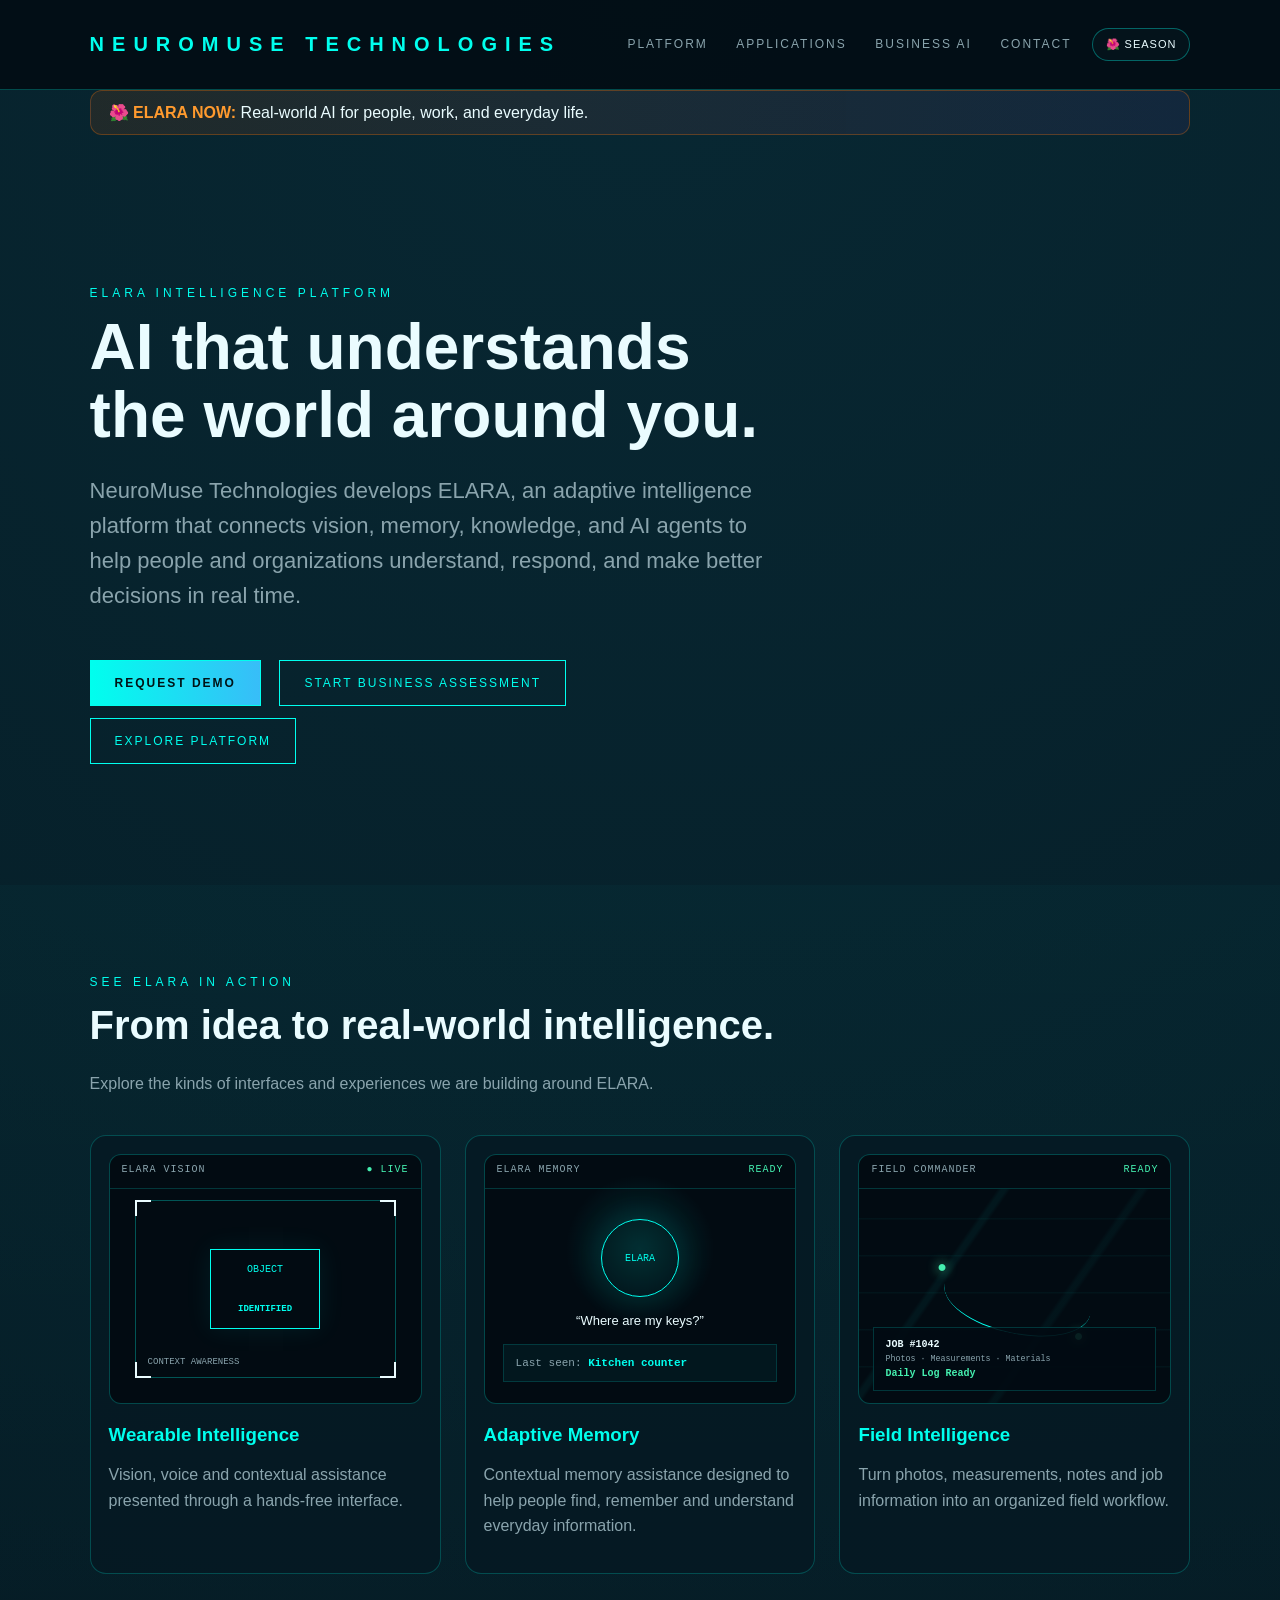
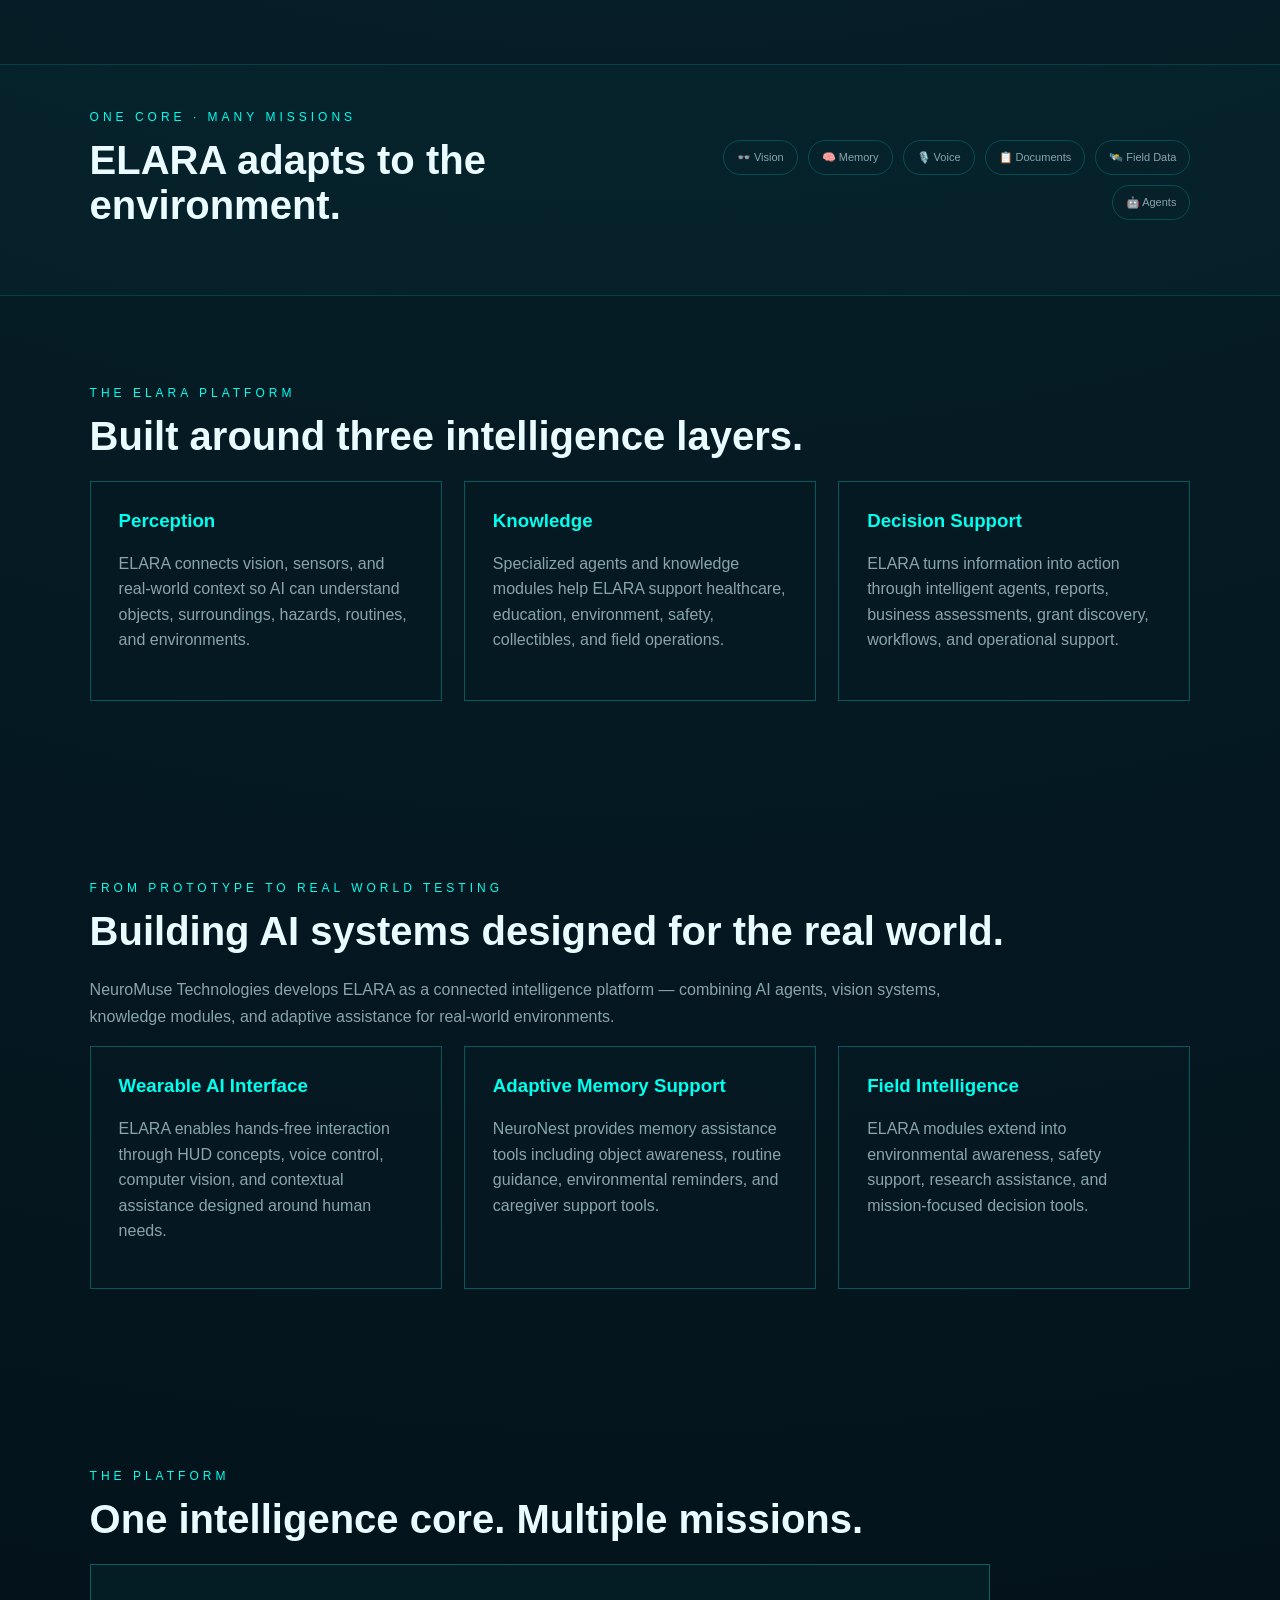
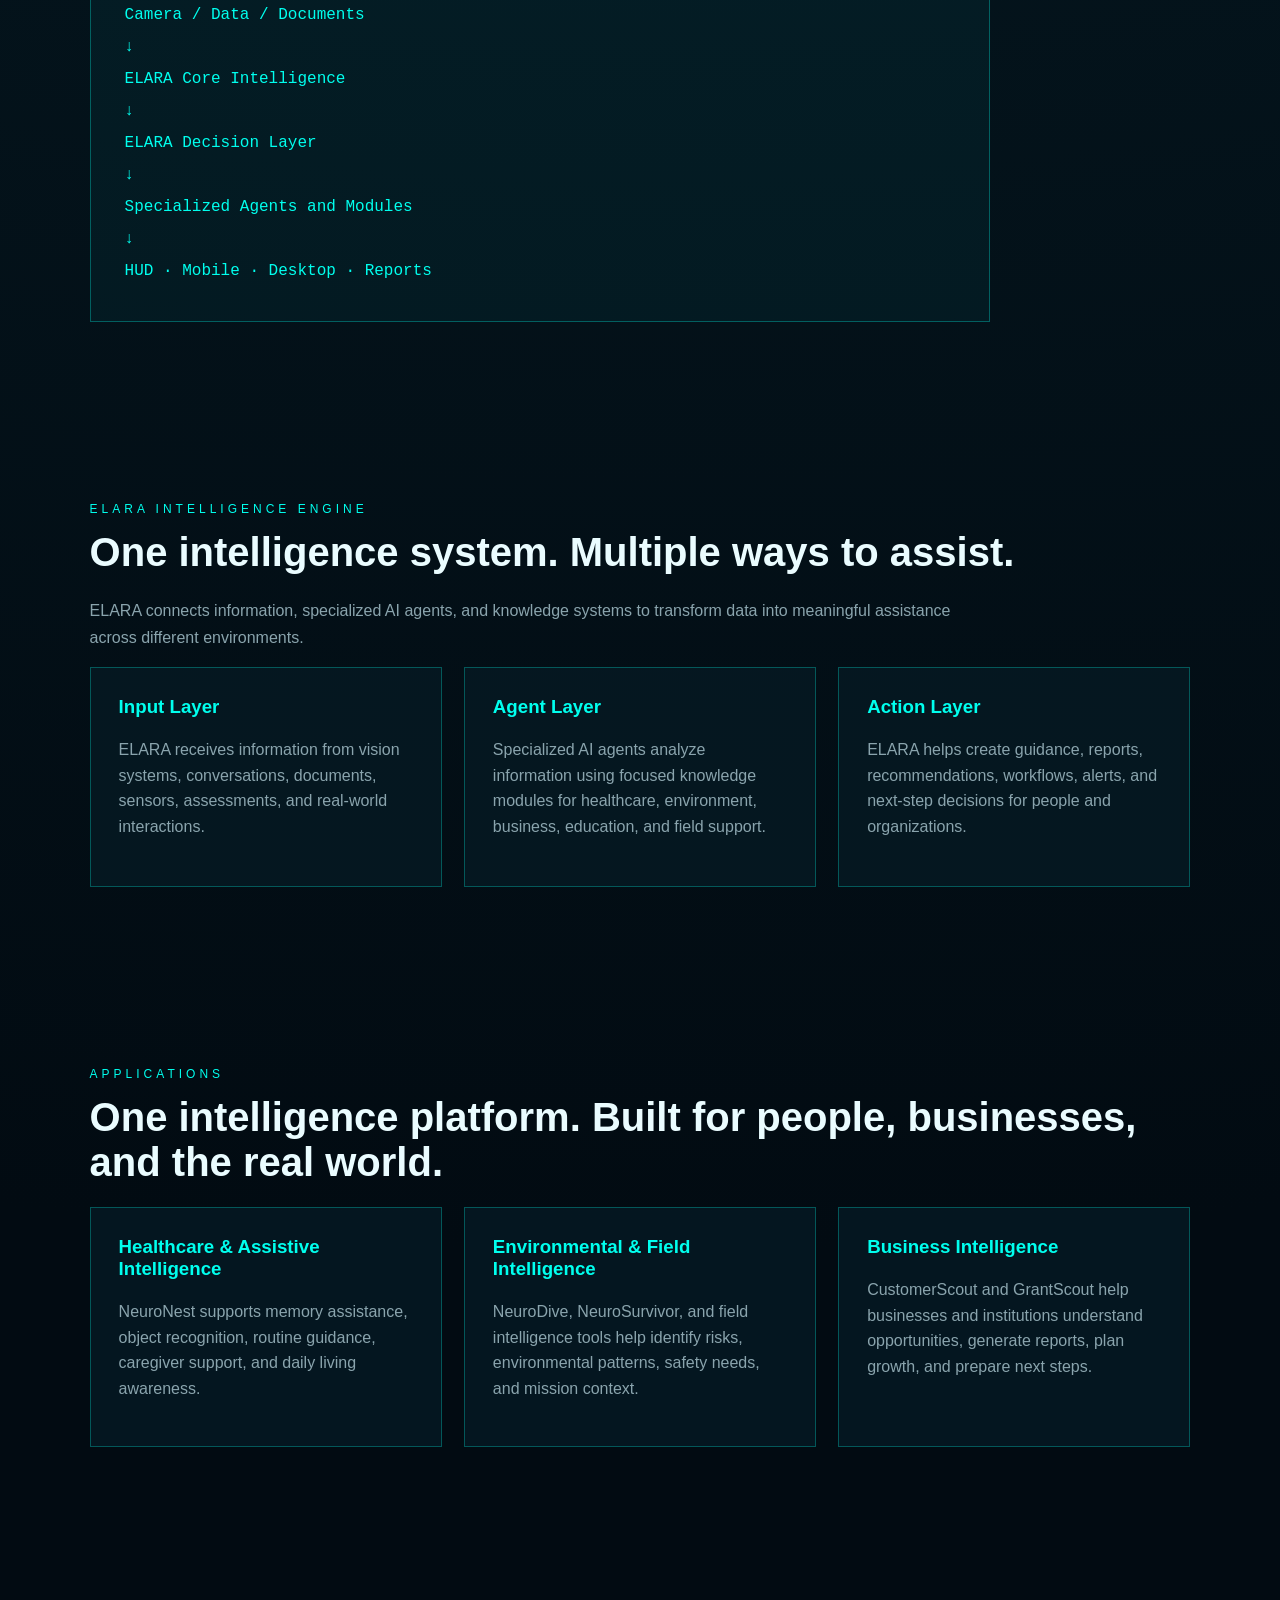
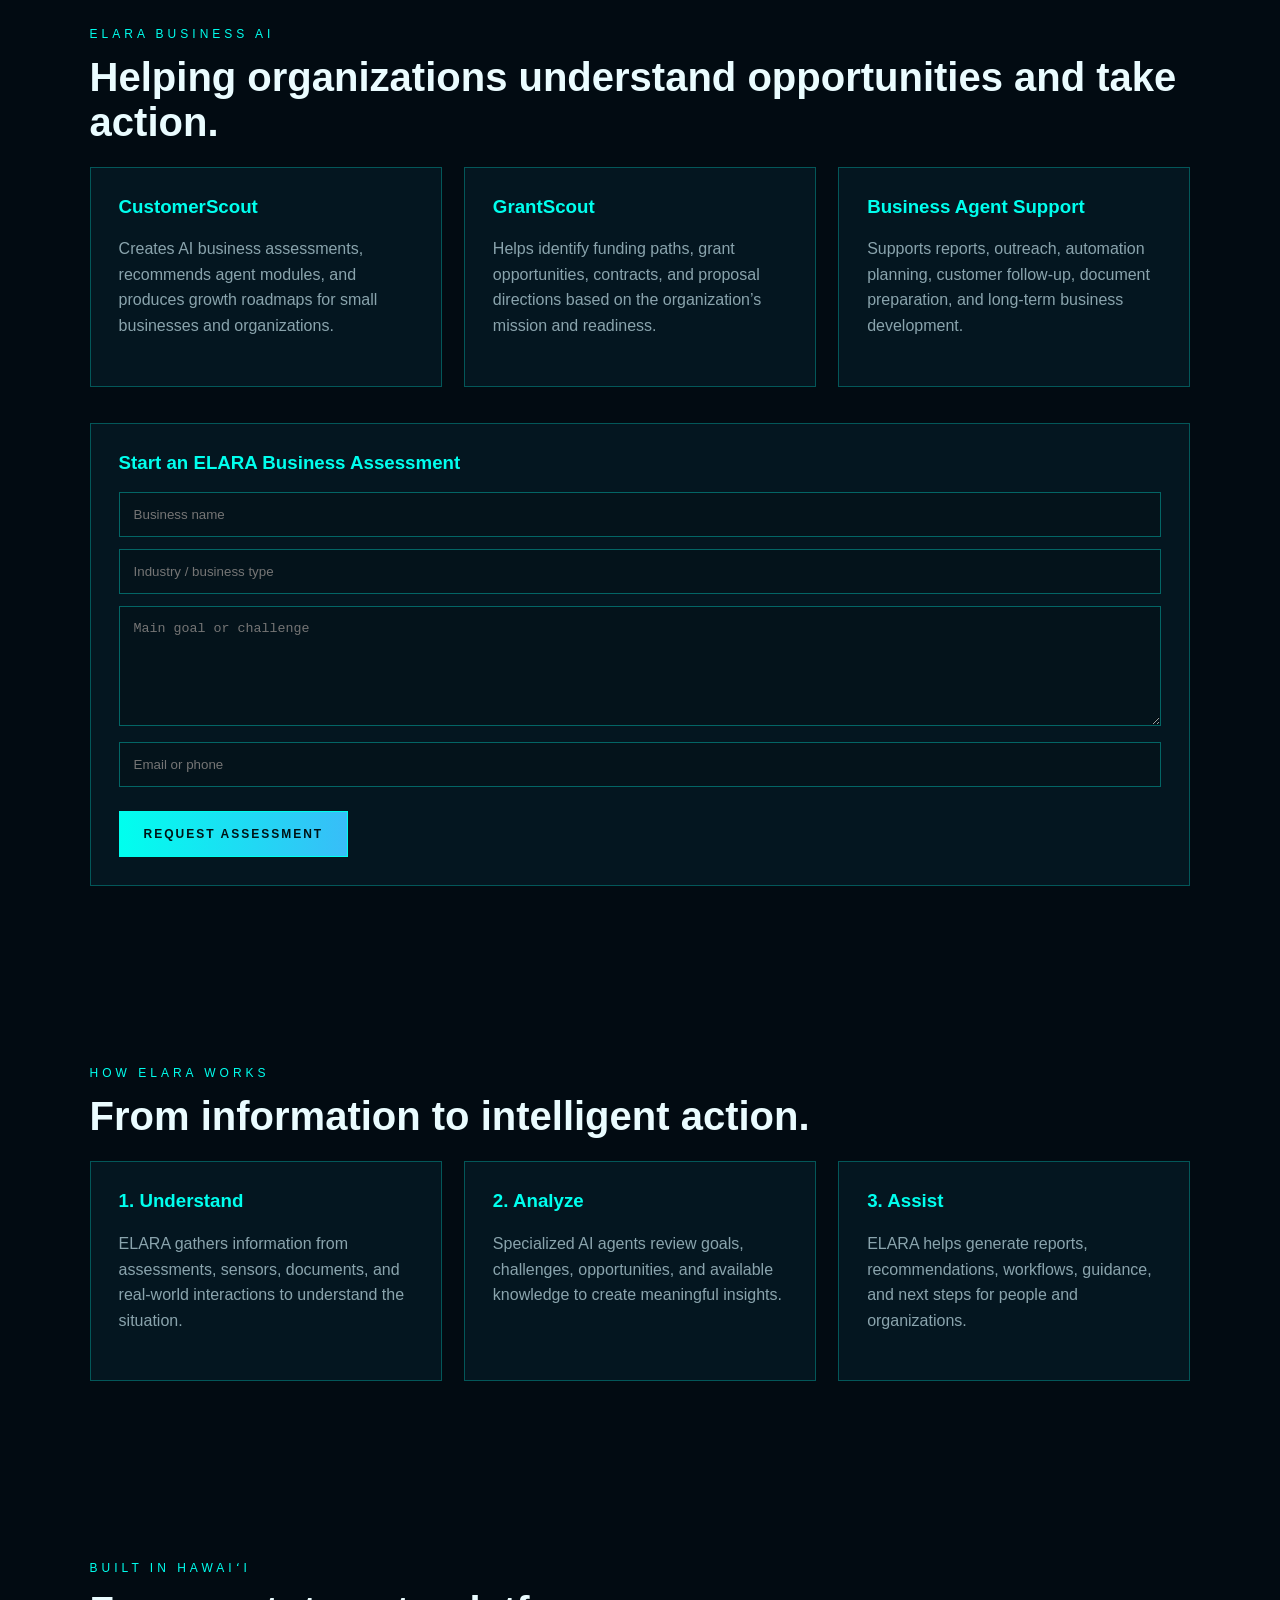
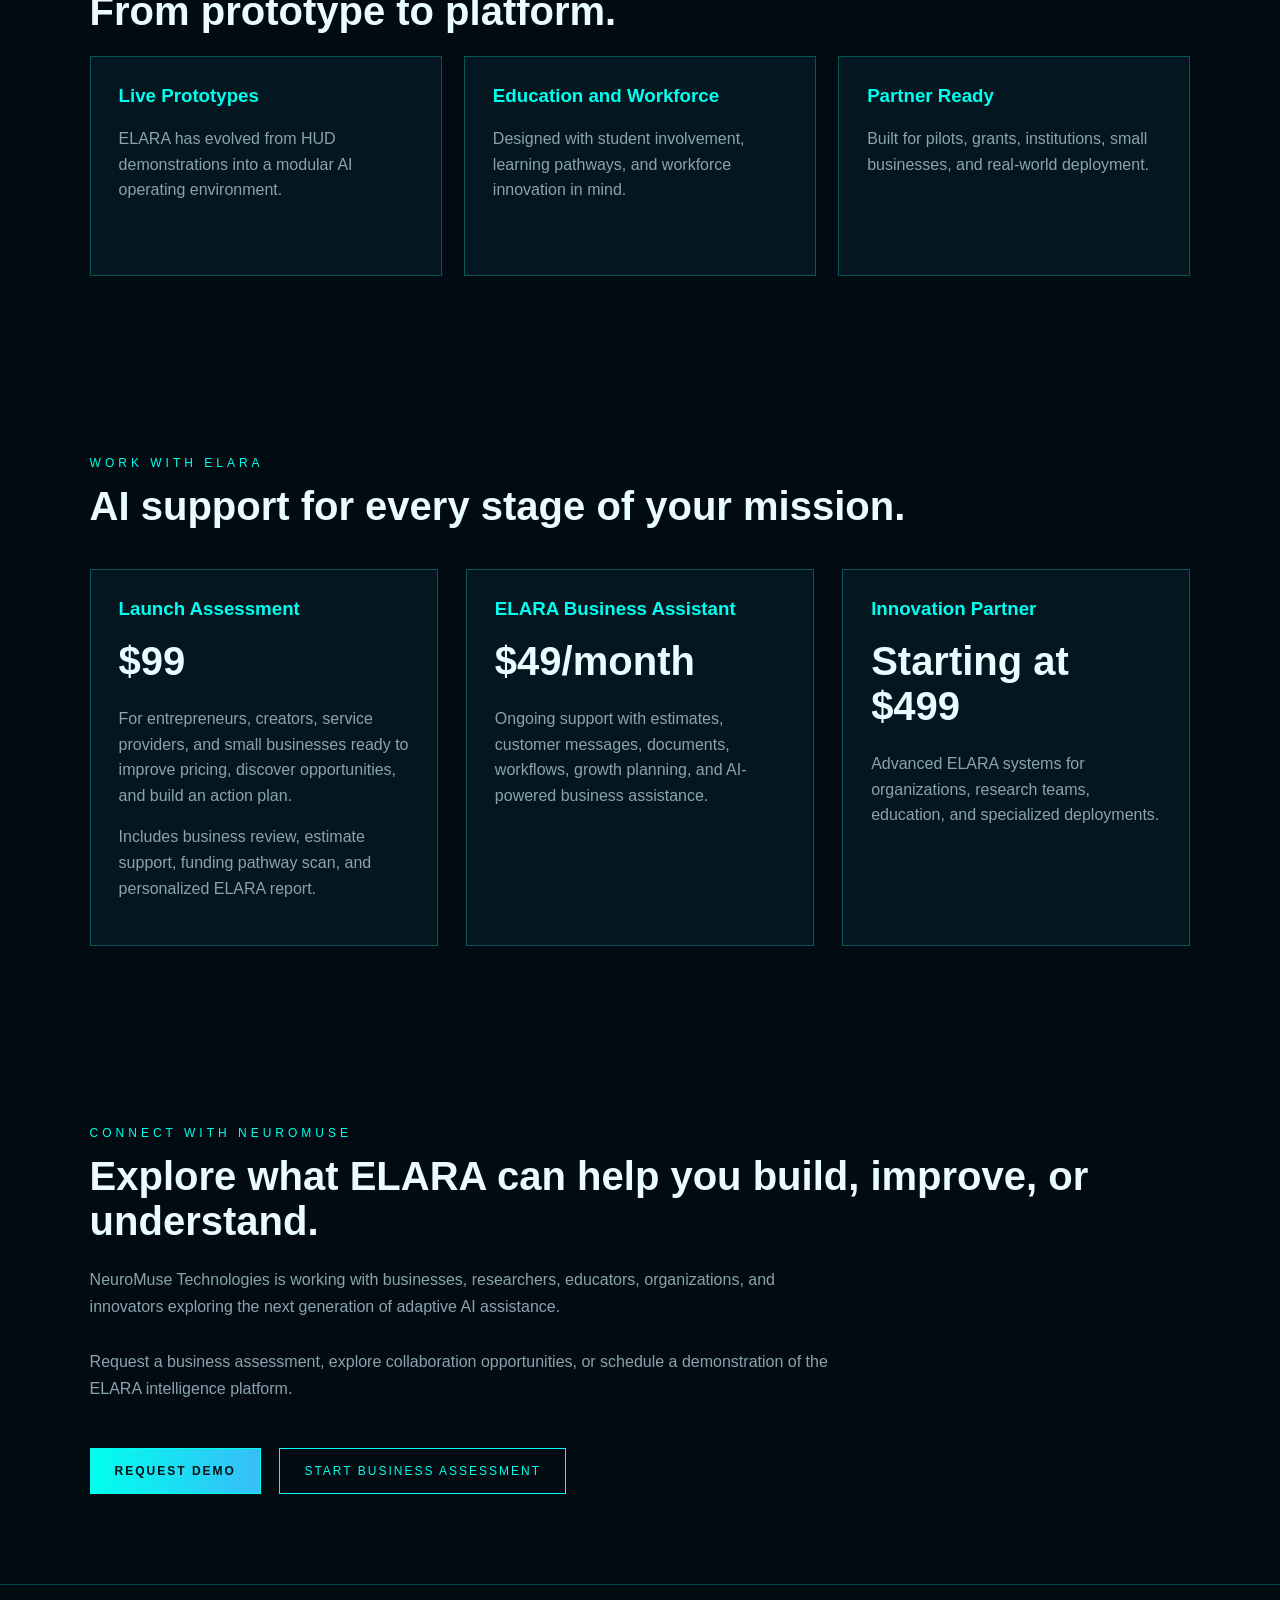
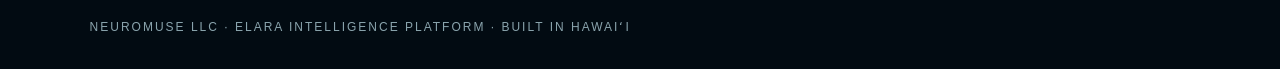
<file: index.html>
<!DOCTYPE html>
<html lang="en">
<head>
<meta charset="UTF-8">
<meta name="viewport" content="width=device-width, initial-scale=1.0">
<title>NeuroMuse | ELARA Intelligence Platform</title>

<style>
:root {
  --bg:#020b12;
  --panel:#061923;
  --line:#00ffee;
  --text:#eafcff;
  --muted:#8aa4ad;
  --accent:#00ffee;
}

* {
  box-sizing:border-box;
}

body {
  margin:0;
  background:radial-gradient(circle at top,#082833,#020b12 55%);
  color:var(--text);
  font-family:Arial, sans-serif;
}

.launch-banner {
  background: rgba(0, 255, 238, 0.08);
  border-bottom: 1px solid rgba(0, 255, 238, 0.35);
  color: var(--text);
  padding: 14px 28px;
  font-size: 14px;
  letter-spacing: 1px;
  text-align: center;
}

.launch-banner strong {
  color: var(--accent);
}

.launch-banner a {
  color: var(--accent);
  margin-left: 12px;
  font-weight: 800;
  text-decoration: none;
}
  
header {
  padding:28px 7%;
  display:flex;
  justify-content:space-between;
  align-items:center;
  border-bottom:1px solid rgba(0,255,238,.25);
  background:rgba(2,11,18,.85);
  position:sticky;
  top:0;
  z-index:10;
}

.logo {
  color:var(--accent);
  font-weight:bold;
  letter-spacing:8px;
  font-size:20px;
}

nav a {
  color:var(--muted);
  text-decoration:none;
  margin-left:24px;
  font-size:12px;
  letter-spacing:2px;
}

section {
  padding:90px 7%;
}

.hero {
  min-height:80vh;
  display:grid;
  grid-template-columns:minmax(0,1.35fr) minmax(310px,.65fr);
  gap:70px;
  align-items:center;
}
.hero-copy{position:relative;z-index:1}
.hero-console{
  position:relative;
  padding:26px;
  border:1px solid rgba(0,255,238,.28);
  border-radius:22px;
  background:linear-gradient(145deg,rgba(8,30,41,.94),rgba(3,12,20,.86));
  box-shadow:0 20px 70px rgba(0,0,0,.35),inset 0 0 45px rgba(0,255,238,.035);
  overflow:hidden;
}
.hero-console::before{
  content:"";
  position:absolute;
  inset:-45%;
  background:conic-gradient(from 180deg,transparent 0 55%,rgba(0,255,238,.10),transparent 70%);
  animation:consoleSpin 10s linear infinite;
}
.console-top,.console-row,.console-footer,.console-orb{position:relative;z-index:1}
.console-top{display:flex;justify-content:space-between;color:var(--muted);font-size:10px;letter-spacing:2px}
.pulse{color:#45f0b0;text-shadow:0 0 12px #45f0b0}
.console-orb{
  width:150px;height:150px;margin:32px auto;border-radius:50%;
  display:grid;place-items:center;
  border:1px solid rgba(0,255,238,.5);
  background:radial-gradient(circle,rgba(0,255,238,.20),rgba(0,255,238,.035) 52%,transparent 70%);
  box-shadow:0 0 45px rgba(0,255,238,.10);
  color:var(--accent);font-weight:900;letter-spacing:4px;
}
.console-row{display:flex;justify-content:space-between;padding:12px 0;border-top:1px solid rgba(0,255,238,.12);font-size:11px;letter-spacing:1.5px}
.console-row span{color:var(--muted)} .console-row b{color:#45f0b0;font-size:10px}
.console-footer{text-align:center;margin-top:16px;color:var(--accent);font-size:10px;letter-spacing:2px}
@keyframes consoleSpin{to{transform:rotate(360deg)}}
body.season-halloween .hero-console{border-color:rgba(255,138,0,.45);background:linear-gradient(145deg,rgba(30,11,20,.95),rgba(8,4,13,.92))}
body.season-halloween .console-orb{border-color:rgba(255,138,0,.65);background:radial-gradient(circle,rgba(255,138,0,.22),rgba(168,85,247,.08) 52%,transparent 70%);color:#ff9a2e;box-shadow:0 0 55px rgba(255,94,0,.12)}
body.season-halloween .console-row b{color:#ffb15c}

.hero h1 {
  font-size:64px;
  line-height:1.05;
  max-width:900px;
  margin:0 0 24px;
}

.hero p {
  font-size:22px;
  color:var(--muted);
  max-width:780px;
  line-height:1.6;
}

.buttons {
  margin-top:34px;
}

.btn {
  display:inline-block;
  padding:15px 24px;
  border:1px solid var(--line);
  color:var(--accent);
  text-decoration:none;
  letter-spacing:2px;
  font-size:12px;
  margin-right:14px;
  margin-top:12px;
}

.btn.primary {
  background:linear-gradient(90deg,#00ffee,#38bdf8);
  color:#001316;
  font-weight:bold;
}

.eyebrow {
  color:var(--accent);
  letter-spacing:4px;
  font-size:12px;
  margin-bottom:14px;
}

h2 {
  font-size:40px;
  margin:0 0 22px;
}

.grid {
  display:grid;
  grid-template-columns:repeat(auto-fit,minmax(250px,1fr));
  gap:22px;
}

.cards {
  display: grid;
  grid-template-columns: repeat(3, 1fr);
  gap: 28px;
  margin-top: 40px;
}

@media (max-width: 900px) {
  .cards {
    grid-template-columns: 1fr;
  }
}
  
.card {
  background:rgba(6,25,35,.8);
  border:1px solid rgba(0,255,238,.28);
  padding:28px;
  min-height:220px;
}

.card h3 {
  color:var(--accent);
  margin-top:0;
}

.card p, .card li {
  color:var(--muted);
  line-height:1.6;
}

.platform {
  border:1px solid rgba(0,255,238,.3);
  padding:34px;
  background:rgba(0,255,238,.04);
  max-width:900px;
}

.flow {
  font-family:monospace;
  color:var(--accent);
  line-height:2;
  font-size:16px;
}

input, textarea {
  width:100%;
  padding:14px;
  margin-bottom:12px;
  background:#04131b;
  border:1px solid rgba(0,255,238,.35);
  color:white;
}

textarea {
  min-height:120px;
}

footer {
  padding:35px 7%;
  border-top:1px solid rgba(0,255,238,.25);
  color:var(--muted);
  font-size:12px;
  letter-spacing:2px;
}

@media(max-width:900px){
  .hero{grid-template-columns:1fr;gap:35px}
  .hero-console{max-width:560px}
}
@media(max-width:700px) {
  .hero h1 {font-size:42px}
  nav {display:none}
}

/* Seasonal presentation layer */
/* Full-site seasonal presentation */
body.season-halloween::before{
  content:"";
  position:fixed;
  inset:0;
  pointer-events:none;
  z-index:20;
  background:
    radial-gradient(circle at 8% 18%,rgba(255,115,0,.09) 0 2px,transparent 3px),
    radial-gradient(circle at 91% 30%,rgba(168,85,247,.10) 0 2px,transparent 3px);
  background-size:140px 160px,190px 210px;
  mix-blend-mode:screen;
}
body.season-halloween .hero{
  position:relative;
  overflow:hidden;
  background:
    linear-gradient(90deg,rgba(2,5,12,.94) 0%,rgba(10,4,16,.70) 48%,rgba(2,11,18,.25) 100%),
    radial-gradient(circle at 78% 45%,rgba(255,94,0,.18),transparent 25%),
    radial-gradient(circle at 62% 18%,rgba(168,85,247,.20),transparent 28%);
}
body.season-halloween .hero::after{
  content:"";
  position:absolute;
  right:7%;
  top:14%;
  width:260px;
  height:260px;
  border-radius:50%;
  background:radial-gradient(circle at 35% 35%,#fff5cf 0 5%,#ffd76a 7%,#ff8a00 16%,rgba(255,94,0,.18) 48%,transparent 70%);
  opacity:.8;
  filter:blur(.2px);
}
body.season-halloween .hero > div{position:relative;z-index:1}
body.season-halloween .hero h1{
  text-shadow:0 4px 30px rgba(255,94,0,.18);
}
body.season-halloween section:nth-of-type(even){
  background:linear-gradient(180deg,rgba(255,94,0,.025),transparent);
}
body.season-halloween .card{
  transition:transform .2s ease,border-color .2s ease,box-shadow .2s ease;
}
body.season-halloween .card:hover{
  transform:translateY(-3px);
  border-color:rgba(255,138,0,.65);
  box-shadow:0 12px 35px rgba(255,94,0,.10);
}
body.season-halloween footer{
  background:rgba(0,0,0,.25);
  border-top-color:rgba(255,115,0,.35);
}

body.season-halloween{background:
 radial-gradient(circle at 15% 20%,rgba(255,94,0,.18),transparent 28%),
 radial-gradient(circle at 85% 10%,rgba(168,85,247,.18),transparent 30%),
 linear-gradient(180deg,#05020b 0%,#100713 52%,#020b12 100%);
}
body.season-halloween header{background:rgba(4,2,10,.94);border-bottom-color:rgba(255,115,0,.45)}
body.season-halloween .launch-banner{background:linear-gradient(90deg,rgba(255,94,0,.13),rgba(168,85,247,.10));border-bottom-color:rgba(255,115,0,.4)}
body.season-halloween .eyebrow{color:#ff8a00}
body.season-halloween .logo{color:#ff8a00}
body.season-halloween .btn{border-color:#ff8a00;color:#ffb15c}
body.season-halloween .btn.primary{background:linear-gradient(90deg,#ff6a00,#ffb000);color:#180900}
body.season-halloween .card{border-color:rgba(255,115,0,.32);box-shadow:0 0 24px rgba(255,90,0,.06)}
body.season-halloween .card h3{color:#ff9a2e}
body.season-halloween .platform{border-color:rgba(255,115,0,.35);background:rgba(255,115,0,.045)}
body.season-halloween .flow{color:#ff9a2e}
.season-switch{display:inline-flex;align-items:center;gap:7px;margin-left:20px;padding:9px 13px;border:1px solid rgba(0,255,238,.35);border-radius:999px;color:var(--text);background:#04131b;font-size:11px;letter-spacing:1px;cursor:pointer}
.season-switch:hover{border-color:#ff8a00;color:#ffb15c}
.season-badge{display:none;margin-left:12px;color:#ff9a2e;font-weight:800}
body.season-halloween .season-badge{display:inline}
.season-panel{margin:0 7% 30px;padding:12px 18px;border:1px solid rgba(255,115,0,.3);border-radius:12px;background:linear-gradient(90deg,rgba(255,94,0,.10),rgba(168,85,247,.07));color:#eafcff}
.season-panel strong{color:#ff9a2e}
@media(max-width:700px){.season-switch{margin:12px 0 0}.season-badge{display:none}}

.visual-showcase{background:linear-gradient(180deg,rgba(0,255,238,.025),transparent)}.showcase-lead{color:var(--muted);max-width:760px;line-height:1.7}.demo-grid{display:grid;grid-template-columns:repeat(3,1fr);gap:24px;margin-top:38px}.demo-card{background:rgba(6,25,35,.82);border:1px solid rgba(0,255,238,.22);padding:18px;border-radius:16px}.demo-card h3{color:var(--accent);margin:20px 0 8px}.demo-card p{color:var(--muted);line-height:1.6}.demo-window{height:250px;border:1px solid rgba(0,255,238,.25);border-radius:12px;overflow:hidden;background:#020b12;position:relative}.demo-bar{height:34px;padding:9px 12px;display:flex;justify-content:space-between;font:10px monospace;letter-spacing:1px;color:var(--muted);border-bottom:1px solid rgba(0,255,238,.18)}.demo-bar span:last-child{color:#45f0b0}.hud-frame{position:absolute;inset:45px 25px 25px;border:1px solid rgba(0,255,238,.3);display:grid;place-items:center}.hud-target{width:110px;height:80px;border:1px solid var(--accent);display:grid;place-items:center;text-align:center;font:10px monospace;color:var(--accent);box-shadow:0 0 25px rgba(0,255,238,.08)}.hud-target b{font-size:9px}.hud-label{position:absolute;bottom:10px;left:12px;font:9px monospace;color:var(--muted)}.hud-corner{position:absolute;width:16px;height:16px;border-color:var(--accent)}.tl{top:-1px;left:-1px;border-top:2px solid;border-left:2px solid}.tr{top:-1px;right:-1px;border-top:2px solid;border-right:2px solid}.bl{bottom:-1px;left:-1px;border-bottom:2px solid;border-left:2px solid}.br{bottom:-1px;right:-1px;border-bottom:2px solid;border-right:2px solid}.memory{background:radial-gradient(circle at 50% 38%,rgba(0,255,238,.15),transparent 34%),#020b12}.memory-orb{margin:30px auto 16px;width:78px;height:78px;border-radius:50%;display:grid;place-items:center;border:1px solid var(--accent);color:var(--accent);font:10px monospace;box-shadow:0 0 35px rgba(0,255,238,.12)}.memory-line{text-align:center;color:var(--text);font-size:13px}.memory-result{margin:16px 18px;padding:12px;background:rgba(0,255,238,.05);border:1px solid rgba(0,255,238,.15);color:var(--muted);font:11px monospace}.memory-result b{color:var(--accent)}.field-map{position:absolute;inset:34px 0 0;background:linear-gradient(125deg,transparent 0 30%,rgba(0,255,238,.05) 31% 32%,transparent 33% 60%,rgba(0,255,238,.04) 61% 62%,transparent 63%),repeating-linear-gradient(0deg,transparent 0 35px,rgba(0,255,238,.04) 36px 37px)}.map-pin{position:absolute;color:#45f0b0;text-shadow:0 0 12px #45f0b0}.p1{left:25%;top:32%}.p2{right:28%;bottom:27%}.map-route{position:absolute;left:27%;top:35%;width:48%;height:70px;border-bottom:1px solid var(--accent);transform:rotate(12deg);border-radius:50%}.field-panel{position:absolute;left:14px;right:14px;bottom:12px;padding:11px;background:rgba(2,11,18,.9);border:1px solid rgba(0,255,238,.18);display:grid;gap:4px;font:10px monospace}.field-panel small{color:var(--muted)}.field-panel strong{color:#45f0b0}.demo-strip{padding:45px 7%;display:flex;justify-content:space-between;align-items:center;gap:30px;border-top:1px solid rgba(0,255,238,.15);border-bottom:1px solid rgba(0,255,238,.15);background:rgba(0,255,238,.025)}.demo-pills{display:flex;flex-wrap:wrap;gap:10px;justify-content:flex-end}.demo-pills span{padding:10px 13px;border:1px solid rgba(0,255,238,.2);border-radius:999px;color:var(--muted);font-size:11px}.season-halloween .demo-card{border-color:rgba(255,138,0,.3)}.season-halloween .demo-card h3{color:#ff9a2e}.season-halloween .demo-strip{border-color:rgba(255,138,0,.2)}
@media(max-width:900px){.demo-grid{grid-template-columns:1fr 1fr}.demo-strip{display:block}.demo-pills{justify-content:flex-start;margin-top:20px}}@media(max-width:650px){.demo-grid{grid-template-columns:1fr}.demo-window{height:230px}}
</style>
</head>

<body>

<header>
  <div class="logo">NEUROMUSE TECHNOLOGIES</div>
  <nav>
    <a href="#platform">PLATFORM</a>
    <a href="#applications">APPLICATIONS</a>
    <a href="#business">BUSINESS AI</a>
    <a href="#contact">CONTACT</a><button class="season-switch" id="seasonSwitch" type="button">🎃 SEASON <span class="season-badge">HALLOWEEN</span></button>
  </nav>
</header>

<div class="season-panel" id="seasonPanel" aria-live="polite"><strong>🌺 ELARA NOW:</strong> Real-world AI for people, work, and everyday life.</div>


  
<section class="hero">
  <div class="hero-copy">
    <div class="eyebrow" id="heroEyebrow">ELARA INTELLIGENCE PLATFORM</div>
    <h1 id="heroTitle">AI that understands the world around you.</h1>
    <p id="heroText">
      NeuroMuse Technologies develops ELARA, an adaptive intelligence platform that connects vision,
      memory, knowledge, and AI agents to help people and organizations understand, respond, and
      make better decisions in real time.
    </p>

    <div class="buttons">
      <a class="btn primary" href="#contact">REQUEST DEMO</a>
<a class="btn" href="mailto:jesse@neuromusehq.com?subject=ELARA Founder Assessment Request&body=Hello NeuroMuse,%0D%0A%0D%0AI would like to request an ELARA Business Assessment.%0D%0A%0D%0ABusiness Name:%0D%0AIndustry / Business Type:%0D%0ALocation:%0D%0A%0D%0AAre you:%0D%0A[ ] Veteran%0D%0A[ ] Military Family%0D%0A[ ] Small Business%0D%0A[ ] Startup%0D%0A[ ] Nonprofit%0D%0A%0D%0ACurrent challenge:%0D%0A(customers, funding, marketing, growth, operations, contracts, permits, inventory, etc.)%0D%0A%0D%0AWhat would you like ELARA to help improve?%0D%0A%0D%0AThank you.">START BUSINESS ASSESSMENT</a>      <a class="btn" href="#platform">EXPLORE PLATFORM</a>
    </div>
  </div>
</section>

 <section id="visuals" class="visual-showcase">
  <div class="eyebrow">SEE ELARA IN ACTION</div>
  <h2>From idea to real-world intelligence.</h2>
  <p class="showcase-lead">Explore the kinds of interfaces and experiences we are building around ELARA.</p>
  <div class="demo-grid">
    <div class="demo-card">
      <div class="demo-window wearable">
        <div class="demo-bar"><span>ELARA VISION</span><span>● LIVE</span></div>
        <div class="hud-frame"><span class="hud-corner tl"></span><span class="hud-corner tr"></span><span class="hud-corner bl"></span><span class="hud-corner br"></span><div class="hud-target">OBJECT<br><b>IDENTIFIED</b></div><div class="hud-label">CONTEXT AWARENESS</div></div>
      </div>
      <h3>Wearable Intelligence</h3><p>Vision, voice and contextual assistance presented through a hands-free interface.</p>
    </div>
    <div class="demo-card">
      <div class="demo-window memory">
        <div class="demo-bar"><span>ELARA MEMORY</span><span>READY</span></div>
        <div class="memory-orb">ELARA</div>
        <div class="memory-line">“Where are my keys?”</div>
        <div class="memory-result">Last seen: <b>Kitchen counter</b></div>
      </div>
      <h3>Adaptive Memory</h3><p>Contextual memory assistance designed to help people find, remember and understand everyday information.</p>
    </div>
    <div class="demo-card">
      <div class="demo-window field">
        <div class="demo-bar"><span>FIELD COMMANDER</span><span>READY</span></div>
        <div class="field-map"><span class="map-pin p1">●</span><span class="map-pin p2">●</span><span class="map-route"></span><div class="field-panel"><b>JOB #1042</b><small>Photos · Measurements · Materials</small><strong>Daily Log Ready</strong></div></div>
      </div>
      <h3>Field Intelligence</h3><p>Turn photos, measurements, notes and job information into an organized field workflow.</p>
    </div>
  </div>
</section>

<section class="demo-strip">
  <div><div class="eyebrow">ONE CORE · MANY MISSIONS</div><h2>ELARA adapts to the environment.</h2></div>
  <div class="demo-pills"><span>👓 Vision</span><span>🧠 Memory</span><span>🎙️ Voice</span><span>📋 Documents</span><span>🛰️ Field Data</span><span>🤖 Agents</span></div>
</section>

<section id="pillars">
  <div class="eyebrow">THE ELARA PLATFORM</div>
  <h2>Built around three intelligence layers.</h2>

  <div class="grid">
    <div class="card">
      <h3>Perception</h3>
      <p>
        ELARA connects vision, sensors, and real-world context so AI can understand
        objects, surroundings, hazards, routines, and environments.
      </p>
    </div>

    <div class="card">
      <h3>Knowledge</h3>
      <p>
        Specialized agents and knowledge modules help ELARA support healthcare,
        education, environment, safety, collectibles, and field operations.
      </p>
    </div>

    <div class="card">
      <h3>Decision Support</h3>
      <p>
        ELARA turns information into action through intelligent agents, reports, 
        business assessments, grant discovery, workflows, and operational support.
      </p>
    </div>
  </div>
</section>

<section id="prototype">
  <div class="eyebrow">FROM PROTOTYPE TO REAL WORLD TESTING</div>

  <h2>Building AI systems designed for the real world.</h2>

  <p style="color:var(--muted); max-width:900px; line-height:1.7;">
    NeuroMuse Technologies develops ELARA as a connected intelligence platform —
    combining AI agents, vision systems, knowledge modules, and adaptive assistance
    for real-world environments.
  </p>

  <div class="grid">

    <div class="card">
      <h3>Wearable AI Interface</h3>
      <p>
        ELARA enables hands-free interaction through HUD concepts, voice control,
        computer vision, and contextual assistance designed around human needs.
      </p>
    </div>


    <div class="card">
      <h3>Adaptive Memory Support</h3>
      <p>
        NeuroNest provides memory assistance tools including object awareness,
        routine guidance, environmental reminders, and caregiver support tools.
      </p>
    </div>


    <div class="card">
      <h3>Field Intelligence</h3>
      <p>
        ELARA modules extend into environmental awareness, safety support,
        research assistance, and mission-focused decision tools.
      </p>
    </div>

  </div>
</section>
  
<section id="platform">
  <div class="eyebrow">THE PLATFORM</div>
  <h2>One intelligence core. Multiple missions.</h2>

  <div class="platform">
    <div class="flow">
      Camera / Data / Documents<br>
      ↓<br>
      ELARA Core Intelligence<br>
      ↓<br>
      ELARA Decision Layer<br>
      ↓<br>
      Specialized Agents and Modules<br>
      ↓<br>
      HUD · Mobile · Desktop · Reports
    </div>
  </div>
</section>

<section id="engine">
  <div class="eyebrow">ELARA INTELLIGENCE ENGINE</div>

  <h2>One intelligence system. Multiple ways to assist.</h2>

  <p style="color:var(--muted); max-width:900px; line-height:1.7;">
    ELARA connects information, specialized AI agents, and knowledge systems
    to transform data into meaningful assistance across different environments.
  </p>

  <div class="grid">

    <div class="card">
      <h3>Input Layer</h3>
      <p>
        ELARA receives information from vision systems, conversations,
        documents, sensors, assessments, and real-world interactions.
      </p>
    </div>


    <div class="card">
      <h3>Agent Layer</h3>
      <p>
        Specialized AI agents analyze information using focused knowledge
        modules for healthcare, environment, business, education, and field support.
      </p>
    </div>


    <div class="card">
      <h3>Action Layer</h3>
      <p>
        ELARA helps create guidance, reports, recommendations, workflows,
        alerts, and next-step decisions for people and organizations.
      </p>
    </div>

  </div>
</section>
  
<section id="applications">
  <div class="eyebrow">APPLICATIONS</div>
<h2>One intelligence platform. Built for people, businesses, and the real world.</h2> 
  <div class="grid">
    <div class="card">
    <h3>Healthcare & Assistive Intelligence</h3>      
      <p>
        NeuroNest supports memory assistance, object recognition, routine guidance,
        caregiver support, and daily living awareness.
      </p>
    </div>

    <div class="card">
      <h3>Environmental & Field Intelligence</h3>
      <p>
        NeuroDive, NeuroSurvivor, and field intelligence tools help identify risks,
        environmental patterns, safety needs, and mission context.
      </p>
    </div>

    <div class="card">
      <h3>Business Intelligence</h3>
      <p>
        CustomerScout and GrantScout help businesses and institutions understand
        opportunities, generate reports, plan growth, and prepare next steps.
      </p>
    </div>
  </div>
</section>

<section id="business">
  <div class="eyebrow">ELARA BUSINESS AI</div>
  <h2>Helping organizations understand opportunities and take action.</h2>

  <div class="grid">
    <div class="card">
      <h3>CustomerScout</h3>
      <p>
        Creates AI business assessments, recommends agent modules, and produces
        growth roadmaps for small businesses and organizations.
      </p>
    </div>

    <div class="card">
      <h3>GrantScout</h3>
      <p>
        Helps identify funding paths, grant opportunities, contracts, and proposal
        directions based on the organization’s mission and readiness.
      </p>
    </div>

    <div class="card">
      <h3>Business Agent Support</h3>
      <p>
        Supports reports, outreach, automation planning, customer follow-up,
        document preparation, and long-term business development.
      </p>
    </div>
  </div>

  <br><br>

  <div class="card">
    <h3>Start an ELARA Business Assessment</h3>
    <input id="bizName" placeholder="Business name">
    <input id="bizIndustry" placeholder="Industry / business type">
    <textarea id="bizGoal" placeholder="Main goal or challenge"></textarea>
    <input id="bizContact" placeholder="Email or phone">

    <a class="btn primary" href="javascript:void(0)" onclick="sendAssessment()">REQUEST ASSESSMENT</a>
  </div>
</section>

<section id="workflow">

  <div class="eyebrow">HOW ELARA WORKS</div>

  <h2>From information to intelligent action.</h2>

  <div class="grid">

    <div class="card">
      <h3>1. Understand</h3>
      <p>
        ELARA gathers information from assessments, sensors, documents,
        and real-world interactions to understand the situation.
      </p>
    </div>


    <div class="card">
      <h3>2. Analyze</h3>
      <p>
        Specialized AI agents review goals, challenges, opportunities,
        and available knowledge to create meaningful insights.
      </p>
    </div>


    <div class="card">
      <h3>3. Assist</h3>
      <p>
        ELARA helps generate reports, recommendations, workflows,
        guidance, and next steps for people and organizations.
      </p>
    </div>

  </div>

</section>
  
<section>
  <div class="eyebrow">BUILT IN HAWAIʻI</div>
  <h2>From prototype to platform.</h2>

  <div class="grid">
    <div class="card">
      <h3>Live Prototypes</h3>
      <p>ELARA has evolved from HUD demonstrations into a modular AI operating environment.</p>
    </div>

    <div class="card">
      <h3>Education and Workforce</h3>
      <p>Designed with student involvement, learning pathways, and workforce innovation in mind.</p>
    </div>

    <div class="card">
      <h3>Partner Ready</h3>
      <p>Built for pilots, grants, institutions, small businesses, and real-world deployment.</p>
    </div>
  </div>
</section>

<section id="pricing">
  <div class="eyebrow">WORK WITH ELARA</div>

  <h2>AI support for every stage of your mission.</h2>

  <div class="cards">

    <div class="card">
      <h3>Launch Assessment</h3>
      <h2>$99</h2>
      <p>
        For entrepreneurs, creators, service providers, and small
        businesses ready to improve pricing, discover opportunities, and build an action plan.
      </p>
      <p>
        Includes business review, estimate support, funding pathway scan,
        and personalized ELARA report.
      </p>
    </div>

    <div class="card">
      <h3>ELARA Business Assistant</h3>
      <h2>$49/month</h2>
      <p>
        Ongoing support with estimates, customer messages, documents, workflows, 
        growth planning, and AI-powered business assistance.
      </p>
    </div>

    <div class="card">
      <h3>Innovation Partner</h3>
      <h2>Starting at $499</h2>
      <p>
        Advanced ELARA systems for organizations, research teams,
        education, and specialized deployments.
      </p>
    </div>

  </div>
</section>

<section id="contact">

  <div class="eyebrow">CONNECT WITH NEUROMUSE</div>

  <h2>Explore what ELARA can help you build, improve, or understand.</h2>

  <p style="color:var(--muted);max-width:760px;line-height:1.7;">
    NeuroMuse Technologies is working with businesses, researchers,
    educators, organizations, and innovators exploring the next generation
    of adaptive AI assistance.
    <br><br>
    Request a business assessment, explore collaboration opportunities,
    or schedule a demonstration of the ELARA intelligence platform.
  </p>


  <div class="buttons">

    <a class="btn primary"
       href="mailto:info@neuromusehq.com?subject=ELARA Demo Request">
       REQUEST DEMO
    </a>


<a class="btn" href="mailto:clients@neuromusehq.com?subject=ELARA%20Business%20Assessment%20Request">START BUSINESS ASSESSMENT</a>
  </div>

</section>

<footer>
  NEUROMUSE LLC · ELARA INTELLIGENCE PLATFORM · BUILT IN HAWAIʻI
</footer>

<script>
function sendAssessment() {
  const business = document.getElementById("bizName").value.trim();
  const industry = document.getElementById("bizIndustry").value.trim();
  const goal = document.getElementById("bizGoal").value.trim();
  const contact = document.getElementById("bizContact").value.trim();

  if (!business || !industry || !contact) {
    alert("Please enter business name, industry, and contact.");
    return;
  }

  const subject = "ELARA Business Assessment Request";
  const body =
    "Business: " + business + "%0D%0A" +
    "Industry: " + industry + "%0D%0A" +
    "Goal: " + goal + "%0D%0A" +
    "Contact: " + contact;

  window.location.href =
    "mailto:clients@neuromusehq.com?subject=" +
    encodeURIComponent(subject) +
    "&body=" + encodeURIComponent(
      "Business: " + business + "\n" +
      "Industry: " + industry + "\n" +
      "Goal: " + goal + "\n" +
      "Contact: " + contact
    );
}

function applySeason() {
  const month = new Date().getMonth() + 1;
  const halloween = month === 9 || month === 10; // launch the October seasonal experience early
  document.body.classList.toggle("season-halloween", halloween);

  const panel = document.getElementById("seasonPanel");
  const eyebrow = document.getElementById("heroEyebrow");
  const title = document.getElementById("heroTitle");
  const text = document.getElementById("heroText");
  const switcher = document.getElementById("seasonSwitch");

  if (halloween) {
    panel.innerHTML = "<strong>🎃 OCTOBER SEASON:</strong> A seasonal NeuroMuse experience — while ELARA, our privacy-first intelligence platform, stays at the center.";
    eyebrow.textContent = "ELARA INTELLIGENCE PLATFORM · OCTOBER";
    title.textContent = "Real-world AI. Spooky-good solutions.";
    text.textContent = "NeuroMuse Technologies develops ELARA, an adaptive intelligence platform connecting vision, memory, knowledge, and AI agents to help people and organizations understand, respond, and make better decisions—with a seasonal October experience.";
    switcher.innerHTML = "🎃 SEASON <span class='season-badge'>HALLOWEEN</span>";
  } else {
    panel.innerHTML = "<strong>🌺 ELARA NOW:</strong> Real-world AI for people, work, and everyday life.";
    eyebrow.textContent = "ELARA INTELLIGENCE PLATFORM";
    title.textContent = "AI that understands the world around you.";
    text.textContent = "NeuroMuse Technologies develops ELARA, an adaptive intelligence platform that connects vision, memory, knowledge, and AI agents to help people and organizations understand, respond, and make better decisions in real time.";
    switcher.innerHTML = "🌺 SEASON <span class='season-badge'>CURRENT</span>";
  }
}
document.getElementById("seasonSwitch").addEventListener("click", () => {
  document.body.classList.toggle("season-halloween");
  const on = document.body.classList.contains("season-halloween");
  document.getElementById("seasonPanel").innerHTML = on
    ? "<strong>🎃 PREVIEW:</strong> October seasonal presentation is enabled. The ELARA platform and content remain unchanged."
    : "<strong>🌺 ELARA NOW:</strong> Real-world AI for people, work, and everyday life.";
});
applySeason();
</script>

</body>
</html>
</file>
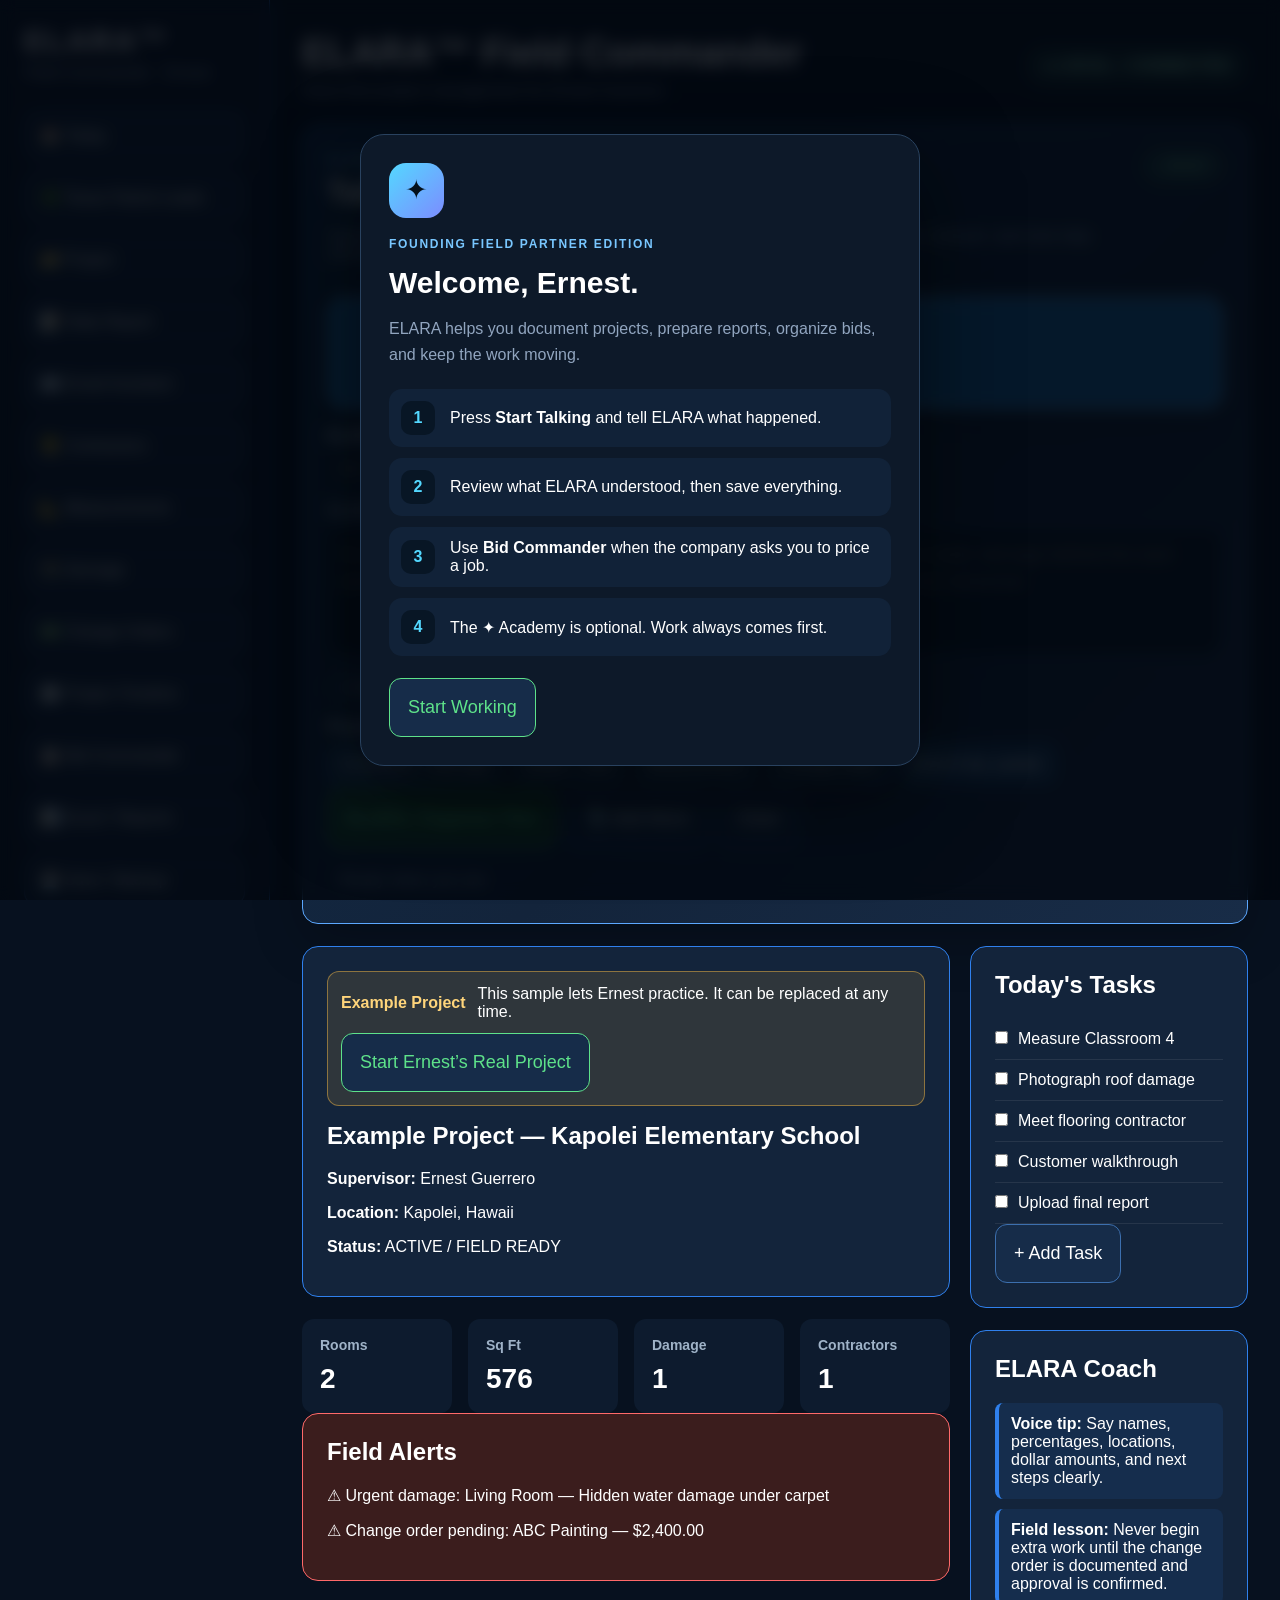
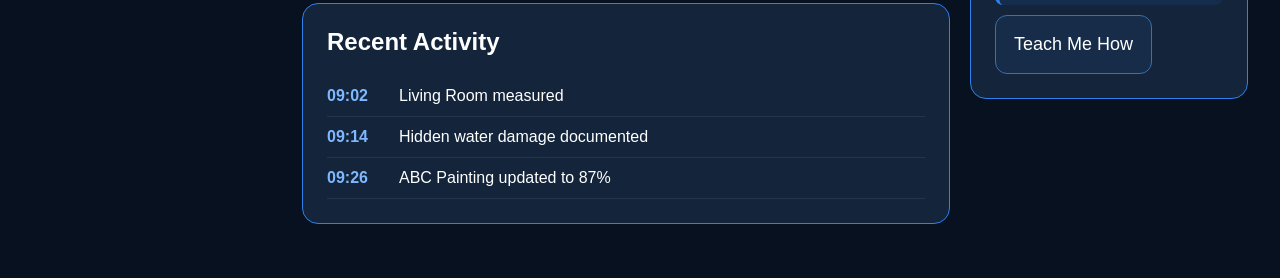
<file: field-commander/index.html>
<!DOCTYPE html>
<html lang="en">
<head>
  <meta charset="UTF-8">
  <meta name="viewport" content="width=device-width, initial-scale=1.0">
  <meta name="theme-color" content="#07111f">
  <meta name="description" content="Voice-first construction field operations and bid preparation with ELARA.">
  <meta name="application-name" content="ELARA Field Commander">
  <meta name="apple-mobile-web-app-capable" content="yes">
  <meta name="apple-mobile-web-app-status-bar-style" content="black-translucent">
  <meta name="apple-mobile-web-app-title" content="ELARA Field">
  <link rel="manifest" href="manifest.webmanifest">
  <link rel="apple-touch-icon" href="icons/apple-touch-icon.png">
  <link rel="icon" type="image/png" sizes="192x192" href="icons/icon-192.png">
  <title>ELARA Field Commander | Ernest</title>
  <link rel="stylesheet" href="style.css">
</head>
<body>
  <div class="app">
    <aside class="sidebar">
      <div class="brand">ELARA™</div>
      <div class="subtitle">Field Commander · Ernest</div>
      <button onclick="loadPage('dashboard')">🏠 Today</button>
      <button onclick="loadPage('leads')">🌿 Texas Patriot Leads</button>
      <button onclick="loadPage('projects')">📁 Project</button>
      <button onclick="loadPage('daily')">📝 Daily Report</button>
      <button onclick="loadPage('email')">✉️ Email Assistant</button>
      <button onclick="loadPage('contractors')">👷 Contractors</button>
      <button onclick="loadPage('measurements')">📐 Measurements</button>
      <button onclick="loadPage('damage')">📸 Damage</button>
      <button onclick="loadPage('changeorders')">💵 Change Orders</button>
      <button onclick="loadPage('timeline')">🕒 Project Timeline</button>
      <button onclick="openBidCommander()">📋 Bid Commander</button>
      <button onclick="loadPage('reports')">📊 Excel / Reports</button>
      <button onclick="loadPage('backup')">💾 Save / Backup</button>
      <button onclick="openAcademy()">✦ ELARA Academy</button>
      <button onclick="loadPage('suggestions')">💡 Ideas for ELARA</button>
      <button id="installAppButton" onclick="installELARA()">📱 Install ELARA</button>
      <button onclick="loadPage('help')">❓ How to Use</button>
    </aside>
    <main class="main">
      <header class="topbar">
        <div><h1>ELARA™ Field Commander</h1><p>Voice-first project management for Ernest Guerrero</p></div>
        <div id="connectionStatus" class="status-pill">● LOCAL MODE</div>
      </header>
      <div id="updateBanner" class="update-banner hidden">
        <span>A new ELARA update is ready.</span>
        <button onclick="applyELARAUpdate()">Update Now</button>
      </div>
      <section id="content"></section>
    </main>
  </div>
  <script src="timeline_engine.js"></script>
  <script src="timeline_search.js"></script>
  <script src="timeline_summary.js"></script>
  <script src="timeline_export.js"></script>
  <script src="app.js"></script>
  <script src="install.js"></script>

  <div id="welcomeWizard" class="modal-backdrop hidden">
    <div class="welcome-modal">
      <div class="welcome-spark">✦</div>
      <span class="eyebrow">FOUNDING FIELD PARTNER EDITION</span>
      <h2>Welcome, Ernest.</h2>
      <p>ELARA helps you document projects, prepare reports, organize bids, and keep the work moving.</p>
      <div class="welcome-steps">
        <div><b>1</b><span>Press <strong>Start Talking</strong> and tell ELARA what happened.</span></div>
        <div><b>2</b><span>Review what ELARA understood, then save everything.</span></div>
        <div><b>3</b><span>Use <strong>Bid Commander</strong> when the company asks you to price a job.</span></div>
        <div><b>4</b><span>The ✦ Academy is optional. Work always comes first.</span></div>
      </div>
      <button class="action-btn success-btn" onclick="finishWelcome()">Start Working</button>
    </div>
  </div>

  <div id="installHelp" class="modal-backdrop hidden">
    <div class="welcome-modal">
      <div class="welcome-spark">📱</div>
      <h2>Install ELARA</h2>
      <div id="installPlatformText">
        <p><b>iPhone/iPad:</b> Open this page in Safari, tap Share, then tap <b>Add to Home Screen</b>.</p>
        <p><b>Android:</b> Open this page in Chrome, open the browser menu, then tap <b>Install app</b> or <b>Add to Home screen</b>.</p>
      </div>
      <button class="action-btn success-btn" onclick="closeInstallHelp()">Got It</button>
    </div>
  </div>
</body>
</html>
</file>
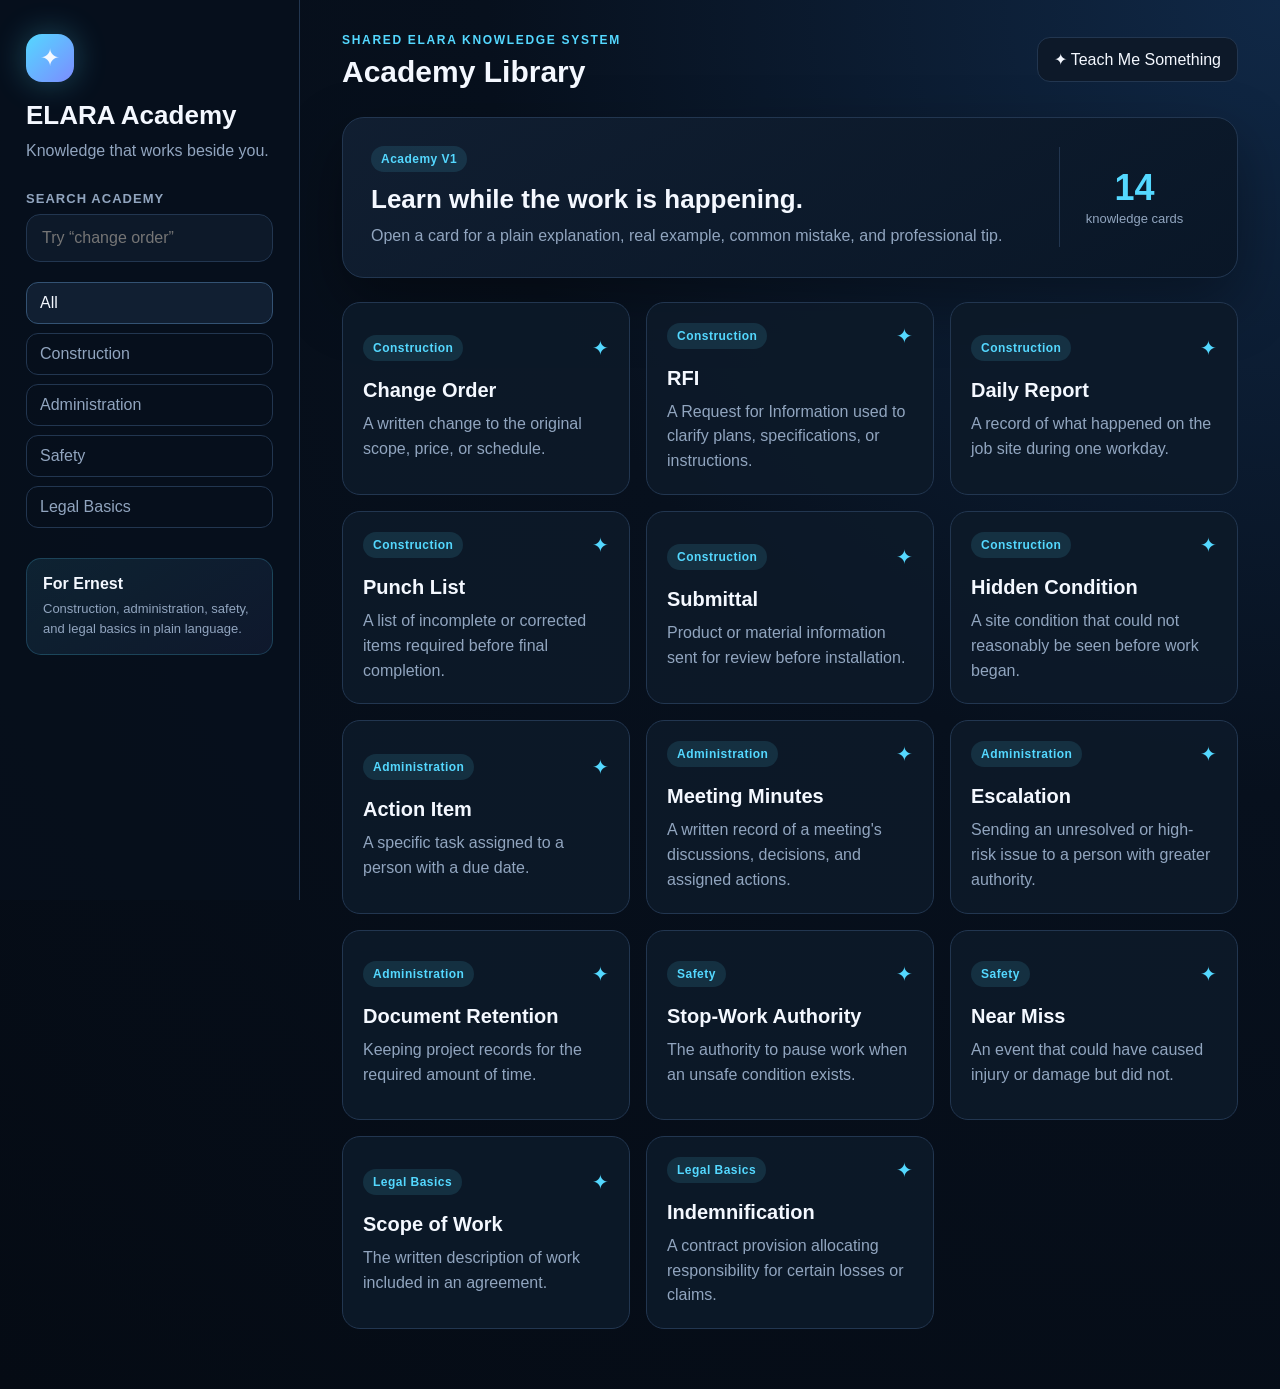
<file: field-commander/academy/index.html>
<!DOCTYPE html>
<html lang="en">
<head>
  <meta charset="UTF-8">
  <meta name="viewport" content="width=device-width, initial-scale=1.0">
  <title>ELARA Academy</title>
  <link rel="stylesheet" href="academy.css">
</head>
<body>
  <div class="app-shell">
    <aside class="sidebar">
      <div class="brand-mark">✦</div>
      <div>
        <h1>ELARA Academy</h1>
        <p>Knowledge that works beside you.</p>
      </div>

      <label class="search-label" for="searchInput">Search Academy</label>
      <input id="searchInput" class="search" type="search" placeholder="Try “change order”">

      <div id="categoryFilters" class="filters"></div>

      <div class="side-note">
        <strong>For Ernest</strong>
        <span>Construction, administration, safety, and legal basics in plain language.</span>
      </div>
    </aside>

    <main class="main">
      <header class="topbar">
        <div>
          <span class="eyebrow">SHARED ELARA KNOWLEDGE SYSTEM</span>
          <h2 id="pageTitle">Academy Library</h2>
        </div>
        <button class="secondary-btn" id="randomLessonBtn">✦ Teach Me Something</button>
      </header>

      <section id="libraryView">
        <div class="welcome-card">
          <div>
            <span class="pill">Academy V1</span>
            <h3>Learn while the work is happening.</h3>
            <p>Open a card for a plain explanation, real example, common mistake, and professional tip.</p>
          </div>
          <div class="welcome-stat">
            <strong id="cardCount">14</strong>
            <span>knowledge cards</span>
          </div>
        </div>
        <div id="cardGrid" class="card-grid"></div>
      </section>

      <section id="lessonView" class="lesson-view hidden">
        <button id="backBtn" class="back-btn">← Back to Academy</button>

        <article class="lesson-card">
          <div class="lesson-header">
            <div>
              <span id="lessonCategory" class="pill"></span>
              <h2 id="lessonTerm"></h2>
              <p id="lessonShort" class="lesson-short"></p>
            </div>
            <button id="readBtn" class="voice-btn">🔊 Read Aloud</button>
          </div>

          <div class="lesson-sections">
            <section>
              <span class="section-icon">01</span>
              <div><h3>What it is</h3><p id="lessonWhat"></p></div>
            </section>
            <section>
              <span class="section-icon">02</span>
              <div><h3>Why it matters</h3><p id="lessonWhy"></p></div>
            </section>
            <section>
              <span class="section-icon">03</span>
              <div><h3>Real example</h3><p id="lessonExample"></p></div>
            </section>
            <section class="warning-section">
              <span class="section-icon">!</span>
              <div><h3>Common mistake</h3><p id="lessonMistake"></p></div>
            </section>
            <section class="tip-section">
              <span class="section-icon">✦</span>
              <div><h3>ELARA professional tip</h3><p id="lessonTip"></p></div>
            </section>
          </div>

          <div class="related-box">
            <h3>Related topics</h3>
            <div id="relatedTerms" class="related-terms"></div>
          </div>

          <div id="legalNote" class="legal-note hidden"></div>

          <div class="lesson-actions">
            <button id="previousBtn" class="secondary-btn">← Previous</button>
            <button id="markLearnedBtn" class="primary-btn">✓ Mark as Learned</button>
            <button id="nextBtn" class="secondary-btn">Next →</button>
          </div>
        </article>
      </section>
    </main>
  </div>

  <script src="academy_data.js"></script>
  <script src="academy.js"></script>
</body>
</html>
</file>
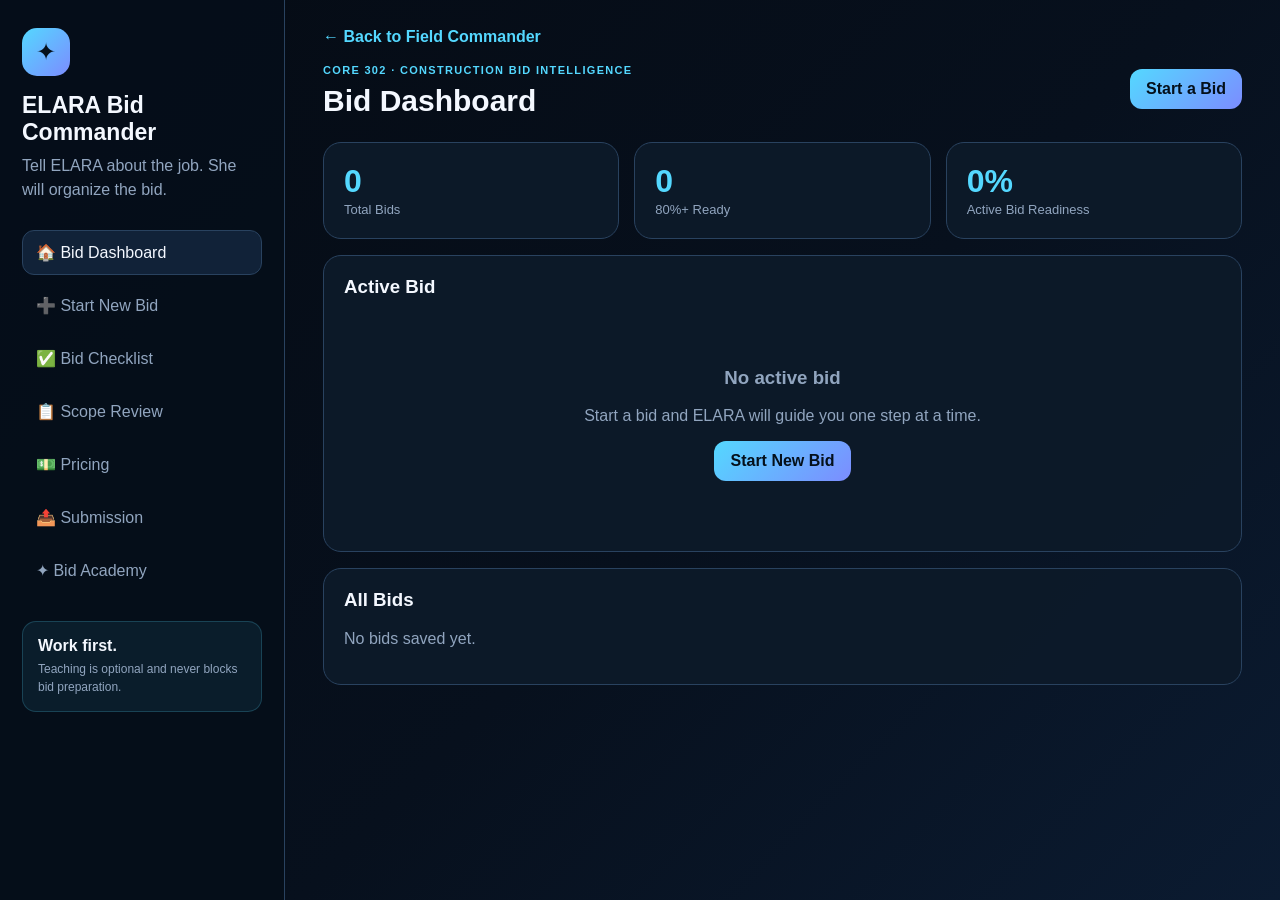
<file: field-commander/bid-commander/index.html>
<!DOCTYPE html>
<html lang="en">
<head>
  <meta charset="UTF-8">
  <meta name="viewport" content="width=device-width, initial-scale=1.0">
  <title>ELARA Bid Commander</title>
  <link rel="stylesheet" href="style.css">
</head>
<body>
  <div class="app-shell">
    <aside class="sidebar">
      <div class="brand">✦</div>
      <h1>ELARA Bid Commander</h1>
      <p>Tell ELARA about the job. She will organize the bid.</p>

      <button class="nav active" data-page="dashboard">🏠 Bid Dashboard</button>
      <button class="nav" data-page="newbid">➕ Start New Bid</button>
      <button class="nav" data-page="checklist">✅ Bid Checklist</button>
      <button class="nav" data-page="scope">📋 Scope Review</button>
      <button class="nav" data-page="pricing">💵 Pricing</button>
      <button class="nav" data-page="submission">📤 Submission</button>
      <button class="nav" data-page="academy">✦ Bid Academy</button>

      <div class="sidebar-note">
        <strong>Work first.</strong>
        <span>Teaching is optional and never blocks bid preparation.</span>
      </div>
    </aside>

    <main>
      <div style="margin-bottom:14px">
        <a href="../index.html" style="display:inline-flex;align-items:center;gap:8px;color:#54d8ff;text-decoration:none;font-weight:700">← Back to Field Commander</a>
      </div>
      <header class="topbar">
        <div>
          <span class="eyebrow">CORE 302 · CONSTRUCTION BID INTELLIGENCE</span>
          <h2 id="pageTitle">Bid Dashboard</h2>
        </div>
        <button class="primary" onclick="showPage('newbid')">Start a Bid</button>
      </header>

      <section id="content"></section>
    </main>
  </div>

  <script src="bid_engine.js"></script>
  <script src="bid_scoring.js"></script>
  <script src="bid_export.js"></script>
  <script src="app.js"></script>
</body>
</html>
</file>
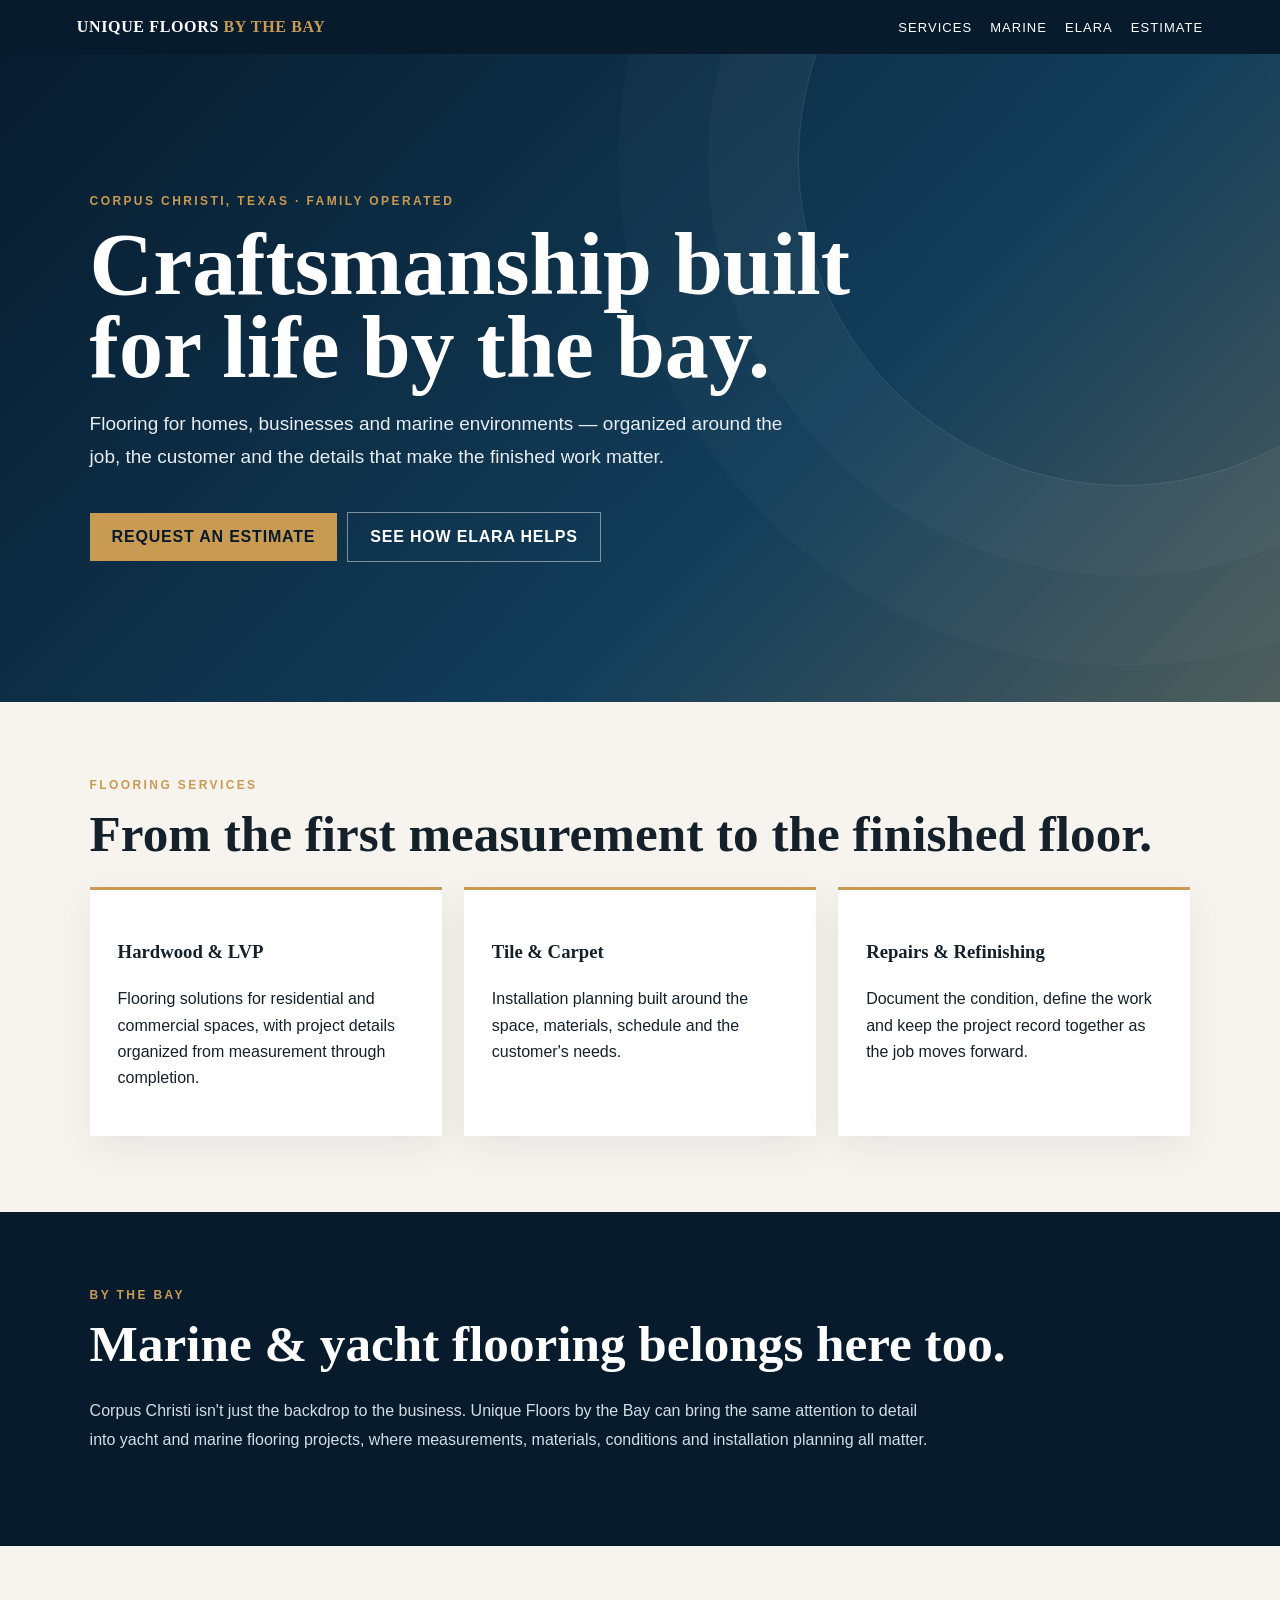
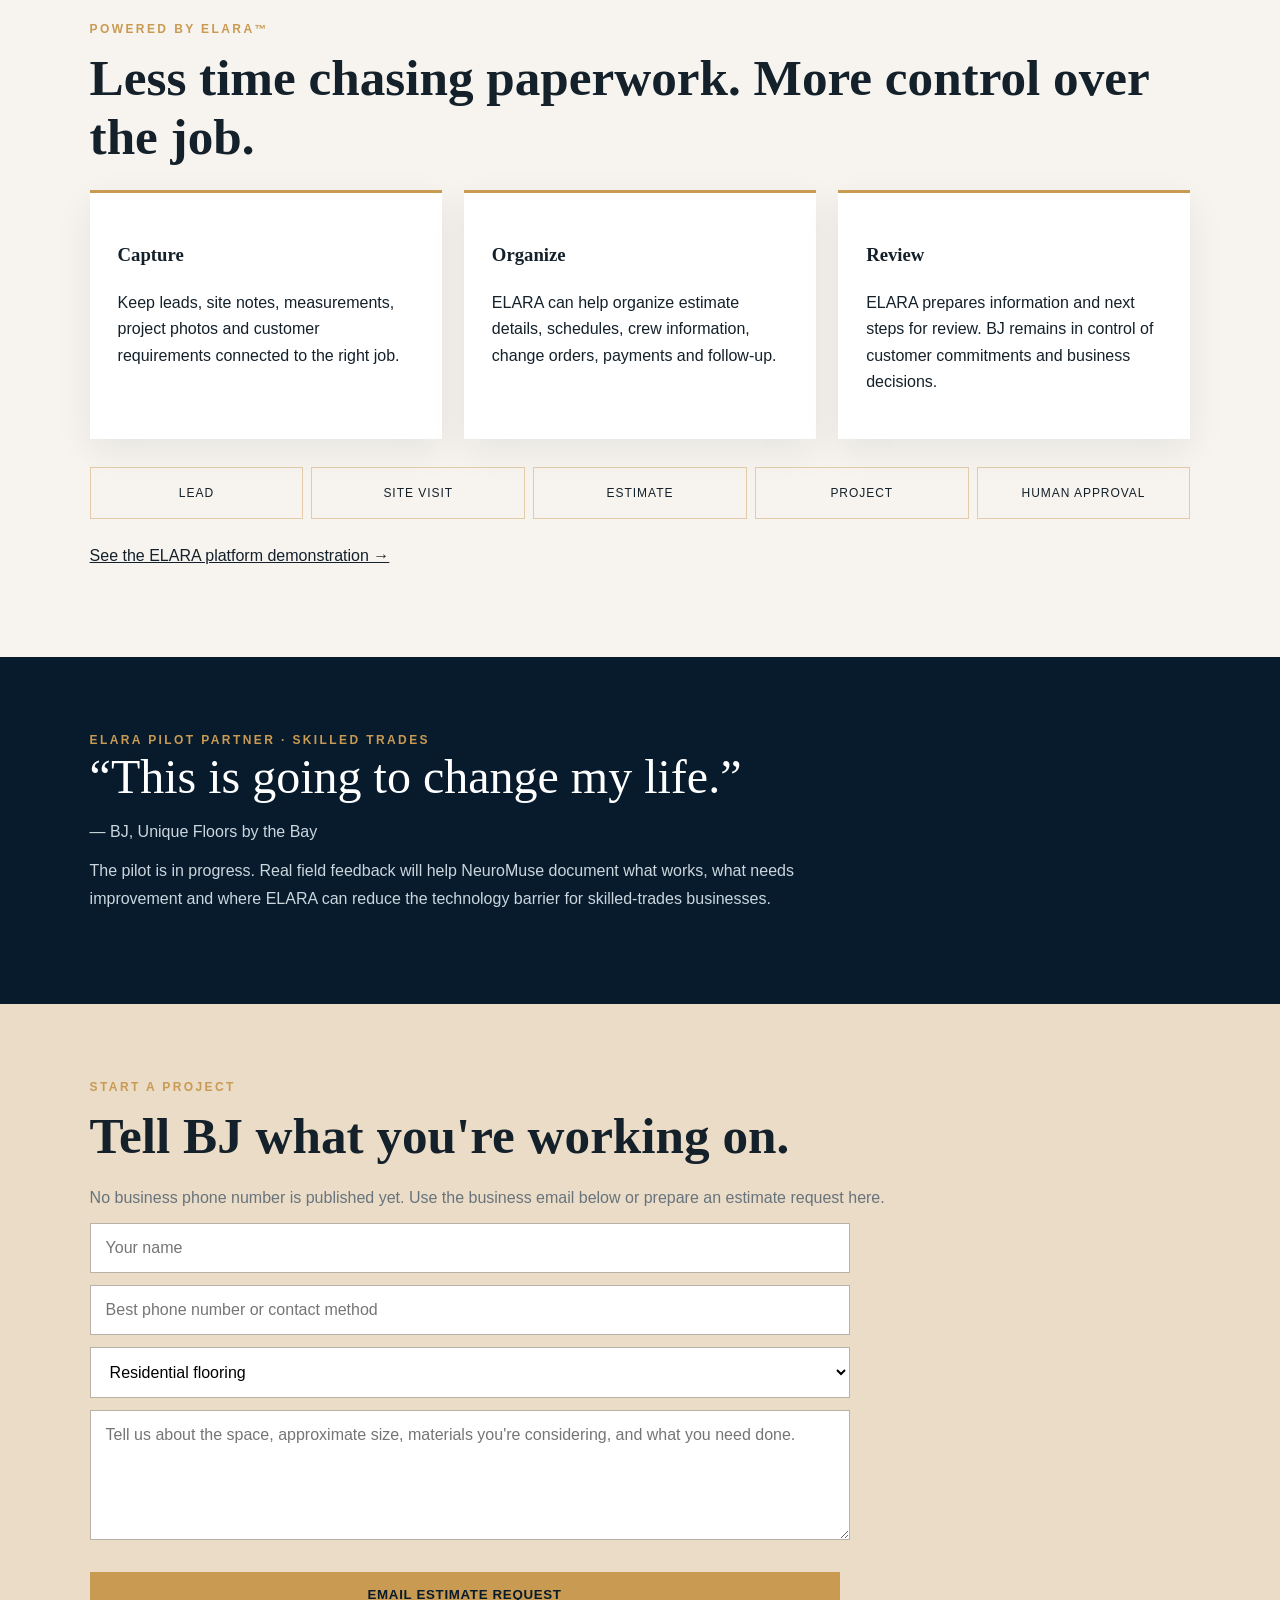
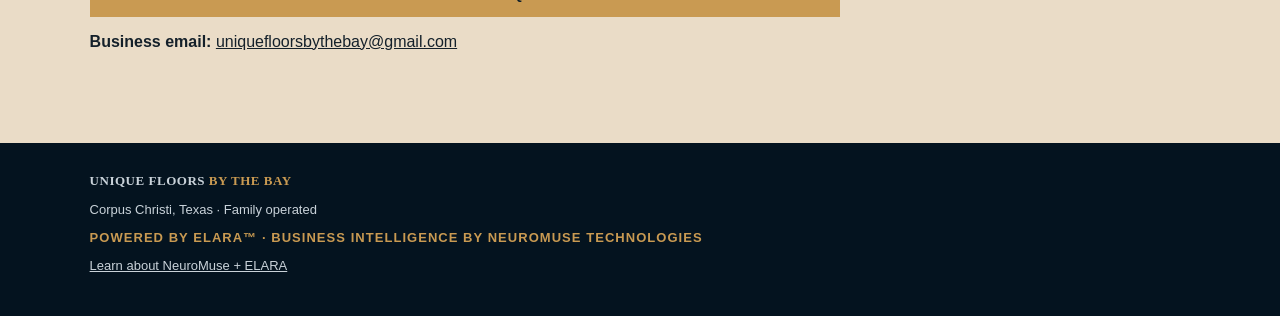
<file: partners/unique-floors-by-the-bay/index.html>
<!doctype html>
<html lang="en"><head><meta charset="utf-8"><meta name="viewport" content="width=device-width,initial-scale=1">
<title>Unique Floors by the Bay | Corpus Christi, TX</title>
<meta name="description" content="Unique Floors by the Bay — flooring and marine flooring craftsmanship in Corpus Christi, Texas. An ELARA Pilot Partner.">
<style>
:root{--navy:#071b2d;--blue:#123d5a;--gold:#c99a52;--sand:#eadcc7;--white:#fff;--ink:#14202a}
*{box-sizing:border-box}html{scroll-behavior:smooth}body{margin:0;font-family:Arial,Helvetica,sans-serif;color:var(--ink);background:#f7f4ef}a{color:inherit}
header{background:var(--navy);color:#fff;padding:18px 6%;display:flex;justify-content:space-between;align-items:center;gap:20px;position:sticky;top:0;z-index:5}
.brand{font-family:Georgia,serif;font-weight:700;letter-spacing:.04em}.brand span{color:var(--gold)}
nav a{margin-left:18px;text-decoration:none;font-size:13px;letter-spacing:.08em}
.hero{min-height:72vh;padding:90px 7%;display:grid;align-items:center;background:linear-gradient(135deg,#071b2d 0%,#123d5a 62%,#d1a460 180%);color:white;position:relative;overflow:hidden}
.hero:after{content:"";position:absolute;width:650px;height:650px;border:1px solid rgba(255,255,255,.12);border-radius:50%;right:-170px;top:-220px;box-shadow:0 0 0 90px rgba(255,255,255,.025),0 0 0 180px rgba(255,255,255,.02)}
.eyebrow{color:var(--gold);font-size:12px;font-weight:800;letter-spacing:.2em;text-transform:uppercase}
h1{font-family:Georgia,serif;font-size:clamp(46px,7vw,88px);line-height:.94;margin:16px 0;max-width:850px}h2{font-family:Georgia,serif;font-size:clamp(32px,4vw,52px);margin:12px 0 24px}h3{font-family:Georgia,serif}
.hero p{max-width:720px;font-size:19px;line-height:1.7;color:#e7edf1}.btn{display:inline-block;margin:20px 10px 0 0;padding:15px 22px;background:var(--gold);color:#081b2b;text-decoration:none;font-weight:800;letter-spacing:.05em;border:0;cursor:pointer}.btn.alt{background:transparent;border:1px solid rgba(255,255,255,.45);color:white}
section{padding:76px 7%}.grid{display:grid;grid-template-columns:repeat(3,1fr);gap:22px}.card{background:white;padding:28px;border-top:3px solid var(--gold);box-shadow:0 12px 35px rgba(7,27,45,.07);line-height:1.65}.dark{background:var(--navy);color:white}.dark .card{background:#0d2940;color:white;box-shadow:none}.muted{color:#68737c}.workflow{display:grid;grid-template-columns:repeat(5,1fr);gap:8px;margin-top:28px}.step{padding:18px 12px;border:1px solid rgba(201,154,82,.45);text-align:center;font-size:12px;letter-spacing:.08em}.quote{font-family:Georgia,serif;font-size:clamp(30px,4vw,48px);line-height:1.25;max-width:900px}.contact{background:var(--sand)}form{max-width:760px;display:grid;gap:12px}input,textarea,select{width:100%;padding:15px;border:1px solid #b8b1a7;background:white;font:inherit}textarea{min-height:130px}footer{background:#04131f;color:#c9d2d9;padding:30px 7%;font-size:13px}.powered{color:var(--gold);font-weight:800;letter-spacing:.08em}
@media(max-width:800px){header{align-items:flex-start;flex-direction:column}nav a{margin:0 14px 0 0}.grid,.workflow{grid-template-columns:1fr}.hero{min-height:auto;padding-top:70px}}
</style></head><body>
<header><div class="brand">UNIQUE FLOORS <span>BY THE BAY</span></div><nav><a href="#services">SERVICES</a><a href="#marine">MARINE</a><a href="#elara">ELARA</a><a href="#estimate">ESTIMATE</a></nav></header>
<section class="hero"><div><div class="eyebrow">Corpus Christi, Texas · Family Operated</div><h1>Craftsmanship built for life by the bay.</h1><p>Flooring for homes, businesses and marine environments — organized around the job, the customer and the details that make the finished work matter.</p><a class="btn" href="#estimate">REQUEST AN ESTIMATE</a><a class="btn alt" href="#elara">SEE HOW ELARA HELPS</a></div></section>
<section id="services"><div class="eyebrow">Flooring Services</div><h2>From the first measurement to the finished floor.</h2><div class="grid">
<div class="card"><h3>Hardwood & LVP</h3><p>Flooring solutions for residential and commercial spaces, with project details organized from measurement through completion.</p></div>
<div class="card"><h3>Tile & Carpet</h3><p>Installation planning built around the space, materials, schedule and the customer's needs.</p></div>
<div class="card"><h3>Repairs & Refinishing</h3><p>Document the condition, define the work and keep the project record together as the job moves forward.</p></div>
</div></section>
<section id="marine" class="dark"><div class="eyebrow">By the Bay</div><h2>Marine & yacht flooring belongs here too.</h2><p style="max-width:850px;line-height:1.8;color:#d2dde5">Corpus Christi isn't just the backdrop to the business. Unique Floors by the Bay can bring the same attention to detail into yacht and marine flooring projects, where measurements, materials, conditions and installation planning all matter.</p></section>
<section id="elara"><div class="eyebrow">Powered by ELARA™</div><h2>Less time chasing paperwork. More control over the job.</h2><div class="grid">
<div class="card"><h3>Capture</h3><p>Keep leads, site notes, measurements, project photos and customer requirements connected to the right job.</p></div>
<div class="card"><h3>Organize</h3><p>ELARA can help organize estimate details, schedules, crew information, change orders, payments and follow-up.</p></div>
<div class="card"><h3>Review</h3><p>ELARA prepares information and next steps for review. BJ remains in control of customer commitments and business decisions.</p></div>
</div><div class="workflow"><div class="step">LEAD</div><div class="step">SITE VISIT</div><div class="step">ESTIMATE</div><div class="step">PROJECT</div><div class="step">HUMAN APPROVAL</div></div>
<p style="margin-top:28px"><a href="../../preview/elara/#demos">See the ELARA platform demonstration →</a></p></section>
<section class="dark"><div class="eyebrow">ELARA Pilot Partner · Skilled Trades</div><div class="quote">“This is going to change my life.”</div><p style="color:#cbd6dd">— BJ, Unique Floors by the Bay</p><p style="max-width:800px;color:#cbd6dd;line-height:1.7">The pilot is in progress. Real field feedback will help NeuroMuse document what works, what needs improvement and where ELARA can reduce the technology barrier for skilled-trades businesses.</p></section>
<section id="estimate" class="contact"><div class="eyebrow">Start a Project</div><h2>Tell BJ what you're working on.</h2><p class="muted">No business phone number is published yet. Use the business email below or prepare an estimate request here.</p>
<form onsubmit="sendEstimate(event)">
<input id="name" required placeholder="Your name"><input id="contact" required placeholder="Best phone number or contact method"><select id="type"><option>Residential flooring</option><option>Commercial flooring</option><option>Yacht / marine flooring</option><option>Repair / refinishing</option><option>Other project</option></select><textarea id="details" required placeholder="Tell us about the space, approximate size, materials you're considering, and what you need done."></textarea><button class="btn" type="submit">EMAIL ESTIMATE REQUEST</button></form>
<p><strong>Business email:</strong> <a href="mailto:uniquefloorsbythebay@gmail.com">uniquefloorsbythebay@gmail.com</a></p></section>
<footer><div class="brand">UNIQUE FLOORS <span>BY THE BAY</span></div><p>Corpus Christi, Texas · Family operated</p><p class="powered">POWERED BY ELARA™ · BUSINESS INTELLIGENCE BY NEUROMUSE TECHNOLOGIES</p><p><a href="../../preview/elara/">Learn about NeuroMuse + ELARA</a></p></footer>
<script>function sendEstimate(e){e.preventDefault();const subject=encodeURIComponent("Unique Floors Estimate Request — "+document.getElementById("name").value);const body=encodeURIComponent("Name: "+document.getElementById("name").value+"\nBest contact: "+document.getElementById("contact").value+"\nProject type: "+document.getElementById("type").value+"\n\nProject details:\n"+document.getElementById("details").value);location.href="mailto:uniquefloorsbythebay@gmail.com?subject="+subject+"&body="+body}</script>
</body></html>
</file>
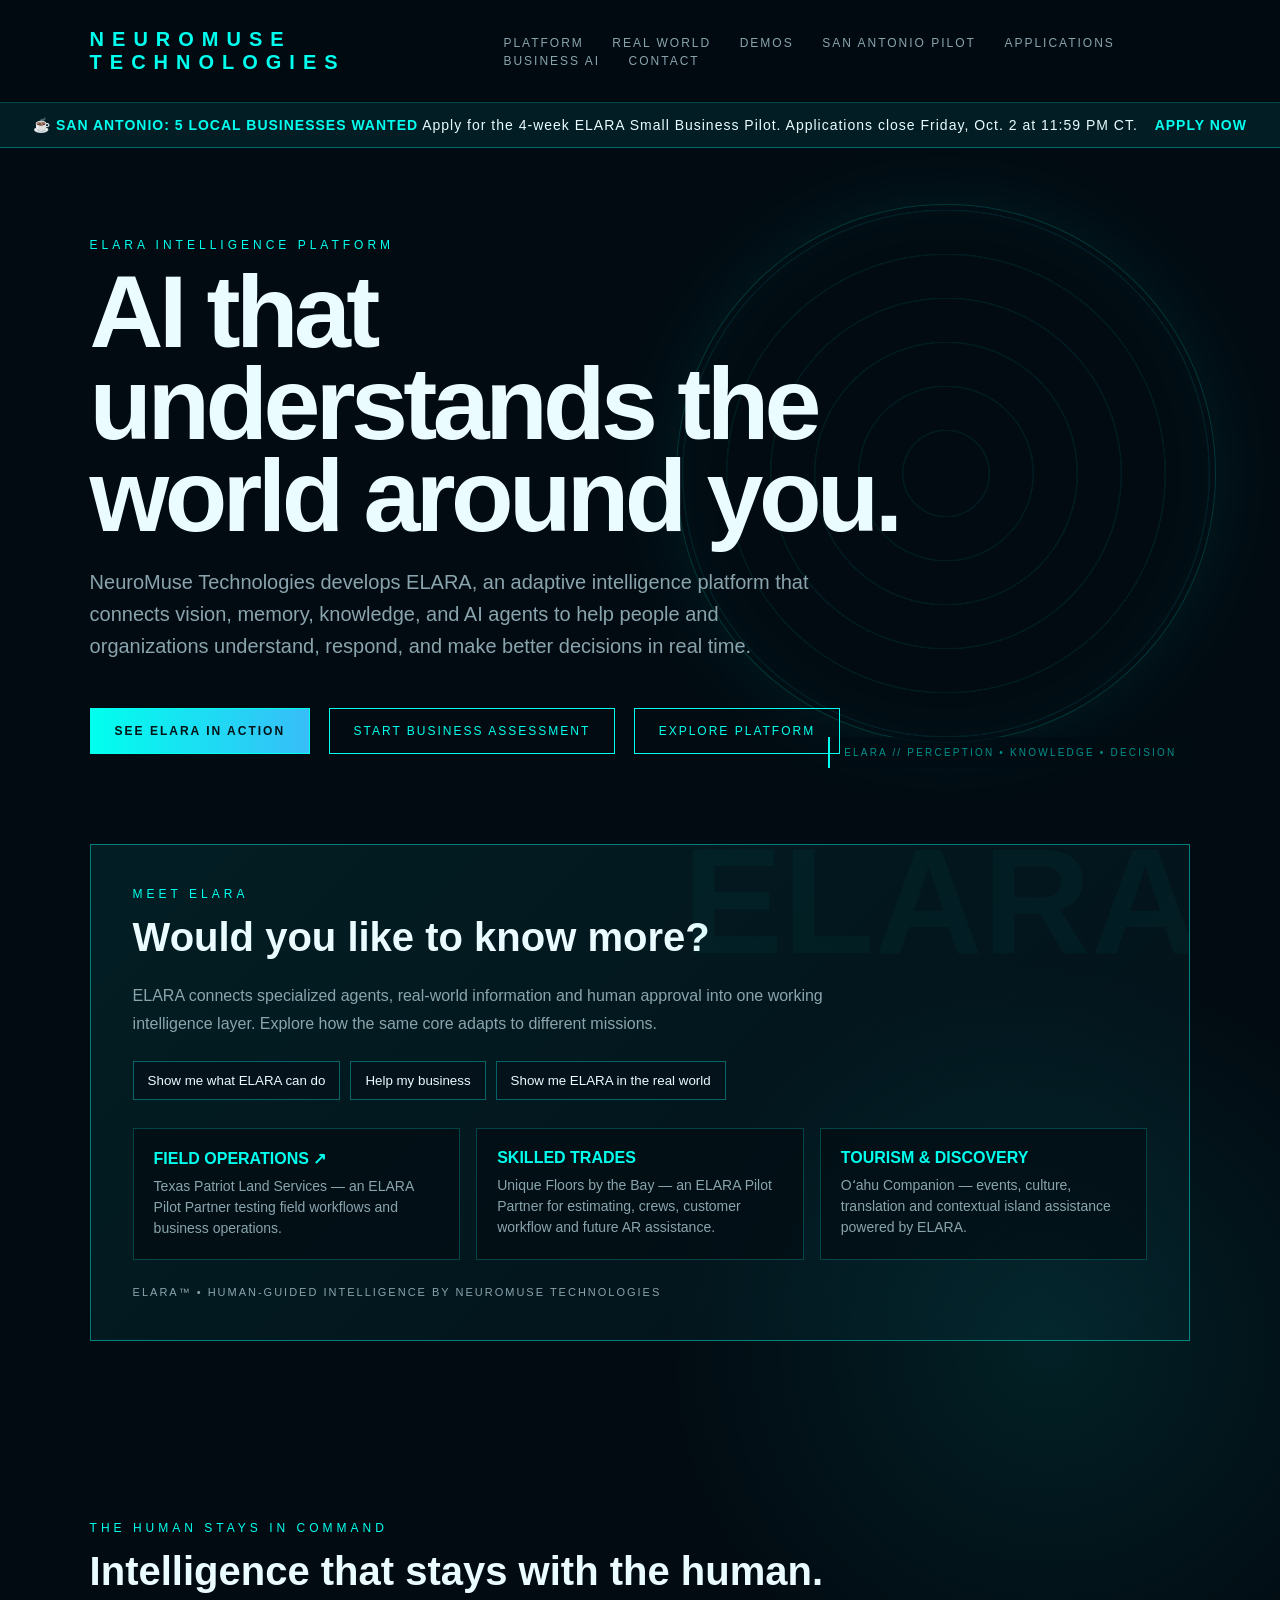
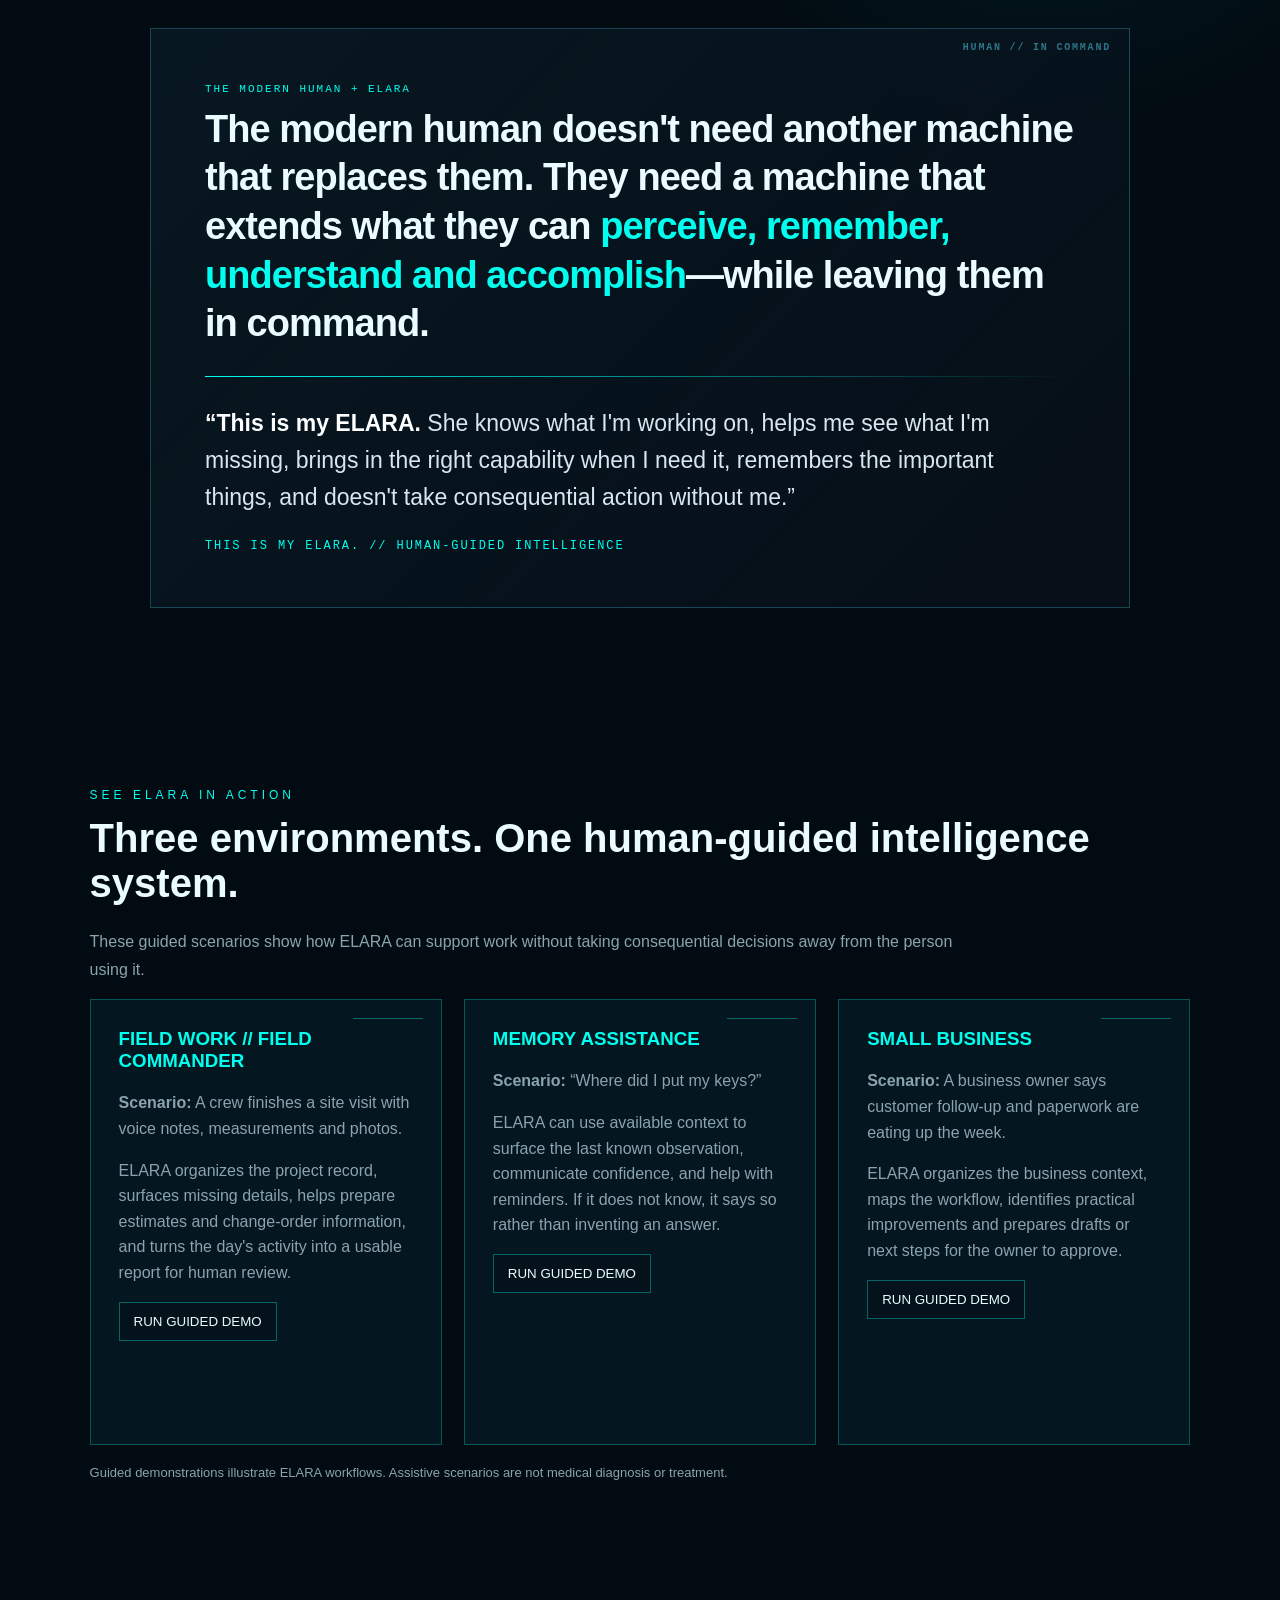
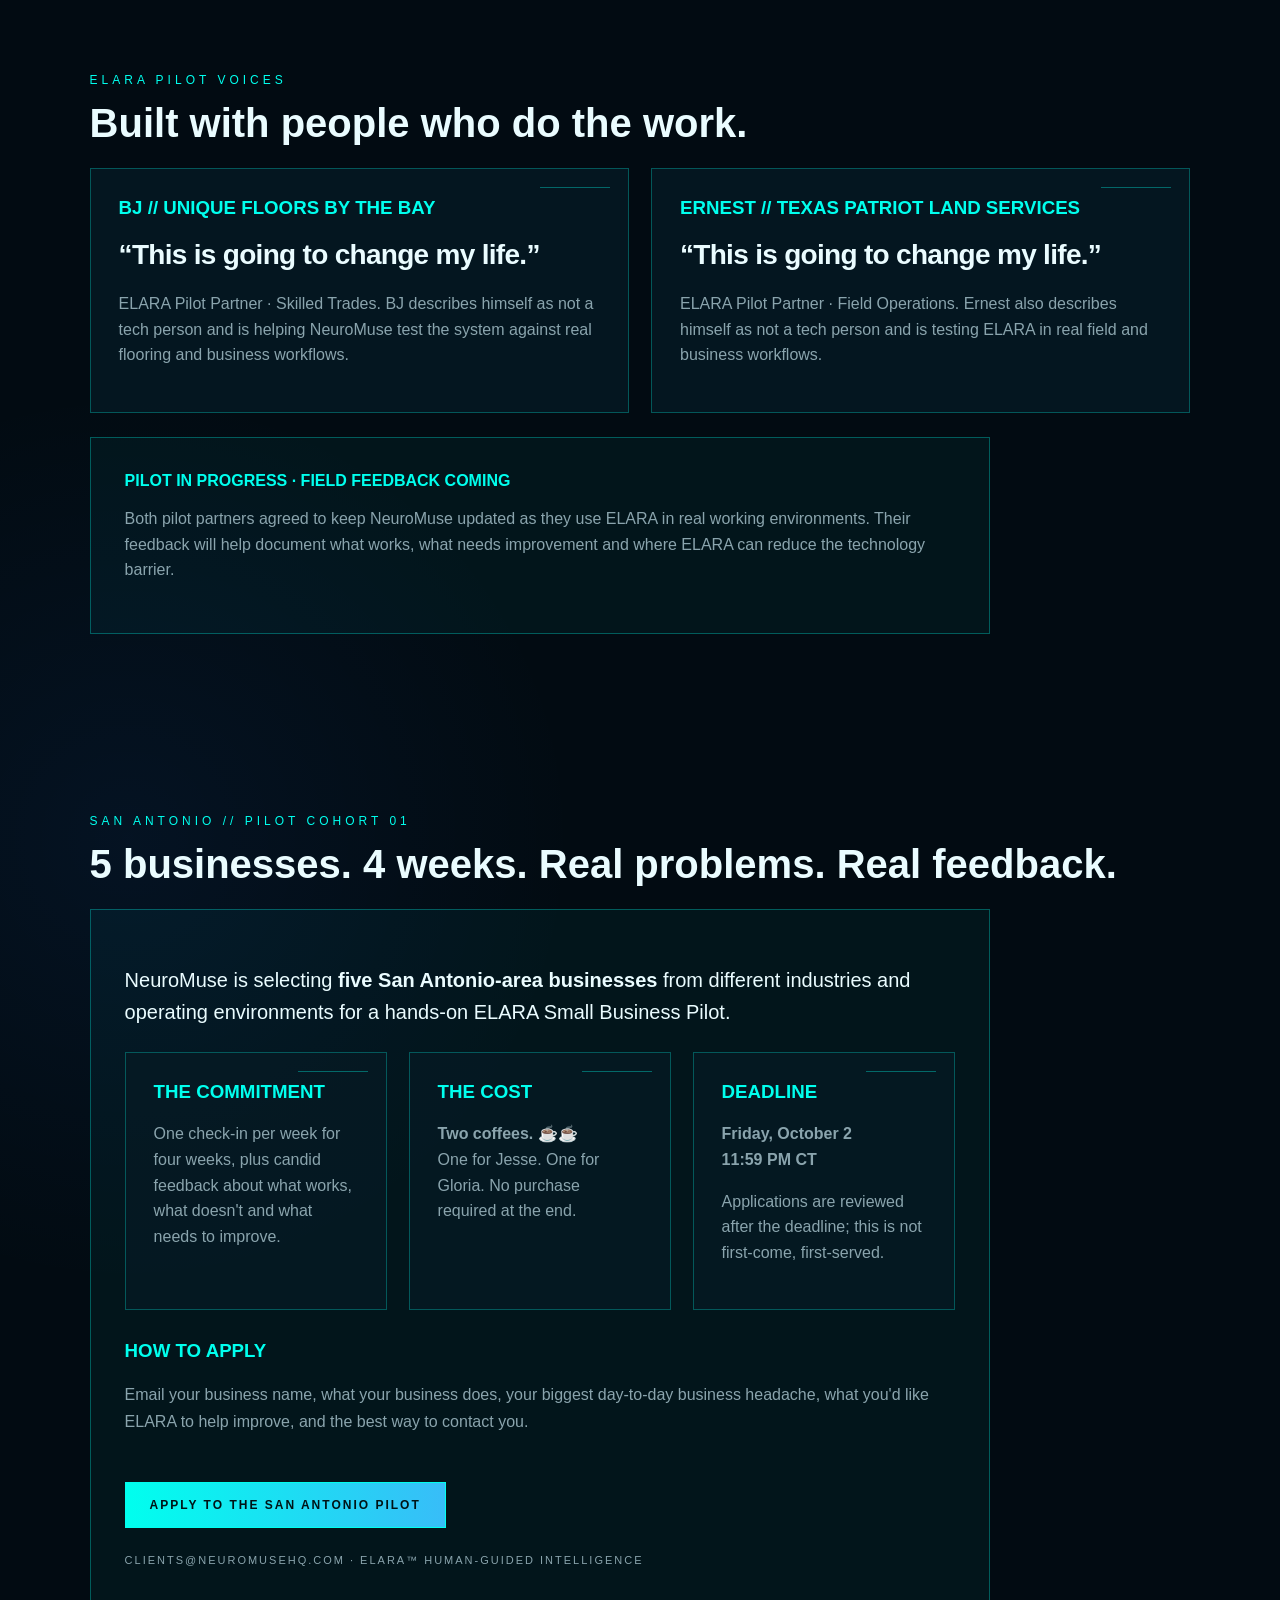
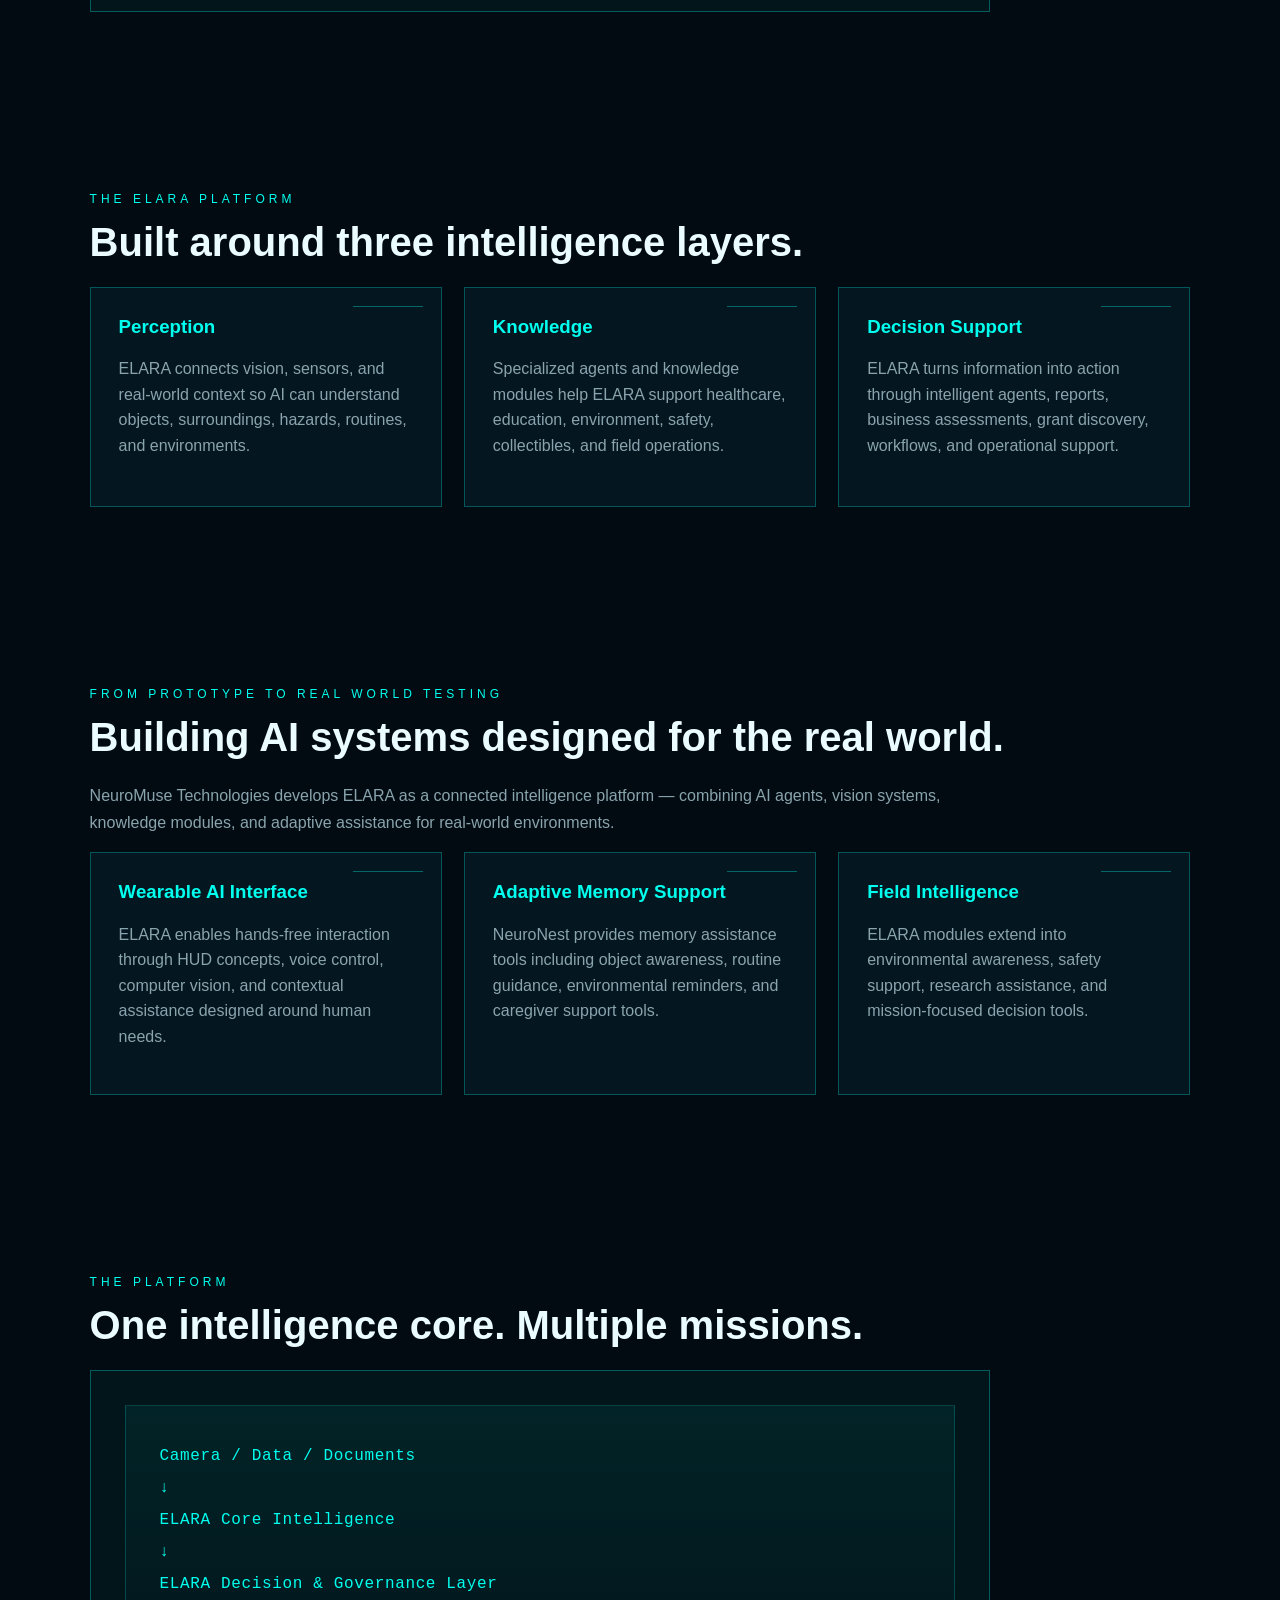
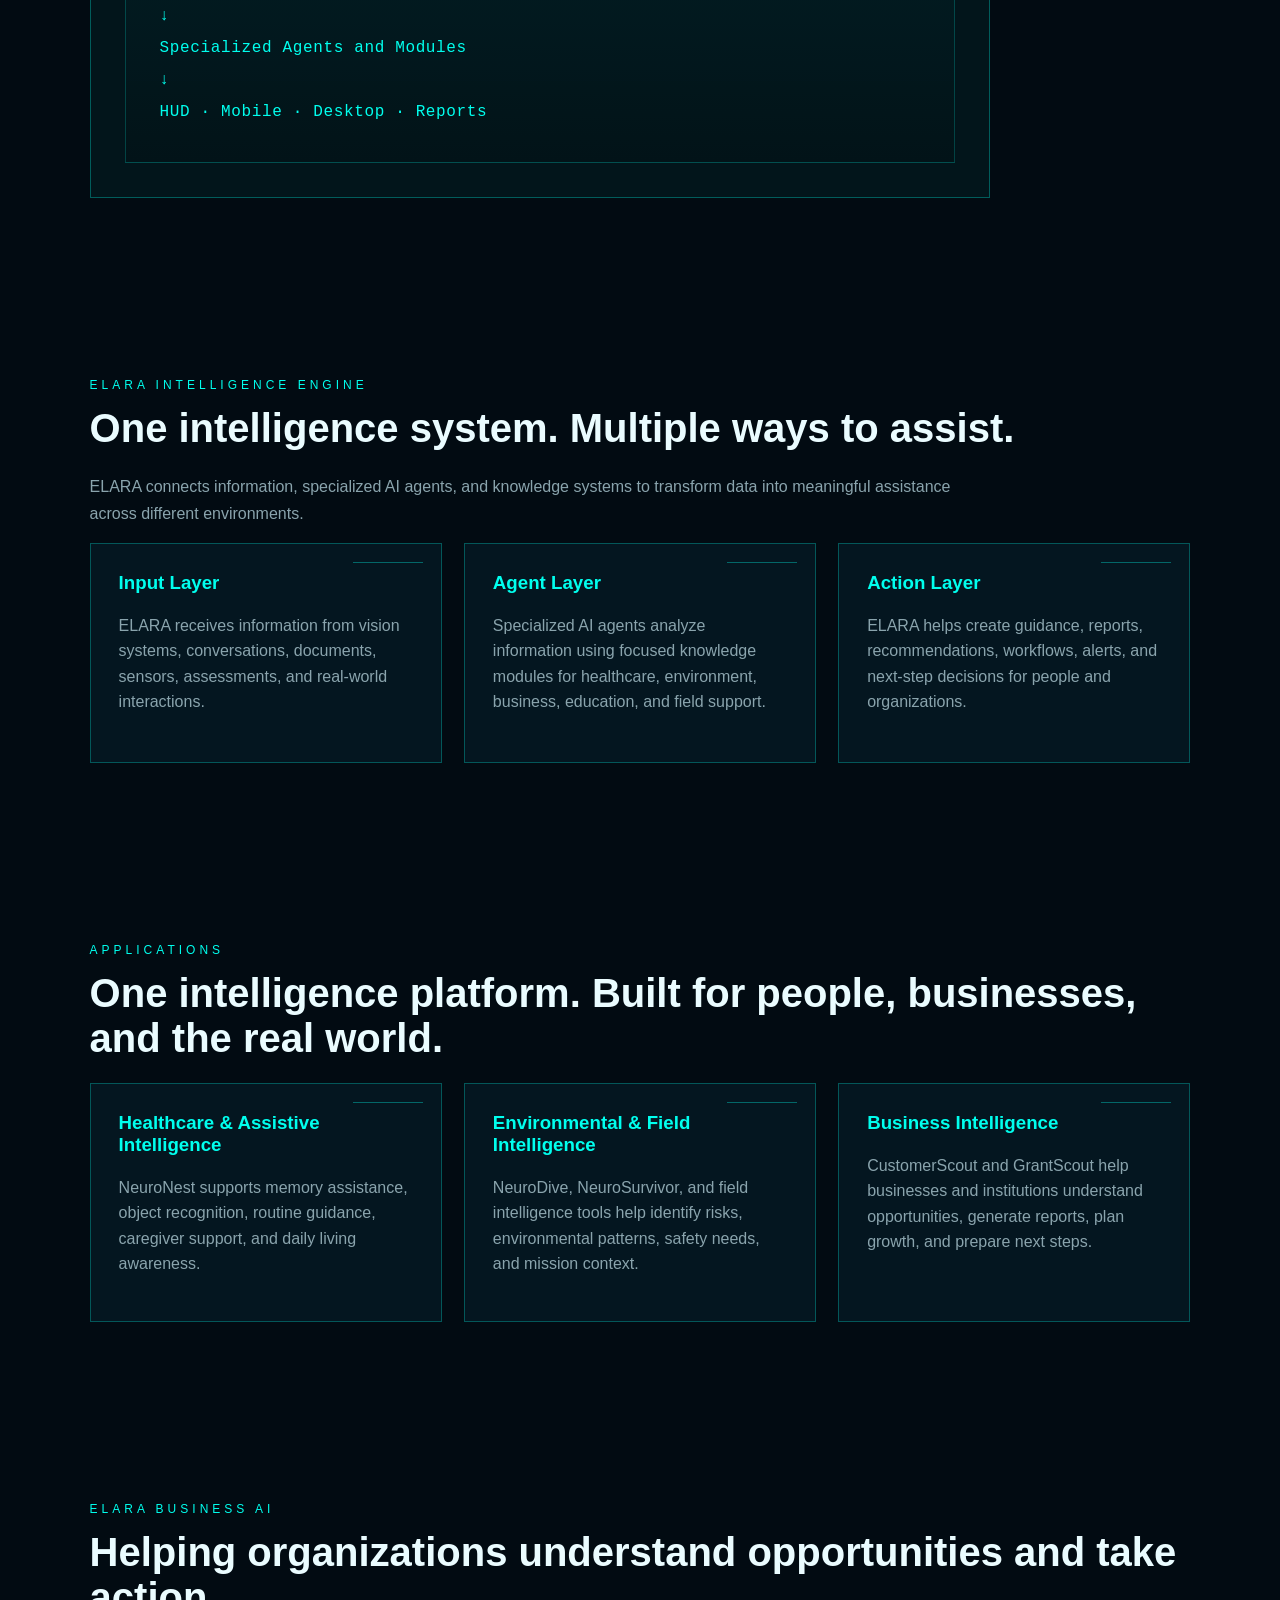
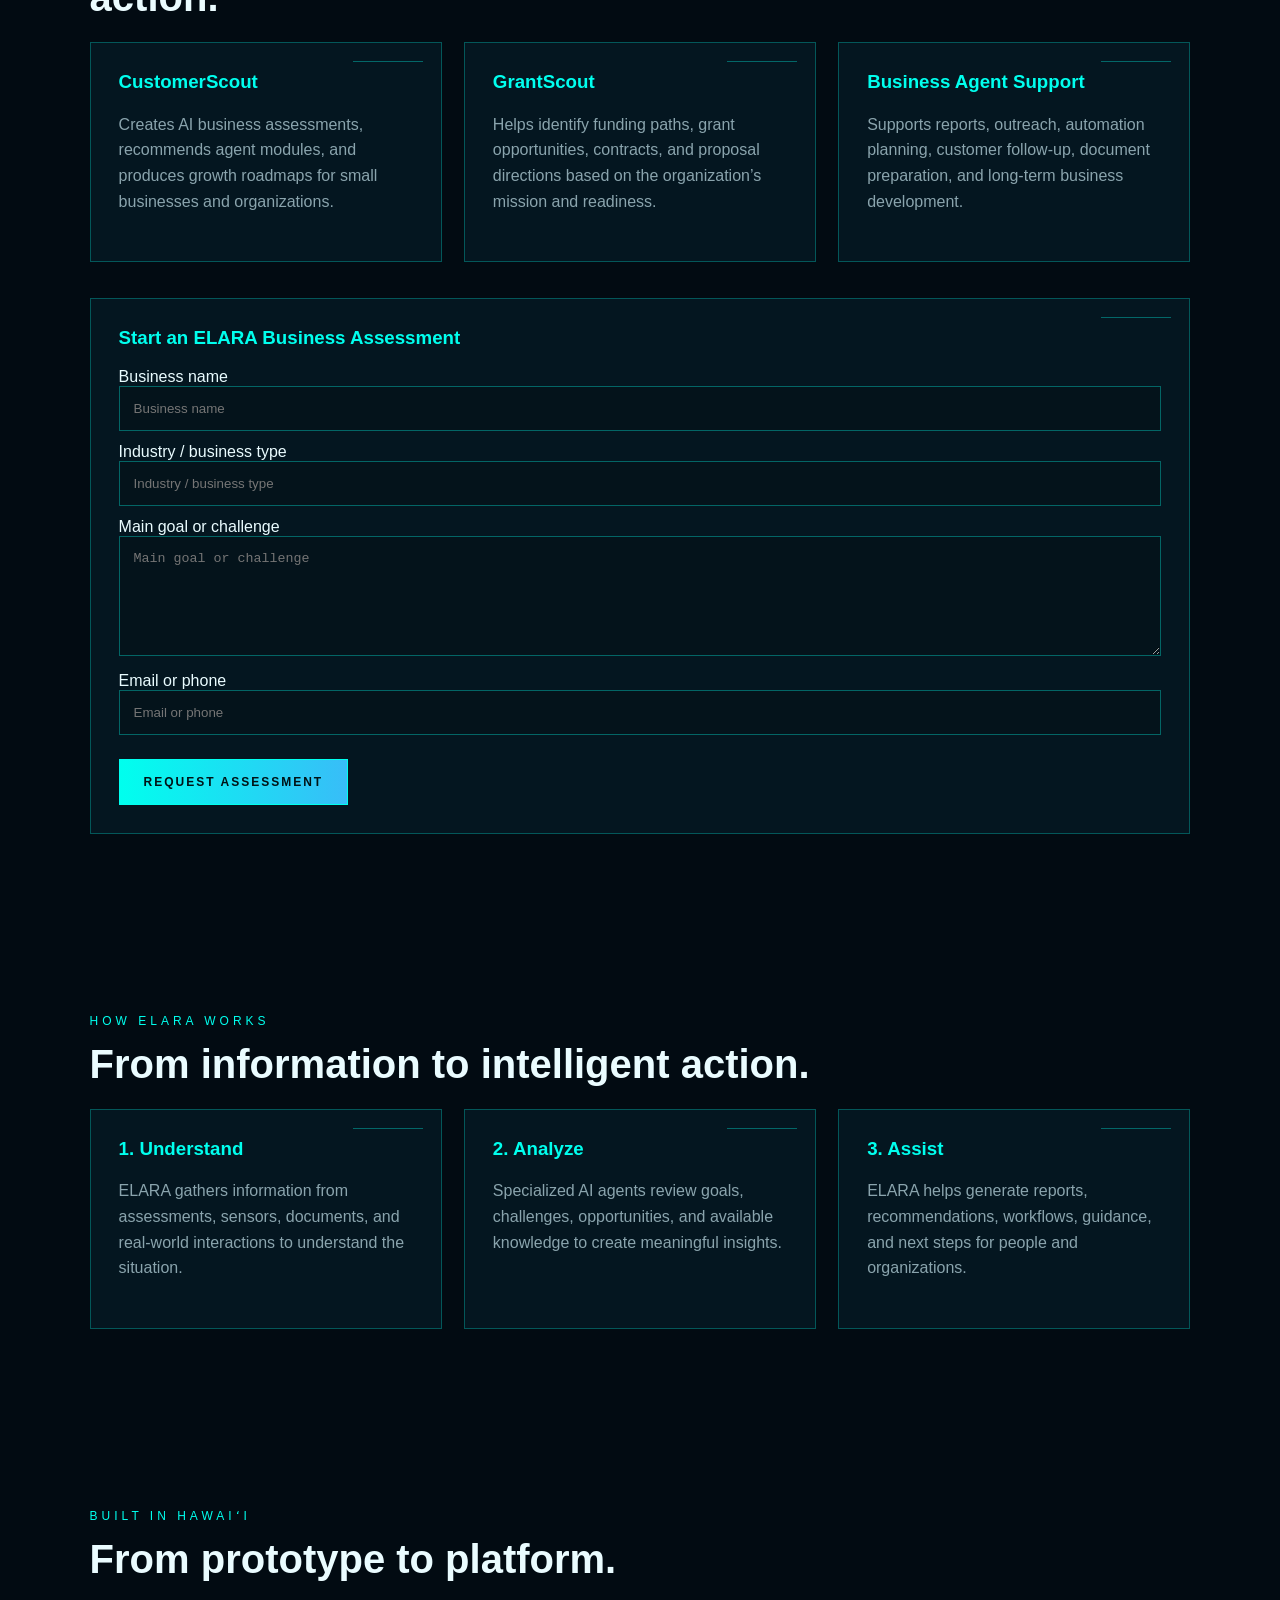
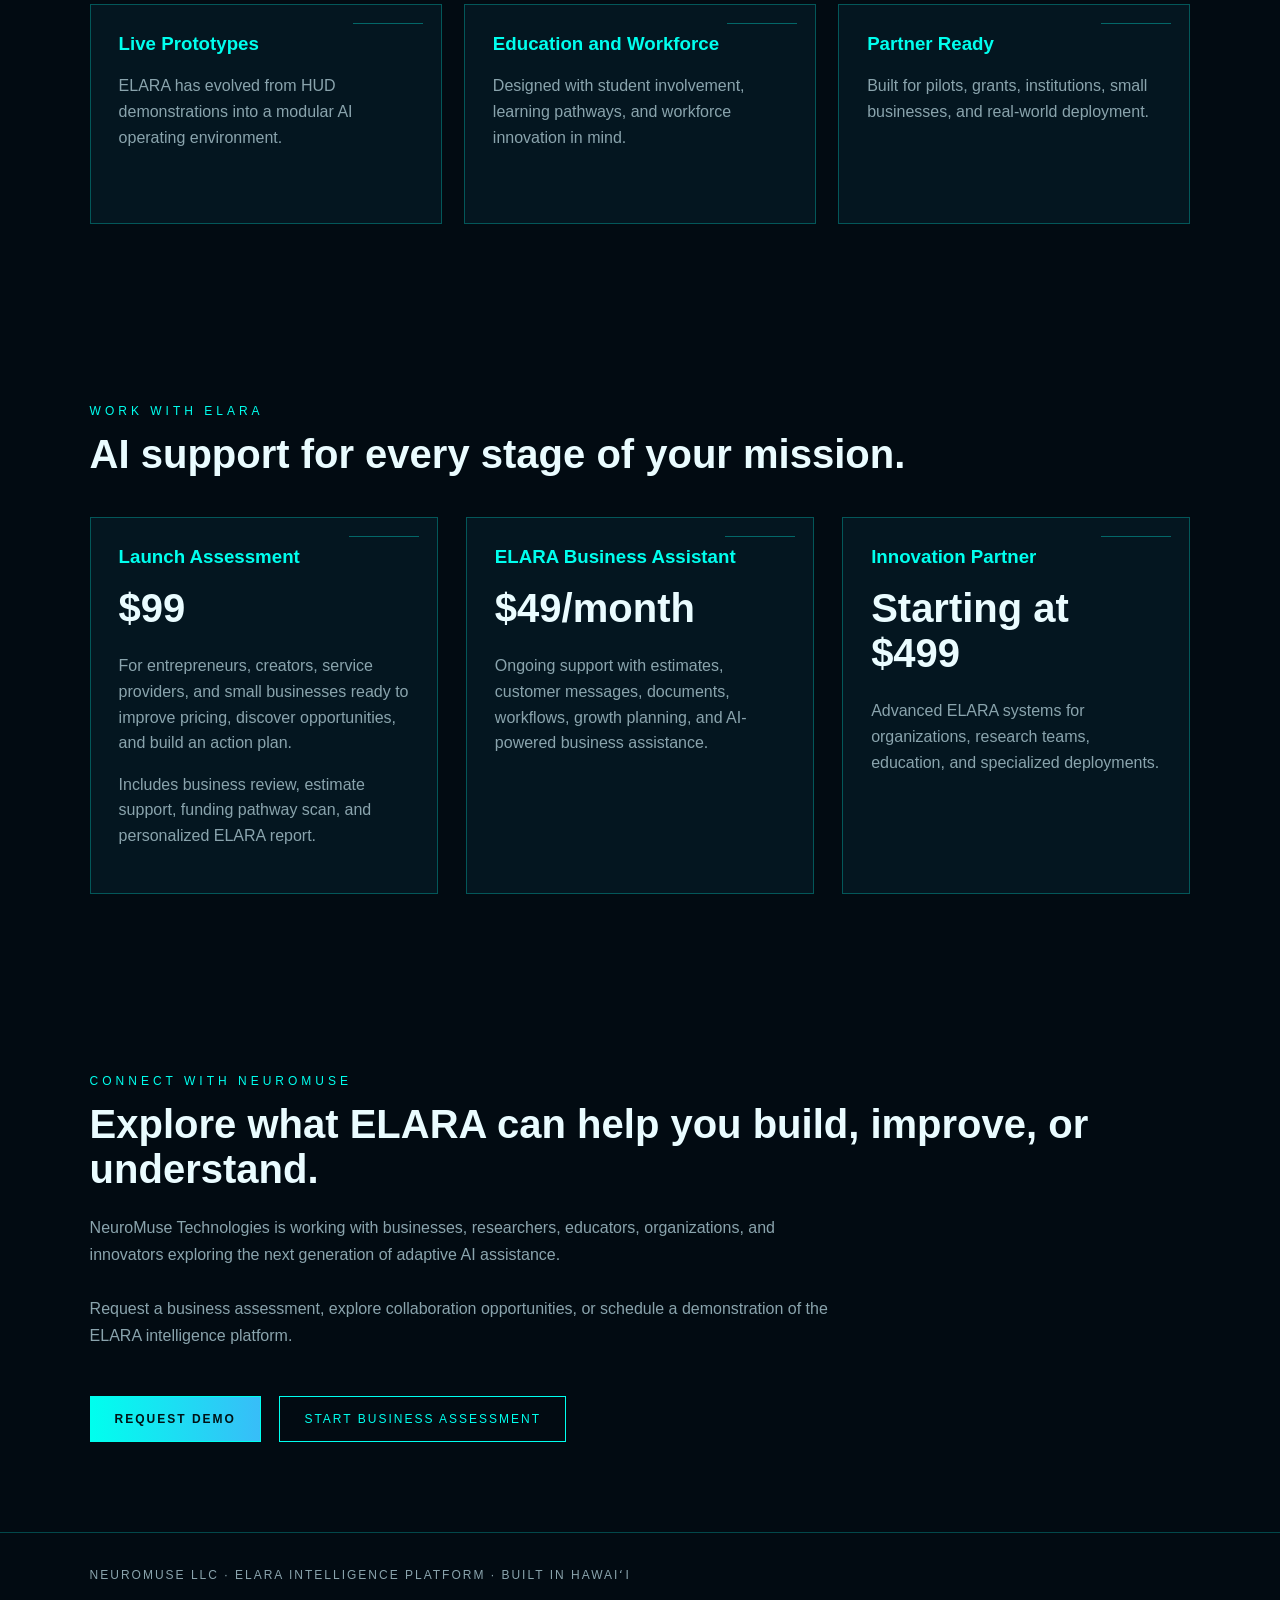
<file: preview/elara/index.html>
<!DOCTYPE html>
<html lang="en">
<head>
<meta charset="UTF-8">
<meta name="viewport" content="width=device-width, initial-scale=1.0">
<title>NeuroMuse | ELARA Intelligence Platform</title>

<style>
:root {
  --bg:#020b12;
  --panel:#061923;
  --line:#00ffee;
  --text:#eafcff;
  --muted:#8aa4ad;
  --accent:#00ffee;
}

* {
  box-sizing:border-box;
}

body {
  margin:0;
  background:radial-gradient(circle at top,#082833,#020b12 55%);
  color:var(--text);
  font-family:Arial, sans-serif;
}

.launch-banner {
  background: rgba(0, 255, 238, 0.08);
  border-bottom: 1px solid rgba(0, 255, 238, 0.35);
  color: var(--text);
  padding: 14px 28px;
  font-size: 14px;
  letter-spacing: 1px;
  text-align: center;
}

.launch-banner strong {
  color: var(--accent);
}

.launch-banner a {
  color: var(--accent);
  margin-left: 12px;
  font-weight: 800;
  text-decoration: none;
}
  
header {
  padding:28px 7%;
  display:flex;
  justify-content:space-between;
  align-items:center;
  border-bottom:1px solid rgba(0,255,238,.25);
  background:rgba(2,11,18,.85);
  position:sticky;
  top:0;
  z-index:10;
}

.logo {
  color:var(--accent);
  font-weight:bold;
  letter-spacing:8px;
  font-size:20px;
}

nav a {
  color:var(--muted);
  text-decoration:none;
  margin-left:24px;
  font-size:12px;
  letter-spacing:2px;
}

section {
  padding:90px 7%;
}

.hero {
  min-height:80vh;
  display:flex;
  align-items:center;
}

.hero h1 {
  font-size:64px;
  line-height:1.05;
  max-width:900px;
  margin:0 0 24px;
}

.hero p {
  font-size:22px;
  color:var(--muted);
  max-width:780px;
  line-height:1.6;
}

.buttons {
  margin-top:34px;
}

.btn {
  display:inline-block;
  padding:15px 24px;
  border:1px solid var(--line);
  color:var(--accent);
  text-decoration:none;
  letter-spacing:2px;
  font-size:12px;
  margin-right:14px;
  margin-top:12px;
}

.btn.primary {
  background:linear-gradient(90deg,#00ffee,#38bdf8);
  color:#001316;
  font-weight:bold;
}

.eyebrow {
  color:var(--accent);
  letter-spacing:4px;
  font-size:12px;
  margin-bottom:14px;
}

h2 {
  font-size:40px;
  margin:0 0 22px;
}

.grid {
  display:grid;
  grid-template-columns:repeat(auto-fit,minmax(250px,1fr));
  gap:22px;
}

.cards {
  display: grid;
  grid-template-columns: repeat(3, 1fr);
  gap: 28px;
  margin-top: 40px;
}

@media (max-width: 900px) {
  .cards {
    grid-template-columns: 1fr;
  }
}
  
.card {
  background:rgba(6,25,35,.8);
  border:1px solid rgba(0,255,238,.28);
  padding:28px;
  min-height:220px;
}

.card h3 {
  color:var(--accent);
  margin-top:0;
}

.card p, .card li {
  color:var(--muted);
  line-height:1.6;
}

.platform {
  border:1px solid rgba(0,255,238,.3);
  padding:34px;
  background:rgba(0,255,238,.04);
  max-width:900px;
}

.flow {
  font-family:monospace;
  color:var(--accent);
  line-height:2;
  font-size:16px;
}

input, textarea {
  width:100%;
  padding:14px;
  margin-bottom:12px;
  background:#04131b;
  border:1px solid rgba(0,255,238,.35);
  color:white;
}

textarea {
  min-height:120px;
}

footer {
  padding:35px 7%;
  border-top:1px solid rgba(0,255,238,.25);
  color:var(--muted);
  font-size:12px;
  letter-spacing:2px;
}

@media(max-width:700px) {
  header{align-items:flex-start;gap:14px;flex-direction:column;padding:16px 5%}
  .logo{font-size:14px}
  nav{display:flex;width:100%;gap:8px;overflow-x:auto;padding-bottom:4px;scrollbar-width:none}
  nav::-webkit-scrollbar{display:none}
  nav a{flex:0 0 auto;font-size:10px;padding:8px 0}
  .launch-banner{padding:12px 5%;line-height:1.5}
  section{padding:64px 5%}
  .hero{min-height:68vh;padding-top:52px}
  .hero h1{font-size:clamp(44px,15vw,68px)}
  .buttons{display:flex;flex-direction:column;align-items:stretch;gap:10px}
  .btn{margin-right:0;text-align:center;width:100%;box-sizing:border-box}
}

/* ELARA public demo layer */
.elara-demo{margin:0 7% 90px;padding:42px;border:1px solid rgba(0,255,238,.45);background:linear-gradient(135deg,rgba(0,255,238,.08),rgba(56,189,248,.03));position:relative;overflow:hidden}
.elara-demo:before{content:"ELARA";position:absolute;right:-10px;top:-30px;font-size:150px;font-weight:900;color:rgba(0,255,238,.035)}
.elara-demo h2{max-width:760px}.elara-demo p{color:var(--muted);max-width:760px;line-height:1.7}
.elara-prompt{display:flex;gap:10px;flex-wrap:wrap;margin-top:24px}
.elara-chip{border:1px solid rgba(0,255,238,.35);background:#04131b;color:var(--text);padding:11px 14px;cursor:pointer}
.pilot-strip{display:grid;grid-template-columns:repeat(3,1fr);gap:16px;margin-top:28px}
.pilot{padding:20px;border:1px solid rgba(0,255,238,.22);background:rgba(2,11,18,.65)}
.pilot strong{display:block;color:var(--accent);margin-bottom:8px}.pilot{transition:.2s transform,.2s border-color}.pilot:hover{transform:translateY(-3px);border-color:rgba(0,255,238,.65)}.pilot span{color:var(--muted);font-size:14px;line-height:1.5}
.powered{font-size:11px;letter-spacing:2px;color:var(--muted);margin-top:26px}
@media(max-width:800px){.pilot-strip{grid-template-columns:1fr}.elara-demo{margin:0 4% 60px;padding:26px}}

/* Flagship visual upgrade */
body{background:
radial-gradient(circle at 82% 12%,rgba(0,255,238,.09),transparent 24rem),
radial-gradient(circle at 10% 36%,rgba(36,121,255,.07),transparent 28rem),var(--bg)}
.hero{position:relative;overflow:hidden;min-height:72vh;display:grid;align-items:center}
.hero:before{content:"";position:absolute;inset:8% 5% auto auto;width:min(42vw,560px);aspect-ratio:1;border:1px solid rgba(0,255,238,.18);border-radius:50%;box-shadow:0 0 80px rgba(0,255,238,.08),inset 0 0 80px rgba(0,255,238,.04);background:repeating-radial-gradient(circle,transparent 0 42px,rgba(0,255,238,.07) 43px 44px)}
.hero:after{content:"ELARA // PERCEPTION • KNOWLEDGE • DECISION";position:absolute;right:7%;bottom:11%;font-size:10px;letter-spacing:.22em;color:rgba(0,255,238,.55);padding:10px 14px;border-left:2px solid var(--accent);background:rgba(0,12,18,.72)}
.hero>div{position:relative;z-index:1;max-width:850px}
.hero h1{font-size:clamp(52px,8vw,108px);line-height:.9;letter-spacing:-.045em;max-width:900px}
.hero p{max-width:720px;font-size:clamp(16px,1.6vw,20px)}
.card{position:relative;overflow:hidden;transition:transform .22s ease,border-color .22s ease,background .22s ease}
.card:after{content:"";position:absolute;width:70px;height:1px;background:var(--accent);right:18px;top:18px;opacity:.35}
.card:hover{transform:translateY(-5px);border-color:rgba(0,255,238,.5);background:rgba(0,255,238,.035)}
.flow{font-family:ui-monospace,SFMono-Regular,Menlo,monospace;letter-spacing:.04em;background:linear-gradient(180deg,rgba(0,255,238,.06),rgba(0,0,0,.1));border:1px solid rgba(0,255,238,.2);padding:34px}
@media(max-width:800px){.hero:before{width:90vw;right:-45%;opacity:.55}.hero:after{display:none}.hero{min-height:65vh}}

    .human-manifesto{margin:34px auto 0;max-width:980px;padding:clamp(28px,5vw,54px);border:1px solid rgba(89,225,255,.24);background:linear-gradient(135deg,rgba(8,24,34,.92),rgba(8,16,26,.72));position:relative;overflow:hidden}.human-manifesto:before{content:"HUMAN // IN COMMAND";position:absolute;right:18px;top:14px;font:700 10px/1 monospace;letter-spacing:.18em;color:rgba(89,225,255,.48)}.manifesto-quote{font-size:clamp(22px,3.2vw,38px);line-height:1.28;font-weight:700;letter-spacing:-.025em;margin:10px 0 18px}.manifesto-quote em{font-style:normal;color:var(--accent)}.manifesto-rule{height:1px;background:linear-gradient(90deg,var(--accent),transparent);margin:28px 0}.my-elara{font-size:clamp(17px,2vw,23px);line-height:1.6;color:#d8e7ef;max-width:850px}.my-elara strong{color:#fff}.my-elara-signoff{margin-top:24px;font-family:monospace;letter-spacing:.16em;color:var(--accent);font-size:12px}.manifesto-kicker{font-family:monospace;letter-spacing:.18em;font-size:11px;color:var(--accent)}
.demo-output{min-height:44px;margin-top:18px!important;color:var(--accent)!important;font-family:ui-monospace,SFMono-Regular,Menlo,monospace;font-size:13px}.demo-output.active{padding:14px;border-left:2px solid var(--accent);background:rgba(0,255,238,.05)}
</style>
</head>

<body>

<header>
  <div class="logo">NEUROMUSE TECHNOLOGIES</div>
  <nav>
    <a href="#platform">PLATFORM</a>
    <a href="#pilots">REAL WORLD</a>
    <a href="#demos">DEMOS</a>
    <a href="#san-antonio-pilot">SAN ANTONIO PILOT</a>
    <a href="#applications">APPLICATIONS</a>
    <a href="#business">BUSINESS AI</a>
    <a href="#contact">CONTACT</a>
  </nav>
</header>

<div class="launch-banner">
  <strong>☕ SAN ANTONIO: 5 LOCAL BUSINESSES WANTED</strong>
  Apply for the 4-week ELARA Small Business Pilot. Applications close Friday, Oct. 2 at 11:59 PM CT.
  <a href="#san-antonio-pilot">APPLY NOW</a>
</div>
  
<section class="hero">
  <div>
    <div class="eyebrow">ELARA INTELLIGENCE PLATFORM</div>
    <h1>AI that understands the world around you.</h1>
    <p>
      NeuroMuse Technologies develops ELARA, an adaptive intelligence platform that connects vision,
      memory, knowledge, and AI agents to help people and organizations understand, respond, and
      make better decisions in real time.
    </p>

    <div class="buttons">
      <a class="btn primary" href="#demos">SEE ELARA IN ACTION</a>
<a class="btn" href="mailto:jesse@neuromusehq.com?subject=ELARA Founder Assessment Request&body=Hello NeuroMuse,%0D%0A%0D%0AI would like to request an ELARA Business Assessment.%0D%0A%0D%0ABusiness Name:%0D%0AIndustry / Business Type:%0D%0ALocation:%0D%0A%0D%0AAre you:%0D%0A[ ] Veteran%0D%0A[ ] Military Family%0D%0A[ ] Small Business%0D%0A[ ] Startup%0D%0A[ ] Nonprofit%0D%0A%0D%0ACurrent challenge:%0D%0A(customers, funding, marketing, growth, operations, contracts, permits, inventory, etc.)%0D%0A%0D%0AWhat would you like ELARA to help improve?%0D%0A%0D%0AThank you.">START BUSINESS ASSESSMENT</a>      <a class="btn" href="#platform">EXPLORE PLATFORM</a>
    </div>
  </div>
</section>

 <section class="elara-demo" id="demo">
  <div class="eyebrow">MEET ELARA</div>
  <h2>Would you like to know more?</h2>
  <p>ELARA connects specialized agents, real-world information and human approval into one working intelligence layer. Explore how the same core adapts to different missions.</p>
  <div class="elara-prompt">
    <button class="elara-chip" onclick="document.getElementById('applications').scrollIntoView()">Show me what ELARA can do</button>
    <button class="elara-chip" onclick="document.getElementById('business').scrollIntoView()">Help my business</button>
    <button class="elara-chip" onclick="document.getElementById('pilots').scrollIntoView()">Show me ELARA in the real world</button>
  </div>
  <div class="pilot-strip" id="pilots">
    <a class="pilot" href="https://neto21oh.github.io/texas-patriot-land-services/" target="_blank" rel="noopener" style="text-decoration:none"><strong>FIELD OPERATIONS ↗</strong><span>Texas Patriot Land Services — an ELARA Pilot Partner testing field workflows and business operations.</span></a>
    <div class="pilot"><strong>SKILLED TRADES</strong><span>Unique Floors by the Bay — an ELARA Pilot Partner for estimating, crews, customer workflow and future AR assistance.</span></div>
    <div class="pilot"><strong>TOURISM & DISCOVERY</strong><span>Oʻahu Companion — events, culture, translation and contextual island assistance powered by ELARA.</span></div>
  </div>
  <div class="powered">ELARA™ • HUMAN-GUIDED INTELLIGENCE BY NEUROMUSE TECHNOLOGIES</div>
</section>


<section id="human-command">
  <div class="eyebrow">THE HUMAN STAYS IN COMMAND</div>
  <h2>Intelligence that stays with the human.</h2>
  <div class="human-manifesto">
    <div class="manifesto-kicker">THE MODERN HUMAN + ELARA</div>
    <div class="manifesto-quote">The modern human doesn't need another machine that replaces them. They need a machine that extends what they can <em>perceive, remember, understand and accomplish</em>—while leaving them in command.</div>
    <div class="manifesto-rule"></div>
    <div class="my-elara"><strong>“This is my ELARA.</strong> She knows what I'm working on, helps me see what I'm missing, brings in the right capability when I need it, remembers the important things, and doesn't take consequential action without me.”</div>
    <div class="my-elara-signoff">THIS IS MY ELARA. // HUMAN-GUIDED INTELLIGENCE</div>
  </div>
</section>

<section id="demos">
  <div class="eyebrow">SEE ELARA IN ACTION</div>
  <h2>Three environments. One human-guided intelligence system.</h2>
  <p style="color:var(--muted);max-width:900px;line-height:1.7">These guided scenarios show how ELARA can support work without taking consequential decisions away from the person using it.</p>
  <div class="grid">
    <div class="card"><h3>FIELD WORK // FIELD COMMANDER</h3><p><strong>Scenario:</strong> A crew finishes a site visit with voice notes, measurements and photos.</p><p>ELARA organizes the project record, surfaces missing details, helps prepare estimates and change-order information, and turns the day's activity into a usable report for human review.</p><button class="elara-chip" onclick="runDemo(this,'Voice note captured → photos + measurements organized → missing project detail flagged → daily report drafted → AWAITING HUMAN APPROVAL')">RUN GUIDED DEMO</button><p class="demo-output" aria-live="polite"></p></div>
    <div class="card"><h3>MEMORY ASSISTANCE</h3><p><strong>Scenario:</strong> “Where did I put my keys?”</p><p>ELARA can use available context to surface the last known observation, communicate confidence, and help with reminders. If it does not know, it says so rather than inventing an answer.</p><button class="elara-chip" onclick="runDemo(this,'Last observation available → context checked → confidence shown → reminder offered → HUMAN DECIDES NEXT STEP')">RUN GUIDED DEMO</button><p class="demo-output" aria-live="polite"></p></div>
    <div class="card"><h3>SMALL BUSINESS</h3><p><strong>Scenario:</strong> A business owner says customer follow-up and paperwork are eating up the week.</p><p>ELARA organizes the business context, maps the workflow, identifies practical improvements and prepares drafts or next steps for the owner to approve.</p><button class="elara-chip" onclick="runDemo(this,'Problem captured → workflow mapped → opportunities identified → draft action prepared → AWAITING OWNER APPROVAL')">RUN GUIDED DEMO</button><p class="demo-output" aria-live="polite"></p></div>
  </div>
  <p style="color:var(--muted);margin-top:20px;font-size:13px">Guided demonstrations illustrate ELARA workflows. Assistive scenarios are not medical diagnosis or treatment.</p>
</section>

<section id="pilot-voices">
  <div class="eyebrow">ELARA PILOT VOICES</div>
  <h2>Built with people who do the work.</h2>
  <div class="grid">
    <div class="card"><h3>BJ // UNIQUE FLOORS BY THE BAY</h3><div class="manifesto-quote" style="font-size:28px">“This is going to change my life.”</div><p>ELARA Pilot Partner · Skilled Trades. BJ describes himself as not a tech person and is helping NeuroMuse test the system against real flooring and business workflows.</p></div>
    <div class="card"><h3>ERNEST // TEXAS PATRIOT LAND SERVICES</h3><div class="manifesto-quote" style="font-size:28px">“This is going to change my life.”</div><p>ELARA Pilot Partner · Field Operations. Ernest also describes himself as not a tech person and is testing ELARA in real field and business workflows.</p></div>
  </div>
  <div class="platform" style="margin-top:24px"><strong style="color:var(--accent)">PILOT IN PROGRESS · FIELD FEEDBACK COMING</strong><p style="color:var(--muted);line-height:1.6">Both pilot partners agreed to keep NeuroMuse updated as they use ELARA in real working environments. Their feedback will help document what works, what needs improvement and where ELARA can reduce the technology barrier.</p></div>
</section>

<section id="san-antonio-pilot">
  <div class="eyebrow">SAN ANTONIO // PILOT COHORT 01</div>
  <h2>5 businesses. 4 weeks. Real problems. Real feedback.</h2>
  <div class="platform">
    <p style="font-size:20px;line-height:1.6">NeuroMuse is selecting <strong>five San Antonio-area businesses</strong> from different industries and operating environments for a hands-on ELARA Small Business Pilot.</p>
    <div class="grid" style="margin-top:24px">
      <div class="card"><h3>THE COMMITMENT</h3><p>One check-in per week for four weeks, plus candid feedback about what works, what doesn't and what needs to improve.</p></div>
      <div class="card"><h3>THE COST</h3><p><strong>Two coffees. ☕☕</strong><br>One for Jesse. One for Gloria. No purchase required at the end.</p></div>
      <div class="card"><h3>DEADLINE</h3><p><strong>Friday, October 2<br>11:59 PM CT</strong></p><p>Applications are reviewed after the deadline; this is not first-come, first-served.</p></div>
    </div>
    <h3 style="margin-top:30px;color:var(--accent)">HOW TO APPLY</h3>
    <p style="color:var(--muted);line-height:1.7">Email your business name, what your business does, your biggest day-to-day business headache, what you'd like ELARA to help improve, and the best way to contact you.</p>
    <div class="buttons"><a class="btn primary" href="mailto:clients@neuromusehq.com?subject=San Antonio ELARA Pilot Application&body=Business Name:%0D%0A%0D%0AWhat my business does:%0D%0A%0D%0ABiggest day-to-day business headache:%0D%0A%0D%0AWhat I would like ELARA to help improve:%0D%0A%0D%0ABest way to contact me:%0D%0A">APPLY TO THE SAN ANTONIO PILOT</a></div>
    <p class="powered">CLIENTS@NEUROMUSEHQ.COM · ELARA™ HUMAN-GUIDED INTELLIGENCE</p>
  </div>
</section>

<section id="pillars">
  <div class="eyebrow">THE ELARA PLATFORM</div>
  <h2>Built around three intelligence layers.</h2>

  <div class="grid">
    <div class="card">
      <h3>Perception</h3>
      <p>
        ELARA connects vision, sensors, and real-world context so AI can understand
        objects, surroundings, hazards, routines, and environments.
      </p>
    </div>

    <div class="card">
      <h3>Knowledge</h3>
      <p>
        Specialized agents and knowledge modules help ELARA support healthcare,
        education, environment, safety, collectibles, and field operations.
      </p>
    </div>

    <div class="card">
      <h3>Decision Support</h3>
      <p>
        ELARA turns information into action through intelligent agents, reports, 
        business assessments, grant discovery, workflows, and operational support.
      </p>
    </div>
  </div>
</section>

<section id="prototype">
  <div class="eyebrow">FROM PROTOTYPE TO REAL WORLD TESTING</div>

  <h2>Building AI systems designed for the real world.</h2>

  <p style="color:var(--muted); max-width:900px; line-height:1.7;">
    NeuroMuse Technologies develops ELARA as a connected intelligence platform —
    combining AI agents, vision systems, knowledge modules, and adaptive assistance
    for real-world environments.
  </p>

  <div class="grid">

    <div class="card">
      <h3>Wearable AI Interface</h3>
      <p>
        ELARA enables hands-free interaction through HUD concepts, voice control,
        computer vision, and contextual assistance designed around human needs.
      </p>
    </div>


    <div class="card">
      <h3>Adaptive Memory Support</h3>
      <p>
        NeuroNest provides memory assistance tools including object awareness,
        routine guidance, environmental reminders, and caregiver support tools.
      </p>
    </div>


    <div class="card">
      <h3>Field Intelligence</h3>
      <p>
        ELARA modules extend into environmental awareness, safety support,
        research assistance, and mission-focused decision tools.
      </p>
    </div>

  </div>
</section>
  
<section id="platform">
  <div class="eyebrow">THE PLATFORM</div>
  <h2>One intelligence core. Multiple missions.</h2>

  <div class="platform">
    <div class="flow">
      Camera / Data / Documents<br>
      ↓<br>
      ELARA Core Intelligence<br>
      ↓<br>
      ELARA Decision & Governance Layer<br>
      ↓<br>
      Specialized Agents and Modules<br>
      ↓<br>
      HUD · Mobile · Desktop · Reports
    </div>
  </div>
</section>

<section id="engine">
  <div class="eyebrow">ELARA INTELLIGENCE ENGINE</div>

  <h2>One intelligence system. Multiple ways to assist.</h2>

  <p style="color:var(--muted); max-width:900px; line-height:1.7;">
    ELARA connects information, specialized AI agents, and knowledge systems
    to transform data into meaningful assistance across different environments.
  </p>

  <div class="grid">

    <div class="card">
      <h3>Input Layer</h3>
      <p>
        ELARA receives information from vision systems, conversations,
        documents, sensors, assessments, and real-world interactions.
      </p>
    </div>


    <div class="card">
      <h3>Agent Layer</h3>
      <p>
        Specialized AI agents analyze information using focused knowledge
        modules for healthcare, environment, business, education, and field support.
      </p>
    </div>


    <div class="card">
      <h3>Action Layer</h3>
      <p>
        ELARA helps create guidance, reports, recommendations, workflows,
        alerts, and next-step decisions for people and organizations.
      </p>
    </div>

  </div>
</section>
  
<section id="applications">
  <div class="eyebrow">APPLICATIONS</div>
<h2>One intelligence platform. Built for people, businesses, and the real world.</h2> 
  <div class="grid">
    <div class="card">
    <h3>Healthcare & Assistive Intelligence</h3>      
      <p>
        NeuroNest supports memory assistance, object recognition, routine guidance,
        caregiver support, and daily living awareness.
      </p>
    </div>

    <div class="card">
      <h3>Environmental & Field Intelligence</h3>
      <p>
        NeuroDive, NeuroSurvivor, and field intelligence tools help identify risks,
        environmental patterns, safety needs, and mission context.
      </p>
    </div>

    <div class="card">
      <h3>Business Intelligence</h3>
      <p>
        CustomerScout and GrantScout help businesses and institutions understand
        opportunities, generate reports, plan growth, and prepare next steps.
      </p>
    </div>
  </div>
</section>

<section id="business">
  <div class="eyebrow">ELARA BUSINESS AI</div>
  <h2>Helping organizations understand opportunities and take action.</h2>

  <div class="grid">
    <div class="card">
      <h3>CustomerScout</h3>
      <p>
        Creates AI business assessments, recommends agent modules, and produces
        growth roadmaps for small businesses and organizations.
      </p>
    </div>

    <div class="card">
      <h3>GrantScout</h3>
      <p>
        Helps identify funding paths, grant opportunities, contracts, and proposal
        directions based on the organization’s mission and readiness.
      </p>
    </div>

    <div class="card">
      <h3>Business Agent Support</h3>
      <p>
        Supports reports, outreach, automation planning, customer follow-up,
        document preparation, and long-term business development.
      </p>
    </div>
  </div>

  <br><br>

  <div class="card">
    <h3>Start an ELARA Business Assessment</h3>
    <label for="bizName">Business name</label>
    <input id="bizName" placeholder="Business name" autocomplete="organization">
    <label for="bizIndustry">Industry / business type</label>
    <input id="bizIndustry" placeholder="Industry / business type">
    <label for="bizGoal">Main goal or challenge</label>
    <textarea id="bizGoal" placeholder="Main goal or challenge"></textarea>
    <label for="bizContact">Email or phone</label>
    <input id="bizContact" placeholder="Email or phone" autocomplete="email">

    <button class="btn primary" type="button" onclick="sendAssessment()">REQUEST ASSESSMENT</button>
  </div>
</section>

<section id="workflow">

  <div class="eyebrow">HOW ELARA WORKS</div>

  <h2>From information to intelligent action.</h2>

  <div class="grid">

    <div class="card">
      <h3>1. Understand</h3>
      <p>
        ELARA gathers information from assessments, sensors, documents,
        and real-world interactions to understand the situation.
      </p>
    </div>


    <div class="card">
      <h3>2. Analyze</h3>
      <p>
        Specialized AI agents review goals, challenges, opportunities,
        and available knowledge to create meaningful insights.
      </p>
    </div>


    <div class="card">
      <h3>3. Assist</h3>
      <p>
        ELARA helps generate reports, recommendations, workflows,
        guidance, and next steps for people and organizations.
      </p>
    </div>

  </div>

</section>
  
<section>
  <div class="eyebrow">BUILT IN HAWAIʻI</div>
  <h2>From prototype to platform.</h2>

  <div class="grid">
    <div class="card">
      <h3>Live Prototypes</h3>
      <p>ELARA has evolved from HUD demonstrations into a modular AI operating environment.</p>
    </div>

    <div class="card">
      <h3>Education and Workforce</h3>
      <p>Designed with student involvement, learning pathways, and workforce innovation in mind.</p>
    </div>

    <div class="card">
      <h3>Partner Ready</h3>
      <p>Built for pilots, grants, institutions, small businesses, and real-world deployment.</p>
    </div>
  </div>
</section>

<section id="pricing">
  <div class="eyebrow">WORK WITH ELARA</div>

  <h2>AI support for every stage of your mission.</h2>

  <div class="cards">

    <div class="card">
      <h3>Launch Assessment</h3>
      <h2>$99</h2>
      <p>
        For entrepreneurs, creators, service providers, and small
        businesses ready to improve pricing, discover opportunities, and build an action plan.
      </p>
      <p>
        Includes business review, estimate support, funding pathway scan,
        and personalized ELARA report.
      </p>
    </div>

    <div class="card">
      <h3>ELARA Business Assistant</h3>
      <h2>$49/month</h2>
      <p>
        Ongoing support with estimates, customer messages, documents, workflows, 
        growth planning, and AI-powered business assistance.
      </p>
    </div>

    <div class="card">
      <h3>Innovation Partner</h3>
      <h2>Starting at $499</h2>
      <p>
        Advanced ELARA systems for organizations, research teams,
        education, and specialized deployments.
      </p>
    </div>

  </div>
</section>

<section id="contact">

  <div class="eyebrow">CONNECT WITH NEUROMUSE</div>

  <h2>Explore what ELARA can help you build, improve, or understand.</h2>

  <p style="color:var(--muted);max-width:760px;line-height:1.7;">
    NeuroMuse Technologies is working with businesses, researchers,
    educators, organizations, and innovators exploring the next generation
    of adaptive AI assistance.
    <br><br>
    Request a business assessment, explore collaboration opportunities,
    or schedule a demonstration of the ELARA intelligence platform.
  </p>


  <div class="buttons">

    <a class="btn primary"
       href="mailto:info@neuromusehq.com?subject=ELARA Demo Request">
       REQUEST DEMO
    </a>


<a class="btn"
href="mailto:clients@neuromusehq.com?subject=ELARA Business Assessment Request&body=Business Name:%0D%0A%0D%0ABusiness Type:%0D%0A%0D%0ALocation:%0D%0A%0D%0ACurrent Stage:%0D%0AIdea / Starting / Operating / Growing%0D%0A%0D%0AMilitary Connection (if applicable):%0D%0AActive Duty / Veteran / Military Spouse / None%0D%0A%0D%0AWhat do you need help with:%0D%0APricing and Estimates%0D%0AFinding Customers%0D%0AFunding Opportunities%0D%0ABusiness Setup%0D%0AMarketing%0D%0AAI Automation%0D%0A%0D%0AMain Challenge:%0D%0A%0D%0AWebsite or Social Media:%0D%0A%0D%0APhone/ Best Contact:">START BUSINESS ASSESSMENT</a>
  </div>

</section>

<footer>
  NEUROMUSE LLC · ELARA INTELLIGENCE PLATFORM · BUILT IN HAWAIʻI
</footer>

<script>
function runDemo(button, message) {
  const output = button.parentElement.querySelector(".demo-output");
  output.textContent = message;
  output.classList.add("active");
}

function sendAssessment() {
  const business = document.getElementById("bizName").value.trim();
  const industry = document.getElementById("bizIndustry").value.trim();
  const goal = document.getElementById("bizGoal").value.trim();
  const contact = document.getElementById("bizContact").value.trim();

  if (!business || !industry || !contact) {
    alert("Please enter business name, industry, and contact.");
    return;
  }

  const subject = "ELARA Business Assessment Request";
  const body =
    "Business: " + business + "\n" +
    "Industry: " + industry + "\n" +
    "Goal: " + goal + "\n" +
    "Contact: " + contact;

  window.location.href =
    "mailto:clients@neuromusehq.com?subject=" +
    encodeURIComponent(subject) +
    "&body=" + encodeURIComponent(body);
}
</script>

</body>
</html>
</file>
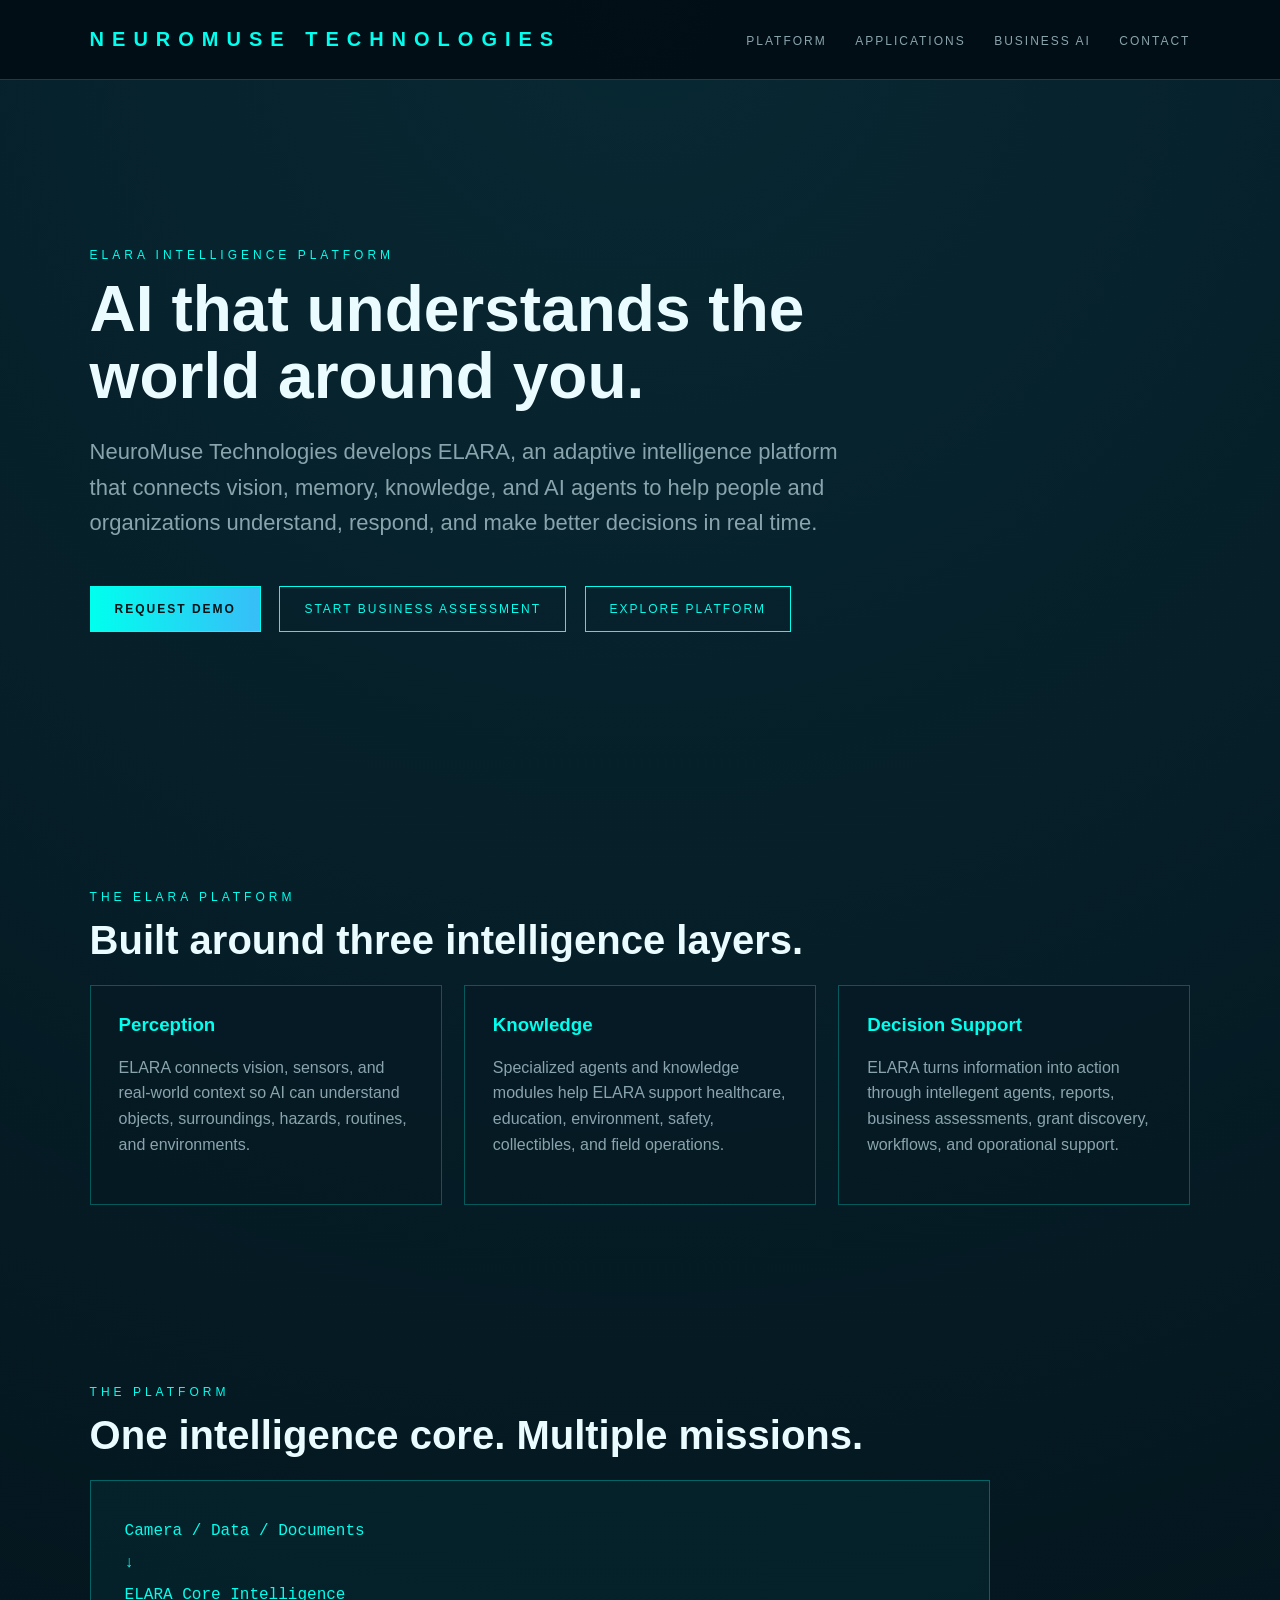
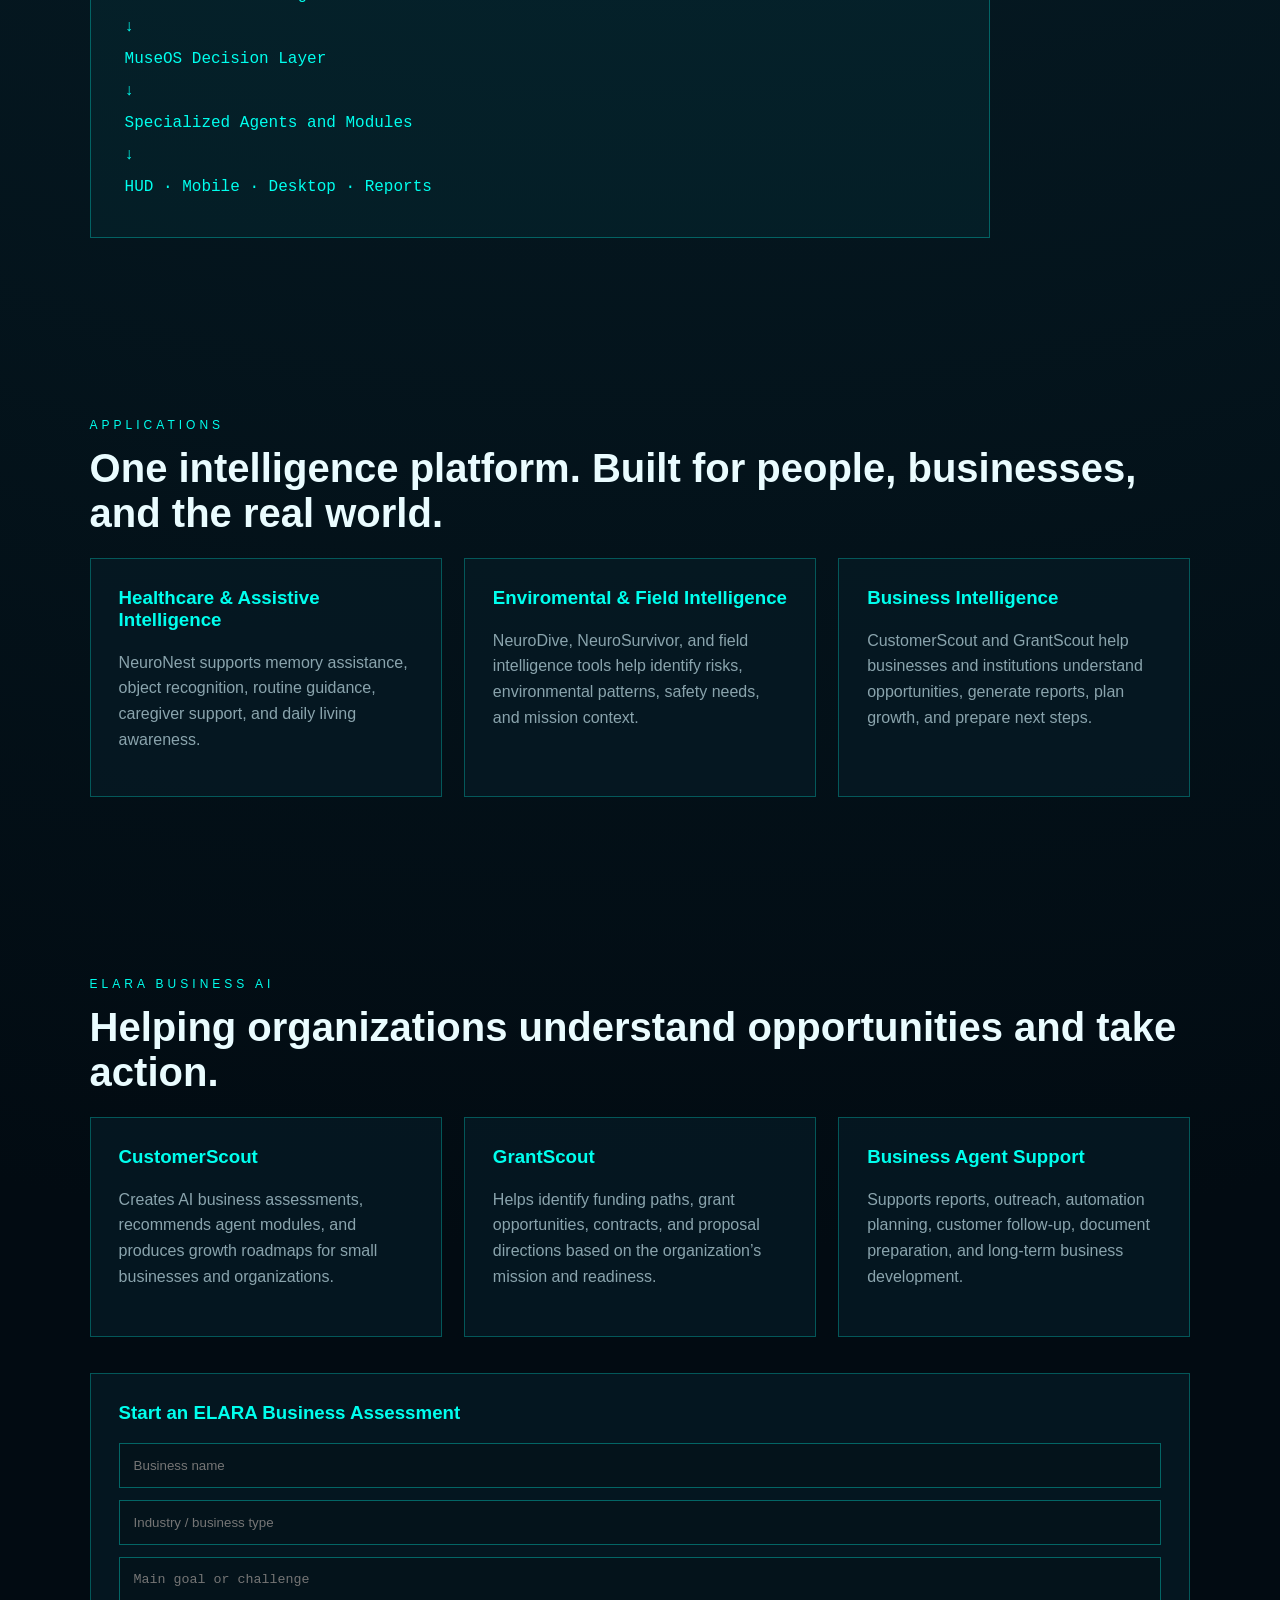
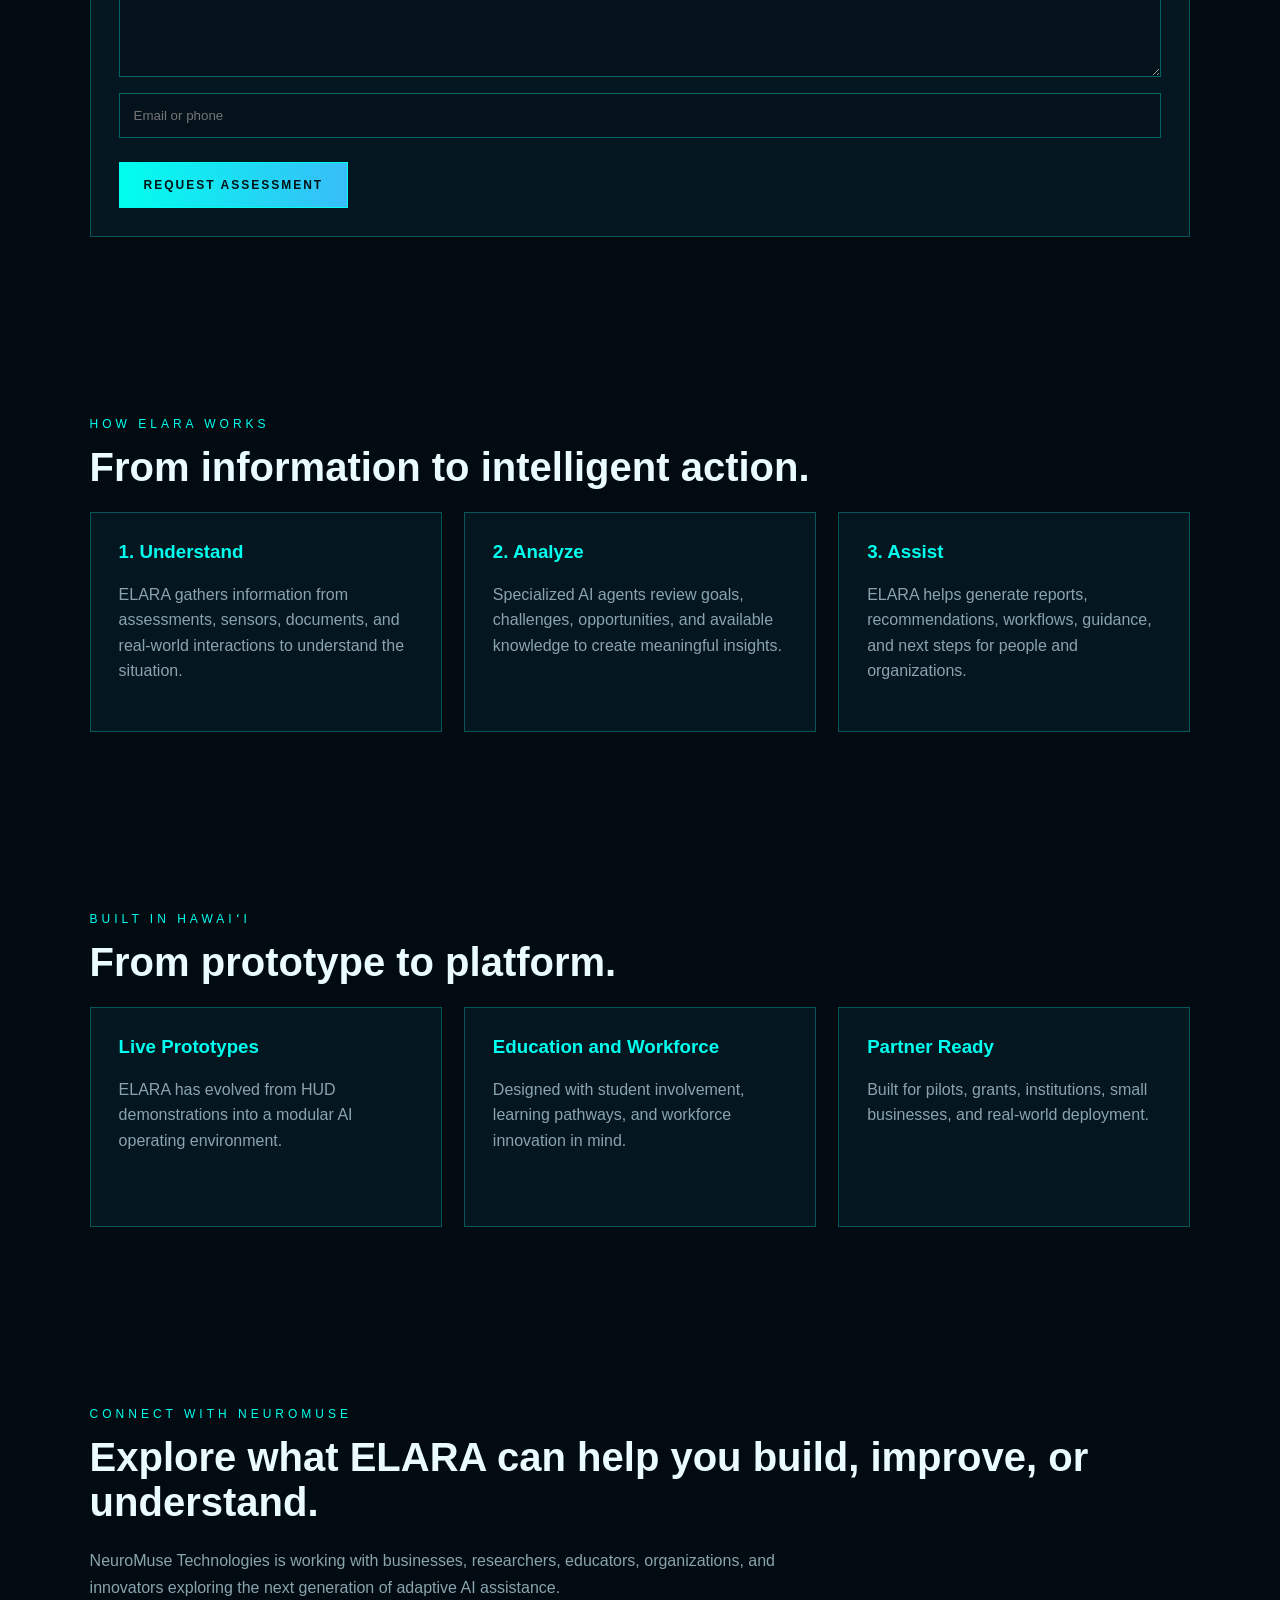
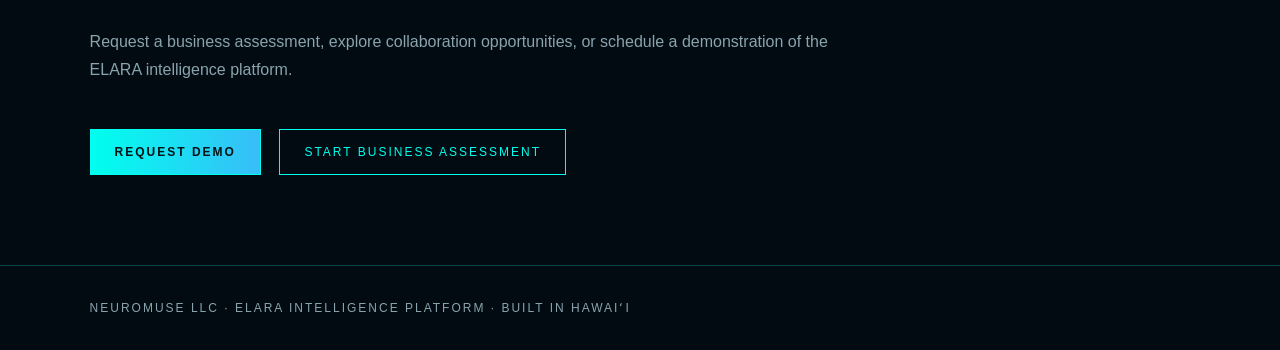
<file: index_v2.html>
<!DOCTYPE html>
<html lang="en">
<head>
<meta charset="UTF-8">
<meta name="viewport" content="width=device-width, initial-scale=1.0">
<title>NeuroMuse | ELARA Intelligence Platform</title>

<style>
:root {
  --bg:#020b12;
  --panel:#061923;
  --line:#00ffee;
  --text:#eafcff;
  --muted:#8aa4ad;
  --accent:#00ffee;
}

* {
  box-sizing:border-box;
}

body {
  margin:0;
  background:radial-gradient(circle at top,#082833,#020b12 55%);
  color:var(--text);
  font-family:Arial, sans-serif;
}

header {
  padding:28px 7%;
  display:flex;
  justify-content:space-between;
  align-items:center;
  border-bottom:1px solid rgba(0,255,238,.25);
  background:rgba(2,11,18,.85);
  position:sticky;
  top:0;
  z-index:10;
}

.logo {
  color:var(--accent);
  font-weight:bold;
  letter-spacing:8px;
  font-size:20px;
}

nav a {
  color:var(--muted);
  text-decoration:none;
  margin-left:24px;
  font-size:12px;
  letter-spacing:2px;
}

section {
  padding:90px 7%;
}

.hero {
  min-height:80vh;
  display:flex;
  align-items:center;
}

.hero h1 {
  font-size:64px;
  line-height:1.05;
  max-width:900px;
  margin:0 0 24px;
}

.hero p {
  font-size:22px;
  color:var(--muted);
  max-width:780px;
  line-height:1.6;
}

.buttons {
  margin-top:34px;
}

.btn {
  display:inline-block;
  padding:15px 24px;
  border:1px solid var(--line);
  color:var(--accent);
  text-decoration:none;
  letter-spacing:2px;
  font-size:12px;
  margin-right:14px;
  margin-top:12px;
}

.btn.primary {
  background:linear-gradient(90deg,#00ffee,#38bdf8);
  color:#001316;
  font-weight:bold;
}

.eyebrow {
  color:var(--accent);
  letter-spacing:4px;
  font-size:12px;
  margin-bottom:14px;
}

h2 {
  font-size:40px;
  margin:0 0 22px;
}

.grid {
  display:grid;
  grid-template-columns:repeat(auto-fit,minmax(250px,1fr));
  gap:22px;
}

.card {
  background:rgba(6,25,35,.8);
  border:1px solid rgba(0,255,238,.28);
  padding:28px;
  min-height:220px;
}

.card h3 {
  color:var(--accent);
  margin-top:0;
}

.card p, .card li {
  color:var(--muted);
  line-height:1.6;
}

.platform {
  border:1px solid rgba(0,255,238,.3);
  padding:34px;
  background:rgba(0,255,238,.04);
  max-width:900px;
}

.flow {
  font-family:monospace;
  color:var(--accent);
  line-height:2;
  font-size:16px;
}

input, textarea {
  width:100%;
  padding:14px;
  margin-bottom:12px;
  background:#04131b;
  border:1px solid rgba(0,255,238,.35);
  color:white;
}

textarea {
  min-height:120px;
}

footer {
  padding:35px 7%;
  border-top:1px solid rgba(0,255,238,.25);
  color:var(--muted);
  font-size:12px;
  letter-spacing:2px;
}

@media(max-width:700px) {
  .hero h1 {
    font-size:42px;
  }

  nav {
    display:none;
  }
}
</style>
</head>

<body>

<header>
  <div class="logo">NEUROMUSE TECHNOLOGIES</div>
  <nav>
    <a href="#platform">PLATFORM</a>
    <a href="#applications">APPLICATIONS</a>
    <a href="#business">BUSINESS AI</a>
    <a href="#contact">CONTACT</a>
  </nav>
</header>

<section class="hero">
  <div>
    <div class="eyebrow">ELARA INTELLIGENCE PLATFORM</div>
    <h1>AI that understands the world around you.</h1>
    <p>
      NeuroMuse Technologies develops ELARA, an adaptive intelligence platform that connects vision,
      memory, knowledge, and AI agents to help people and organizations understand, respond, and
      make better decisions in real time.
    </p>

    <div class="buttons">
      <a class="btn primary" href="#contact">REQUEST DEMO</a>
      <a class="btn" href="#business">START BUSINESS ASSESSMENT</a>
      <a class="btn" href="#platform">EXPLORE PLATFORM</a>
    </div>
  </div>
</section>

 <section id="pillars">
  <div class="eyebrow">THE ELARA PLATFORM</div>
  <h2>Built around three intelligence layers.</h2>

  <div class="grid">
    <div class="card">
      <h3>Perception</h3>
      <p>
        ELARA connects vision, sensors, and real-world context so AI can understand
        objects, surroundings, hazards, routines, and environments.
      </p>
    </div>

    <div class="card">
      <h3>Knowledge</h3>
      <p>
        Specialized agents and knowledge modules help ELARA support healthcare,
        education, environment, safety, collectibles, and field operations.
      </p>
    </div>

    <div class="card">
      <h3>Decision Support</h3>
      <p>
        ELARA turns information into action through intellegent agents, reports, 
        business assessments, grant discovery, workflows, and oporational support.
      </p>
    </div>
  </div>
</section>
  
<section id="platform">
  <div class="eyebrow">THE PLATFORM</div>
  <h2>One intelligence core. Multiple missions.</h2>

  <div class="platform">
    <div class="flow">
      Camera / Data / Documents<br>
      ↓<br>
      ELARA Core Intelligence<br>
      ↓<br>
      MuseOS Decision Layer<br>
      ↓<br>
      Specialized Agents and Modules<br>
      ↓<br>
      HUD · Mobile · Desktop · Reports
    </div>
  </div>
</section>

<section id="applications">
  <div class="eyebrow">APPLICATIONS</div>
<h2>One intelligence platform. Built for people, businesses, and the real world.</h2> 
  <div class="grid">
    <div class="card">
    <h3>Healthcare & Assistive Intelligence</h3>      
      <p>
        NeuroNest supports memory assistance, object recognition, routine guidance,
        caregiver support, and daily living awareness.
      </p>
    </div>

    <div class="card">
      <h3>Enviromental & Field Intelligence</h3>
      <p>
        NeuroDive, NeuroSurvivor, and field intelligence tools help identify risks,
        environmental patterns, safety needs, and mission context.
      </p>
    </div>

    <div class="card">
      <h3>Business Intelligence</h3>
      <p>
        CustomerScout and GrantScout help businesses and institutions understand
        opportunities, generate reports, plan growth, and prepare next steps.
      </p>
    </div>
  </div>
</section>

<section id="business">
  <div class="eyebrow">ELARA BUSINESS AI</div>
  <h2>Helping organizations understand opportunities and take action.</h2>

  <div class="grid">
    <div class="card">
      <h3>CustomerScout</h3>
      <p>
        Creates AI business assessments, recommends agent modules, and produces
        growth roadmaps for small businesses and organizations.
      </p>
    </div>

    <div class="card">
      <h3>GrantScout</h3>
      <p>
        Helps identify funding paths, grant opportunities, contracts, and proposal
        directions based on the organization’s mission and readiness.
      </p>
    </div>

    <div class="card">
      <h3>Business Agent Support</h3>
      <p>
        Supports reports, outreach, automation planning, customer follow-up,
        document preparation, and long-term business development.
      </p>
    </div>
  </div>

  <br><br>

  <div class="card">
    <h3>Start an ELARA Business Assessment</h3>
    <input id="bizName" placeholder="Business name">
    <input id="bizIndustry" placeholder="Industry / business type">
    <textarea id="bizGoal" placeholder="Main goal or challenge"></textarea>
    <input id="bizContact" placeholder="Email or phone">

    <a class="btn primary" href="javascript:void(0)" onclick="sendAssessment()">REQUEST ASSESSMENT</a>
  </div>
</section>

<section id="workflow">

  <div class="eyebrow">HOW ELARA WORKS</div>

  <h2>From information to intelligent action.</h2>

  <div class="grid">

    <div class="card">
      <h3>1. Understand</h3>
      <p>
        ELARA gathers information from assessments, sensors, documents,
        and real-world interactions to understand the situation.
      </p>
    </div>


    <div class="card">
      <h3>2. Analyze</h3>
      <p>
        Specialized AI agents review goals, challenges, opportunities,
        and available knowledge to create meaningful insights.
      </p>
    </div>


    <div class="card">
      <h3>3. Assist</h3>
      <p>
        ELARA helps generate reports, recommendations, workflows,
        guidance, and next steps for people and organizations.
      </p>
    </div>

  </div>

</section>
  
<section>
  <div class="eyebrow">BUILT IN HAWAIʻI</div>
  <h2>From prototype to platform.</h2>

  <div class="grid">
    <div class="card">
      <h3>Live Prototypes</h3>
      <p>ELARA has evolved from HUD demonstrations into a modular AI operating environment.</p>
    </div>

    <div class="card">
      <h3>Education and Workforce</h3>
      <p>Designed with student involvement, learning pathways, and workforce innovation in mind.</p>
    </div>

    <div class="card">
      <h3>Partner Ready</h3>
      <p>Built for pilots, grants, institutions, small businesses, and real-world deployment.</p>
    </div>
  </div>
</section>

<section id="contact">

  <div class="eyebrow">CONNECT WITH NEUROMUSE</div>

  <h2>Explore what ELARA can help you build, improve, or understand.</h2>

  <p style="color:var(--muted);max-width:760px;line-height:1.7;">
    NeuroMuse Technologies is working with businesses, researchers,
    educators, organizations, and innovators exploring the next generation
    of adaptive AI assistance.
    <br><br>
    Request a business assessment, explore collaboration opportunities,
    or schedule a demonstration of the ELARA intelligence platform.
  </p>


  <div class="buttons">

    <a class="btn primary"
       href="mailto:jesse@neuromusehq.com?subject=ELARA Demo Request">
       REQUEST DEMO
    </a>


    <a class="btn"
href="mailto:jesse@neuromusehq.com?subject=ELARA Business Assessment Request&body=Business Name:%0D%0A%0D%0AIndustry:%0D%0A%0D%0AMain Challenge or Goal:%0D%0A%0D%0AWhat would you like AI assistance with:%0D%0A%0D%0AWebsite (optional):%0D%0A%0D%0APhone (optional):">
START BUSINESS ASSESSMENT</a>

  </div>

</section>

<footer>
  NEUROMUSE LLC · ELARA INTELLIGENCE PLATFORM · BUILT IN HAWAIʻI
</footer>

<script>
function sendAssessment() {
  const business = document.getElementById("bizName").value.trim();
  const industry = document.getElementById("bizIndustry").value.trim();
  const goal = document.getElementById("bizGoal").value.trim();
  const contact = document.getElementById("bizContact").value.trim();

  if (!business || !industry || !contact) {
    alert("Please enter business name, industry, and contact.");
    return;
  }

  const subject = "ELARA Business Assessment Request";
  const body =
    "Business: " + business + "%0D%0A" +
    "Industry: " + industry + "%0D%0A" +
    "Goal: " + goal + "%0D%0A" +
    "Contact: " + contact;

  window.location.href =
    "mailto:jesse@neuromusehq.com?subject=" +
    encodeURIComponent(subject) +
    "&body=" + body;
}
</script>

</body>
</html>
</file>
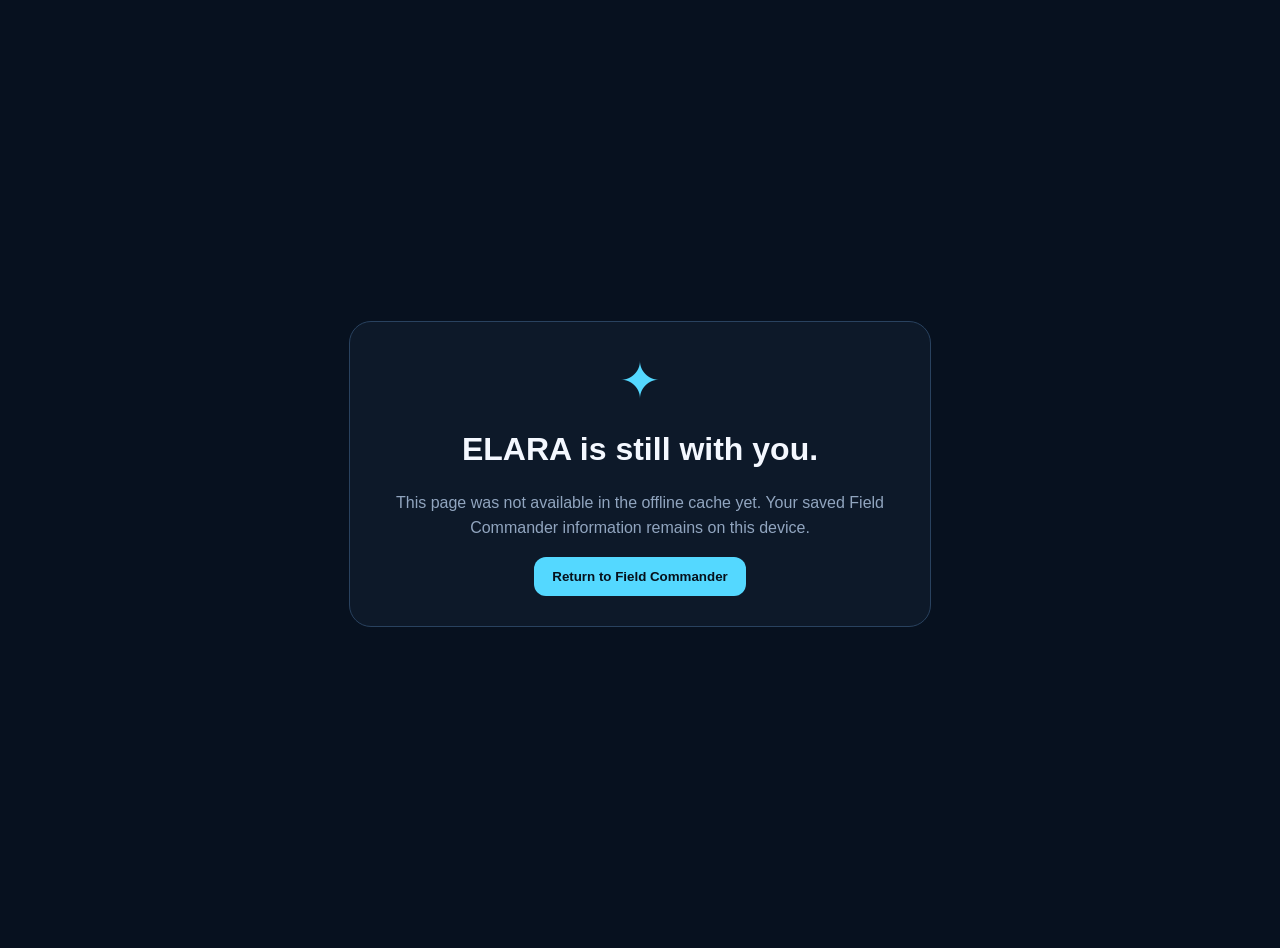
<file: field-commander/offline.html>
<!DOCTYPE html>
<html lang="en">
<head>
<meta charset="UTF-8">
<meta name="viewport" content="width=device-width, initial-scale=1.0">
<meta name="theme-color" content="#07111f">
<title>ELARA Offline</title>
<style>
body{margin:0;min-height:100vh;display:grid;place-items:center;background:#07111f;color:#f4f8ff;font-family:Segoe UI,Arial,sans-serif;padding:24px}
.card{max-width:520px;background:#0d1929;border:1px solid #29425f;border-radius:22px;padding:30px;text-align:center}
.spark{font-size:50px;color:#54d8ff}.muted{color:#91a5bf;line-height:1.6}
button{padding:12px 18px;border:0;border-radius:12px;background:#54d8ff;color:#06111c;font-weight:800}
</style>
</head>
<body>
<div class="card">
<div class="spark">✦</div>
<h1>ELARA is still with you.</h1>
<p class="muted">This page was not available in the offline cache yet. Your saved Field Commander information remains on this device.</p>
<button onclick="location.href='./index.html'">Return to Field Commander</button>
</div>
</body>
</html>
</file>
<file: field-commander/style.css>
*{box-sizing:border-box} :root{--bg:#07111f;--panel:#13243b;--panel-dark:#0d1b2e;--sidebar:#0b1628;--line:#2f80ed;--text:#fff;--muted:#9fb3c8;--danger:#ff6969;--success:#5ee28a} body{margin:0;font-family:Arial,Helvetica,sans-serif;background:var(--bg);color:var(--text)} button,input,textarea,select{font:inherit}.app{display:flex;min-height:100vh}.sidebar{width:270px;flex-shrink:0;background:var(--sidebar);padding:24px;border-right:1px solid var(--line);position:sticky;top:0;height:100vh;overflow-y:auto}.brand{font-size:30px;font-weight:800;letter-spacing:2px}.subtitle{color:var(--muted);margin:6px 0 28px}.sidebar button{display:block;width:100%;margin-bottom:11px;padding:15px;background:var(--panel);color:var(--text);border:1px solid #345d9d;border-radius:12px;text-align:left;cursor:pointer}.sidebar button:hover{background:#1f3a5f}.main{flex:1;padding:32px;min-width:0}.topbar{display:flex;justify-content:space-between;align-items:center;gap:20px;margin-bottom:25px}.topbar h1{margin:0;font-size:38px}.topbar p{color:var(--muted);margin:7px 0 0}.status-pill{padding:10px 16px;border:1px solid var(--success);color:var(--success);border-radius:999px;font-weight:700;white-space:nowrap}.card,.panel{background:var(--panel);border:1px solid var(--line);border-radius:16px;padding:24px;margin-bottom:22px}.card h2,.panel h2{margin-top:0}.dashboard-layout{display:grid;grid-template-columns:2fr 1fr;gap:20px}.grid{display:grid;grid-template-columns:repeat(4,minmax(150px,1fr));gap:16px}.stat{background:var(--panel-dark);border-radius:12px;padding:18px}.stat h3{color:var(--muted);font-size:14px;margin:0 0 10px}.stat p{font-size:28px;font-weight:bold;margin:0}.big-actions{display:grid;grid-template-columns:repeat(2,minmax(220px,1fr));gap:16px}.big-btn,.action-btn{background:#162c49;color:var(--text);border:1px solid #3c6fae;border-radius:12px;padding:18px;font-size:18px;cursor:pointer}.big-btn{min-height:85px;text-align:left;font-weight:700}.big-btn:hover,.action-btn:hover{background:#21466f}.danger-btn{border-color:var(--danger);color:#ffd8d8}.success-btn{border-color:var(--success);color:var(--success)}.alert{background:#3b1d1d;border-color:var(--danger)}.recommendation{background:rgba(47,128,237,.1);border-left:4px solid var(--line);padding:12px;margin:10px 0;border-radius:8px}.task,.activity-item{padding:11px 0;border-bottom:1px solid rgba(255,255,255,.08)}.activity-time{color:#7fb8ff;font-weight:bold;display:inline-block;width:72px}.form-grid{display:grid;grid-template-columns:repeat(2,minmax(220px,1fr));gap:14px}label{display:block;color:var(--muted);margin-bottom:7px;font-weight:700}input,textarea,select{width:100%;background:#091827;color:var(--text);border:1px solid #345d9d;border-radius:10px;padding:13px;margin-bottom:14px}textarea{min-height:120px;resize:vertical}table{width:100%;border-collapse:collapse}th,td{padding:12px;border-bottom:1px solid rgba(255,255,255,.12);text-align:left;vertical-align:top}th{color:#9ed0ff}.table-wrap{overflow-x:auto}.badge{display:inline-block;padding:5px 9px;border-radius:999px;background:var(--panel-dark);border:1px solid #345d9d;font-size:12px}.muted{color:var(--muted)}.preview{white-space:pre-wrap;background:#091827;border:1px solid #345d9d;border-radius:12px;padding:18px;line-height:1.55}.row-actions{display:flex;flex-wrap:wrap;gap:10px}.small-btn{padding:8px 11px;border-radius:8px;border:1px solid #3c6fae;background:#162c49;color:white;cursor:pointer}@media(max-width:980px){.app{display:block}.sidebar{width:100%;height:auto;position:static}.sidebar button{display:inline-block;width:auto;margin:5px}.dashboard-layout,.grid,.big-actions,.form-grid{grid-template-columns:1fr}.main{padding:18px}.topbar h1{font-size:28px}}


/* Voice-first Field Commander */
.voice-hero{background:linear-gradient(135deg,#102b49,#13243b 58%,#182c47);border-color:#5ca8ff;box-shadow:0 18px 50px rgba(0,0,0,.22)}
.eyebrow{display:inline-block;color:#79c7ff;font-size:12px;font-weight:800;letter-spacing:1.7px;margin-bottom:7px}.voice-hero h2{font-size:32px;margin-bottom:8px}.mic-btn{display:flex;align-items:center;justify-content:center;gap:14px;width:100%;min-height:92px;margin:18px 0;background:#1769aa;color:white;border:2px solid #76c6ff;border-radius:18px;font-size:22px;font-weight:800;cursor:pointer;box-shadow:0 8px 24px rgba(0,0,0,.25)}.mic-btn:hover{background:#1d7bc5}.mic-btn.listening{background:#9f2525;border-color:#ff8d8d;animation:pulse 1.2s infinite}.mic-icon{font-size:34px}.voice-input{min-height:130px;font-size:18px;line-height:1.5}.voice-status{min-height:24px;margin-top:13px;padding:10px 12px;border-radius:9px;color:var(--muted)}.voice-status.success{background:rgba(94,226,138,.1);color:#8df0ad}.voice-status.warning{background:rgba(255,105,105,.12);color:#ffb1b1}.voice-status.listening{background:rgba(47,128,237,.16);color:#a9d7ff}.voice-preview{margin-top:18px;background:#091827;border:1px solid #4b8fd0;border-radius:14px;padding:18px}.voice-card{display:flex;gap:14px;align-items:flex-start;background:rgba(255,255,255,.035);border:1px solid rgba(255,255,255,.09);border-radius:12px;padding:14px;margin:10px 0}.voice-card p{margin:6px 0 0;color:#d9e9f8;line-height:1.4}.voice-card-icon{font-size:25px}@keyframes pulse{0%,100%{box-shadow:0 0 0 0 rgba(255,105,105,.5)}50%{box-shadow:0 0 0 14px rgba(255,105,105,0)}}
@media(max-width:600px){.sidebar{display:flex;overflow-x:auto;gap:7px;padding:12px}.sidebar .brand,.sidebar .subtitle{display:none}.sidebar button{min-width:max-content;margin:0;padding:12px}.main{padding:12px}.topbar{align-items:flex-start}.status-pill{font-size:12px}.voice-hero h2{font-size:26px}.mic-btn{min-height:105px}.card,.panel{padding:17px}}

.example-strip{display:flex;flex-wrap:wrap;gap:8px;align-items:center;margin:12px 0 4px}.example-strip b{width:100%;color:#cfe8ff}.example-strip button,.spoken-examples button{background:#173b5f;color:#fff;border:1px solid #4c91ca;border-radius:10px;padding:10px 12px;cursor:pointer}.example-strip button:hover,.spoken-examples button:hover{background:#20547f}.demo-banner{display:flex;gap:12px;align-items:center;flex-wrap:wrap;background:rgba(255,190,70,.12);border:1px solid rgba(255,190,70,.45);padding:13px;border-radius:12px;margin-bottom:16px}.demo-banner b{color:#ffd57b}.demo-banner span{flex:1;min-width:220px}.help-page{max-width:1100px}.how-grid{display:grid;grid-template-columns:repeat(4,1fr);gap:14px;margin:20px 0}.how-step{background:#0b1d2f;border:1px solid #294b69;border-radius:14px;padding:18px}.how-step>b{display:flex;width:34px;height:34px;border-radius:50%;align-items:center;justify-content:center;background:#1769aa;font-size:18px}.how-step h3{margin:12px 0 7px}.how-step p{color:#bdd2e4;line-height:1.5}.inset{background:#0a1827;margin-top:16px}.spoken-examples{display:grid;gap:10px}.spoken-examples button{text-align:left;font-size:16px}@media(max-width:850px){.how-grid{grid-template-columns:1fr 1fr}}@media(max-width:520px){.how-grid{grid-template-columns:1fr}.demo-banner .action-btn{width:100%}}


/* V3 voice command center */
.voice-heading{display:flex;justify-content:space-between;gap:18px;align-items:flex-start}.voice-ready{color:#82efaa;border:1px solid #4abf74;background:rgba(74,191,116,.1);padding:8px 12px;border-radius:999px;font-size:12px;font-weight:800;white-space:nowrap}.primary-mic{font-size:25px;min-height:112px}.voice-coach{display:flex;flex-wrap:wrap;align-items:center;gap:8px;margin:12px 0 18px}.voice-coach b{width:100%;color:#d7ebff}.voice-coach span{background:#0b1c2d;border:1px solid #315c83;border-radius:999px;padding:7px 11px;color:#bcd8ed;font-size:13px}.voice-helper-row{display:flex;gap:7px;flex-wrap:wrap;margin:-5px 0 10px}.voice-helper-row button{background:#102943;border:1px solid #376b98;color:#d8ecff;border-radius:999px;padding:8px 11px;cursor:pointer}.strong-action{font-weight:800;background:#16492c}.preview-title{display:flex;justify-content:space-between;gap:14px;align-items:center}.preview-title h3{margin:4px 0 0}.readback{white-space:nowrap}.check-mark{margin-left:auto;color:#76e59a;font-size:20px;font-weight:900}.voice-warning{background:rgba(255,190,70,.12);border:1px solid rgba(255,190,70,.48);color:#ffd98b;padding:11px;border-radius:10px;margin:10px 0}.approval-box{margin-top:18px;background:#102239;border:1px solid #396c9a;border-radius:12px;padding:16px}.approval-box p{color:#b8cfe2}.sidebar button:last-child{border-color:#77b9ef}@media(max-width:600px){.voice-heading,.preview-title{display:block}.voice-ready{display:inline-block;margin-top:10px}.readback{margin-top:10px;width:100%}.voice-helper-row button{flex:1 1 45%}.row-actions .action-btn{width:100%}}

/* V4 TIMELINE + ACADEMY */
.v4-command-row{display:grid;grid-template-columns:1fr 1fr;gap:14px}
.v4-command{display:grid;grid-template-columns:45px 1fr;grid-template-rows:auto auto;gap:2px 12px;align-items:center;text-align:left;padding:17px;border:1px solid #28415f;border-radius:16px;background:#0d1c2e;color:#fff}
.v4-command:hover{border-color:#54d8ff;transform:translateY(-1px)}
.v4-command span{grid-row:1/3;font-size:28px}
.v4-command b{font-size:16px}
.v4-command small{color:#91a5bf}
.academy-command{background:linear-gradient(135deg,rgba(84,216,255,.08),rgba(124,140,255,.08))}
.timeline-header-card{display:flex;justify-content:space-between;align-items:center;gap:20px}
.timeline-stats{display:flex;gap:12px}
.timeline-stats div{min-width:100px;text-align:center;padding:14px;border:1px solid #28415f;border-radius:14px;background:#0d1c2e}
.timeline-stats strong{display:block;color:#54d8ff;font-size:26px}
.timeline-stats span{font-size:12px;color:#91a5bf}
.timeline-toolbar{display:flex;flex-wrap:wrap;gap:10px;align-items:center;margin-bottom:16px}
.timeline-toolbar input{flex:1;min-width:220px;margin:0}
.timeline-event{display:grid;grid-template-columns:52px 1fr;gap:14px;padding:16px 0;border-bottom:1px solid #223650}
.timeline-icon{width:44px;height:44px;border-radius:14px;display:grid;place-items:center;background:#10233a;font-size:21px}
.timeline-event-top{display:flex;justify-content:space-between;gap:12px}
.timeline-event-top span{color:#91a5bf;font-size:12px}
.timeline-body p{color:#bdcce0;margin:7px 0}
.timeline-tags{display:flex;flex-wrap:wrap;gap:7px}
.timeline-tags span{font-size:11px;padding:5px 8px;border-radius:999px;border:1px solid #29435f;color:#91a5bf}
.timeline-empty{text-align:center;padding:50px 20px;color:#91a5bf}
.timeline-empty span{font-size:42px}
@media(max-width:760px){
  .v4-command-row{grid-template-columns:1fr}
  .timeline-header-card{align-items:stretch;flex-direction:column}
  .timeline-stats{width:100%}
  .timeline-stats div{flex:1}
  .timeline-event-top{flex-direction:column}
}

/* V5 BETA 1 PWA */
.hidden{display:none!important}
.status-pill.connected{color:#9ef2c6;border-color:rgba(98,230,167,.35);background:rgba(98,230,167,.09)}
.status-pill.offline{color:#ffd38a;border-color:rgba(255,198,109,.35);background:rgba(255,198,109,.09)}
.update-banner{display:flex;justify-content:space-between;align-items:center;gap:14px;padding:12px 16px;margin-bottom:16px;border:1px solid rgba(84,216,255,.35);background:rgba(84,216,255,.09);border-radius:13px}
.update-banner button{border:0;border-radius:10px;padding:8px 12px;background:#54d8ff;color:#06111c;font-weight:800}
.modal-backdrop{position:fixed;inset:0;z-index:9999;display:grid;place-items:center;padding:20px;background:rgba(2,7,14,.82);backdrop-filter:blur(8px)}
.welcome-modal{width:min(560px,100%);max-height:90vh;overflow:auto;background:#0d1929;border:1px solid #29425f;border-radius:24px;padding:28px;box-shadow:0 30px 90px rgba(0,0,0,.5)}
.welcome-spark{width:55px;height:55px;border-radius:17px;display:grid;place-items:center;background:linear-gradient(135deg,#54d8ff,#7c8cff);color:#04101b;font-size:27px;margin-bottom:16px}
.welcome-modal h2{font-size:30px;margin:8px 0}
.welcome-modal>p{color:#91a5bf;line-height:1.6}
.welcome-steps{display:grid;gap:11px;margin:22px 0}
.welcome-steps div{display:grid;grid-template-columns:38px 1fr;gap:11px;align-items:center;padding:12px;border-radius:13px;background:#112238}
.welcome-steps b{width:34px;height:34px;border-radius:10px;display:grid;place-items:center;color:#54d8ff;background:#081625}
.suggestion-hero textarea{min-height:130px}
.suggestion-item{display:flex;justify-content:space-between;gap:14px;padding:14px 0;border-bottom:1px solid #29425f}
.suggestion-item p{color:#91a5bf;font-size:12px;margin:5px 0 0}
.suggestion-item>span{height:max-content;padding:5px 9px;border-radius:999px;border:1px solid #29425f;color:#54d8ff;font-size:11px}
.v5-product-card{display:flex;justify-content:space-between;align-items:center;gap:20px;background:linear-gradient(135deg,rgba(84,216,255,.08),rgba(124,140,255,.08))}
@media(max-width:720px){
  .v5-product-card,.suggestion-item{align-items:stretch;flex-direction:column}
  .sidebar{padding-bottom:90px}
}
</file>
<file: field-commander/academy/academy.css>
:root{
  --bg:#07101d;
  --panel:#0d1929;
  --panel-2:#111f32;
  --line:#223650;
  --text:#f4f8ff;
  --muted:#91a5bf;
  --accent:#54d8ff;
  --accent-2:#7c8cff;
  --success:#62e6a7;
  --warning:#ffc66d;
  --shadow:0 24px 60px rgba(0,0,0,.35);
}
*{box-sizing:border-box}
body{margin:0;font-family:Inter,Segoe UI,Arial,sans-serif;background:radial-gradient(circle at top right,#102846 0,#07101d 42%,#050b14 100%);color:var(--text);min-height:100vh}
button,input{font:inherit}
button{cursor:pointer}
.app-shell{display:grid;grid-template-columns:300px 1fr;min-height:100vh}
.sidebar{padding:34px 26px;border-right:1px solid var(--line);background:rgba(7,16,29,.92);position:sticky;top:0;height:100vh;overflow:auto}
.brand-mark{width:48px;height:48px;border-radius:16px;display:grid;place-items:center;font-size:24px;background:linear-gradient(135deg,var(--accent),var(--accent-2));box-shadow:0 0 32px rgba(84,216,255,.3);margin-bottom:18px}
.sidebar h1{margin:0;font-size:26px}
.sidebar p{color:var(--muted);line-height:1.5;margin:8px 0 28px}
.search-label{display:block;color:var(--muted);font-size:13px;font-weight:700;margin-bottom:8px;text-transform:uppercase;letter-spacing:.08em}
.search{width:100%;border:1px solid var(--line);background:var(--panel);color:var(--text);border-radius:14px;padding:14px 15px;outline:none}
.search:focus{border-color:var(--accent);box-shadow:0 0 0 3px rgba(84,216,255,.12)}
.filters{display:grid;gap:9px;margin-top:20px}
.filter-btn{border:1px solid var(--line);background:transparent;color:var(--muted);padding:11px 13px;border-radius:12px;text-align:left}
.filter-btn.active,.filter-btn:hover{background:var(--panel-2);color:var(--text);border-color:#335273}
.side-note{margin-top:30px;padding:16px;border-radius:15px;background:linear-gradient(145deg,rgba(84,216,255,.1),rgba(124,140,255,.08));border:1px solid rgba(84,216,255,.2)}
.side-note strong,.side-note span{display:block}
.side-note span{color:var(--muted);font-size:13px;line-height:1.5;margin-top:6px}
.main{padding:30px 42px 60px;min-width:0}
.topbar{display:flex;align-items:center;justify-content:space-between;gap:20px;margin-bottom:28px}
.eyebrow{font-size:12px;color:var(--accent);letter-spacing:.14em;font-weight:800}
.topbar h2{font-size:30px;margin:7px 0 0}
.secondary-btn,.primary-btn,.voice-btn,.back-btn{border-radius:13px;padding:12px 16px;border:1px solid var(--line);color:var(--text);background:var(--panel)}
.secondary-btn:hover,.back-btn:hover{border-color:var(--accent)}
.primary-btn{background:linear-gradient(135deg,var(--accent),var(--accent-2));border:none;color:#03101b;font-weight:800}
.voice-btn{background:rgba(84,216,255,.1);border-color:rgba(84,216,255,.35)}
.welcome-card{display:flex;justify-content:space-between;align-items:center;gap:30px;padding:28px;border:1px solid var(--line);border-radius:22px;background:linear-gradient(145deg,rgba(17,31,50,.95),rgba(9,22,38,.95));box-shadow:var(--shadow);margin-bottom:24px}
.welcome-card h3{font-size:26px;margin:12px 0 8px}
.welcome-card p{color:var(--muted);max-width:680px;line-height:1.6;margin:0}
.welcome-stat{text-align:center;min-width:150px;padding:20px;border-left:1px solid var(--line)}
.welcome-stat strong{display:block;font-size:36px;color:var(--accent)}
.welcome-stat span{color:var(--muted);font-size:13px}
.pill{display:inline-flex;padding:6px 10px;border-radius:999px;background:rgba(84,216,255,.12);color:var(--accent);font-size:12px;font-weight:800;letter-spacing:.04em}
.card-grid{display:grid;grid-template-columns:repeat(auto-fit,minmax(260px,1fr));gap:16px}
.knowledge-card{border:1px solid var(--line);background:rgba(13,25,41,.92);border-radius:18px;padding:20px;text-align:left;color:var(--text);transition:.2s transform,.2s border-color,.2s background;min-height:190px}
.knowledge-card:hover{transform:translateY(-3px);border-color:var(--accent);background:var(--panel-2)}
.card-top{display:flex;justify-content:space-between;gap:12px;align-items:center}
.spark{color:var(--accent);font-size:20px}
.knowledge-card h3{font-size:20px;margin:18px 0 10px}
.knowledge-card p{color:var(--muted);line-height:1.55;margin:0}
.learned{margin-top:14px;color:var(--success);font-size:12px;font-weight:800}
.hidden{display:none!important}
.lesson-view{max-width:940px;margin:0 auto}
.back-btn{margin-bottom:18px}
.lesson-card{border:1px solid var(--line);border-radius:24px;background:rgba(13,25,41,.96);box-shadow:var(--shadow);padding:30px}
.lesson-header{display:flex;justify-content:space-between;gap:24px;align-items:flex-start;padding-bottom:24px;border-bottom:1px solid var(--line)}
.lesson-header h2{font-size:38px;margin:14px 0 8px}
.lesson-short{font-size:18px;color:var(--muted);line-height:1.5;margin:0}
.lesson-sections{display:grid;gap:14px;margin:24px 0}
.lesson-sections section{display:grid;grid-template-columns:44px 1fr;gap:16px;padding:18px;border-radius:16px;background:var(--panel-2);border:1px solid transparent}
.lesson-sections h3{margin:0 0 7px;font-size:16px}
.lesson-sections p{color:var(--muted);line-height:1.6;margin:0}
.section-icon{width:38px;height:38px;border-radius:12px;display:grid;place-items:center;background:rgba(84,216,255,.1);color:var(--accent);font-weight:900}
.warning-section{border-color:rgba(255,198,109,.25)!important}
.warning-section .section-icon{background:rgba(255,198,109,.12);color:var(--warning)}
.tip-section{border-color:rgba(98,230,167,.25)!important}
.tip-section .section-icon{background:rgba(98,230,167,.12);color:var(--success)}
.related-box{padding:20px;border-top:1px solid var(--line)}
.related-box h3{margin-top:0}
.related-terms{display:flex;flex-wrap:wrap;gap:9px}
.related-term{border:1px solid var(--line);background:transparent;color:var(--muted);padding:8px 11px;border-radius:999px}
.related-term:hover{color:var(--text);border-color:var(--accent)}
.legal-note{padding:14px 16px;border-radius:12px;background:rgba(255,198,109,.08);border:1px solid rgba(255,198,109,.22);color:#f7dcae;margin-top:16px}
.lesson-actions{display:flex;justify-content:space-between;gap:12px;align-items:center;margin-top:26px}
.empty-state{grid-column:1/-1;text-align:center;padding:60px 20px;color:var(--muted)}
@media(max-width:820px){
  .app-shell{display:block}
  .sidebar{position:relative;height:auto;border-right:none;border-bottom:1px solid var(--line);padding:22px}
  .filters{display:flex;overflow:auto;padding-bottom:4px}
  .filter-btn{white-space:nowrap}
  .side-note{display:none}
  .main{padding:22px 16px 50px}
  .topbar,.welcome-card,.lesson-header{align-items:stretch;flex-direction:column}
  .welcome-stat{border-left:none;border-top:1px solid var(--line);width:100%}
  .lesson-card{padding:20px}
  .lesson-header h2{font-size:31px}
  .lesson-actions{display:grid;grid-template-columns:1fr 1fr}
  .lesson-actions .primary-btn{grid-column:1/-1;grid-row:1}
}
</file>
<file: field-commander/bid-commander/style.css>
:root{
  --bg:#07101d;
  --panel:#0d1929;
  --panel2:#112238;
  --line:#29425f;
  --text:#f4f8ff;
  --muted:#91a5bf;
  --accent:#54d8ff;
  --accent2:#7c8cff;
  --good:#62e6a7;
  --warn:#ffc66d;
  --bad:#ff7d8e;
}
*{box-sizing:border-box}
body{margin:0;font-family:Segoe UI,Arial,sans-serif;background:linear-gradient(135deg,#050b14,#07101d 55%,#0b1b31);color:var(--text);min-height:100vh}
button,input,textarea,select{font:inherit}
button{cursor:pointer}
.app-shell{display:grid;grid-template-columns:285px 1fr;min-height:100vh}
.sidebar{background:rgba(6,14,25,.96);border-right:1px solid var(--line);padding:28px 22px;position:sticky;top:0;height:100vh;overflow:auto}
.brand{width:48px;height:48px;border-radius:15px;display:grid;place-items:center;font-size:24px;background:linear-gradient(135deg,var(--accent),var(--accent2));color:#05101c;margin-bottom:16px}
.sidebar h1{font-size:23px;margin:0}
.sidebar p{color:var(--muted);line-height:1.5;margin:8px 0 24px}
.nav{width:100%;text-align:left;border:1px solid transparent;background:transparent;color:var(--muted);padding:12px 13px;border-radius:12px;margin:4px 0}
.nav:hover,.nav.active{background:var(--panel2);color:var(--text);border-color:var(--line)}
.sidebar-note{margin-top:24px;padding:15px;border-radius:14px;background:rgba(84,216,255,.08);border:1px solid rgba(84,216,255,.2)}
.sidebar-note strong,.sidebar-note span{display:block}
.sidebar-note span{font-size:12px;color:var(--muted);line-height:1.5;margin-top:5px}
main{padding:28px 38px 60px;min-width:0}
.topbar{display:flex;align-items:center;justify-content:space-between;gap:20px;margin-bottom:24px}
.eyebrow{font-size:11px;color:var(--accent);font-weight:800;letter-spacing:.12em}
.topbar h2{font-size:30px;margin:6px 0 0}
.primary,.secondary,.danger{border-radius:12px;padding:11px 16px;font-weight:700}
.primary{border:0;background:linear-gradient(135deg,var(--accent),var(--accent2));color:#04101b}
.secondary{border:1px solid var(--line);background:var(--panel);color:var(--text)}
.danger{border:1px solid rgba(255,125,142,.4);background:rgba(255,125,142,.08);color:#ffb8c2}
.grid{display:grid;grid-template-columns:repeat(auto-fit,minmax(240px,1fr));gap:15px}
.card{background:rgba(13,25,41,.96);border:1px solid var(--line);border-radius:18px;padding:20px;margin-bottom:16px}
.card h3{margin-top:0}
.stat strong{display:block;font-size:32px;color:var(--accent)}
.stat span{color:var(--muted);font-size:13px}
.muted{color:var(--muted)}
.form-grid{display:grid;grid-template-columns:1fr 1fr;gap:15px}
label{display:block;font-size:13px;font-weight:700;color:#c7d5e8;margin-bottom:7px}
input,textarea,select{width:100%;background:#0a1727;color:var(--text);border:1px solid var(--line);border-radius:12px;padding:12px;outline:none}
input:focus,textarea:focus,select:focus{border-color:var(--accent)}
textarea{min-height:110px;resize:vertical}
.full{grid-column:1/-1}
.actions{display:flex;gap:10px;flex-wrap:wrap;margin-top:16px}
.bid-row{display:flex;justify-content:space-between;gap:15px;align-items:center;padding:15px 0;border-bottom:1px solid var(--line)}
.badge{display:inline-flex;padding:5px 9px;border-radius:999px;background:rgba(84,216,255,.1);color:var(--accent);font-size:12px;font-weight:800}
.progress{height:10px;background:#07101d;border-radius:999px;overflow:hidden}
.progress span{display:block;height:100%;background:linear-gradient(90deg,var(--accent),var(--good))}
.check-row{display:grid;grid-template-columns:24px 1fr;gap:11px;padding:12px;border-bottom:1px solid var(--line)}
.check-row input{width:auto}
.price-table{width:100%;border-collapse:collapse}
.price-table th,.price-table td{text-align:left;padding:11px;border-bottom:1px solid var(--line)}
.price-table input{min-width:100px}
.score-ring{width:130px;height:130px;border-radius:50%;display:grid;place-items:center;background:conic-gradient(var(--good) calc(var(--score)*1%),#16263a 0);position:relative}
.score-ring:before{content:"";position:absolute;width:96px;height:96px;border-radius:50%;background:var(--panel)}
.score-ring strong{position:relative;font-size:28px}
.warning{padding:13px;border-radius:12px;background:rgba(255,198,109,.08);border:1px solid rgba(255,198,109,.25);color:#f8dcaa;margin:10px 0}
.good{padding:13px;border-radius:12px;background:rgba(98,230,167,.08);border:1px solid rgba(98,230,167,.25);color:#aef4cf;margin:10px 0}
.lesson{border-left:3px solid var(--accent);padding-left:15px;margin:17px 0}
.lesson h4{margin:0 0 7px}
.empty{text-align:center;padding:50px;color:var(--muted)}
@media(max-width:800px){
  .app-shell{display:block}
  .sidebar{position:relative;height:auto}
  main{padding:22px 15px 50px}
  .topbar,.bid-row{align-items:stretch;flex-direction:column}
  .form-grid{grid-template-columns:1fr}
  .full{grid-column:auto}
}
</file>
